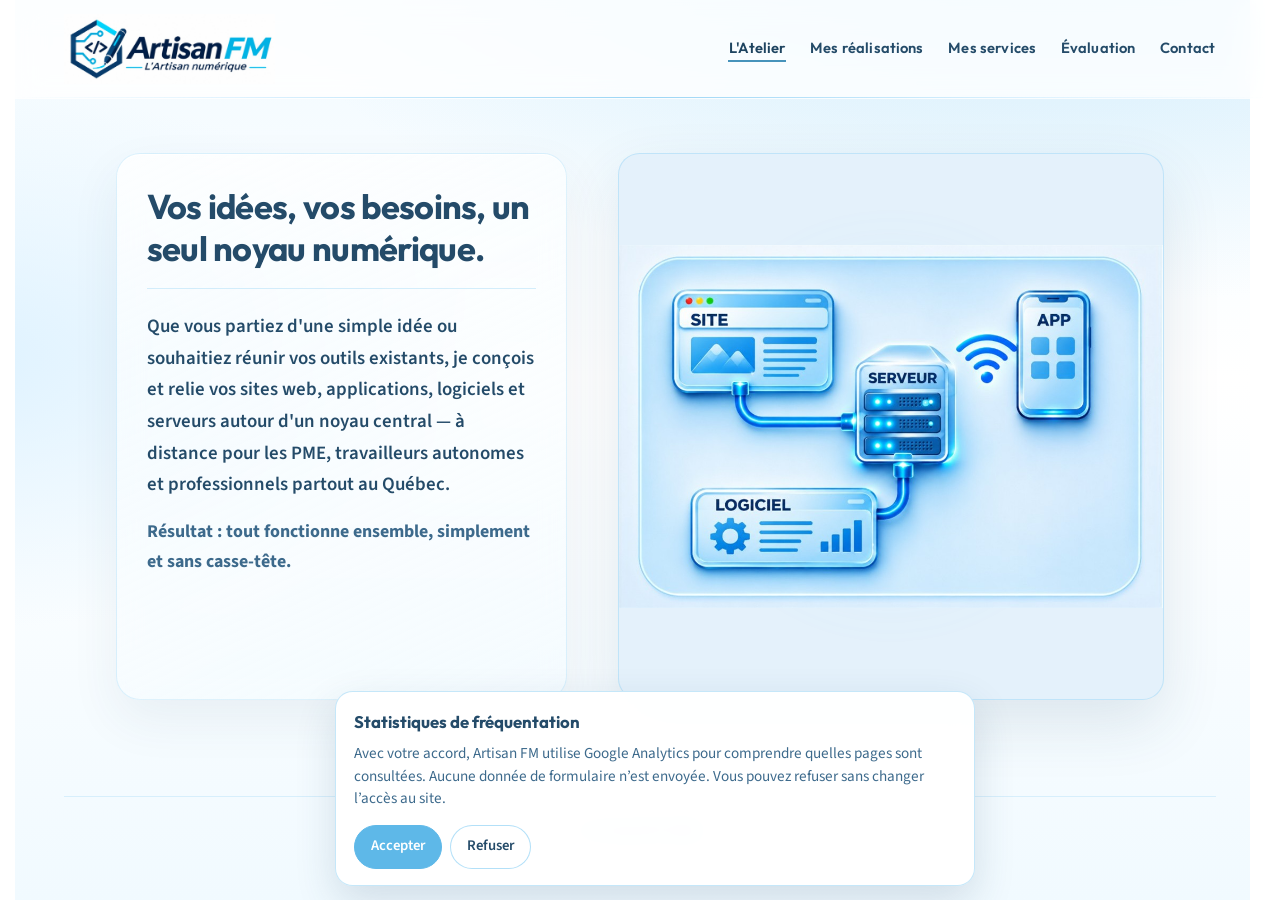
<file: index.html>
<!DOCTYPE html>
<html lang="fr-CA">
<head>
    <meta charset="UTF-8">
    <meta name="viewport" content="width=device-width, initial-scale=1">
    <meta name="robots" content="index, follow">
    <title>Artisan FM — Sites web, applications et logiciels sur mesure au Québec</title>
    <meta name="description" content="Création de sites web au Québec, développement d'applications et logiciels sur mesure, assemblage d'outils numériques, maintenance et soutien technique à distance pour PME.">
    <meta name="author" content="Francis Manseau">
    <link rel="canonical" href="https://artisanfm.ca/">
    <meta property="og:type" content="website">
    <meta property="og:locale" content="fr_CA">
    <meta property="og:site_name" content="Artisan FM">
    <meta property="og:url" content="https://artisanfm.ca/">
    <meta property="og:title" content="Artisan FM — Sites web, applications et logiciels sur mesure au Québec">
    <meta property="og:description" content="Solutions numériques pour PME, travailleurs autonomes et professionnels partout au Québec : sites web, applications, logiciels sur mesure, connexion d'outils et soutien à distance.">
    <meta property="og:image" content="https://artisanfm.ca/assets/brand/og-artisan-fm.png?v=og-frame-1">
    <meta property="og:image:width" content="1200">
    <meta property="og:image:height" content="630">
    <meta property="og:image:alt" content="Artisan FM — L'Artisan numérique">
    <meta name="twitter:card" content="summary_large_image">
    <meta name="twitter:title" content="Artisan FM — Sites web, applications et logiciels sur mesure au Québec">
    <meta name="twitter:description" content="Création de sites web au Québec, applications et logiciels sur mesure, maintenance et soutien technique à distance pour PME.">
    <meta name="twitter:image" content="https://artisanfm.ca/assets/brand/og-artisan-fm.png?v=og-frame-1">
    <link rel="icon" href="assets/brand/favicon.png?v=logo-hex-1" type="image/png">
    <link rel="apple-touch-icon" href="assets/brand/apple-touch-icon.png?v=logo-hex-1">
    <link rel="stylesheet" href="css/theme-lumineux.css?v=nav-mobile-1">
    <link rel="stylesheet" href="css/accueil.css?v=hero-tint-4">
    <script type="application/ld+json">
    {
      "@context": "https://schema.org",
      "@type": "ProfessionalService",
      "name": "Artisan FM",
      "alternateName": "L'Artisan numérique",
      "url": "https://artisanfm.ca/",
      "logo": "https://artisanfm.ca/assets/brand/logo-artisan-fm-complet.png?v=logo-hex-1",
      "image": "https://artisanfm.ca/assets/brand/logo-artisan-fm-complet.png?v=logo-hex-1",
      "description": "Artisan numérique indépendant au Québec. Création de sites web sur mesure, développement d'applications, logiciels personnalisés, assemblage, interconnexion, automatisation complémentaire et maintenance.",
      "email": "contact@artisanfm.ca",
      "founder": {
        "@type": "Person",
        "name": "Francis Manseau",
        "jobTitle": "Artisan numérique indépendant",
        "url": "https://artisanfm.ca/contact/"
      },
      "areaServed": [
        { "@type": "AdministrativeArea", "name": "Québec" },
        { "@type": "Country", "name": "Canada" }
      ],
      "availableLanguage": ["fr"],
      "priceRange": "75–100 $ CA/h",
      "serviceType": [
        "Création de sites web au Québec",
        "Développement d'applications sur mesure",
        "Création de logiciels sur mesure",
        "Assemblage et connexion d'outils numériques",
        "Maintenance de sites web",
        "Soutien technique à distance",
        "Solutions numériques pour PME au Québec"
      ],
      "hasOfferCatalog": {
        "@type": "OfferCatalog",
        "name": "Services Artisan FM",
        "itemListElement": [
          {
            "@type": "Offer",
            "priceSpecification": {
              "@type": "UnitPriceSpecification",
              "price": 100,
              "priceCurrency": "CAD",
              "unitCode": "HUR"
            },
            "itemOffered": {
              "@type": "Service",
              "name": "Création de sites web sur mesure",
              "description": "Sites vitrines, boutiques et plateformes web personnalisées pour PME et professionnels partout au Québec."
            }
          },
          {
            "@type": "Offer",
            "priceSpecification": {
              "@type": "UnitPriceSpecification",
              "price": 100,
              "priceCurrency": "CAD",
              "unitCode": "HUR"
            },
            "itemOffered": {
              "@type": "Service",
              "name": "Développement d'applications sur mesure",
              "description": "Applications adaptées aux besoins des utilisateurs, travailleurs autonomes et PME."
            }
          },
          {
            "@type": "Offer",
            "priceSpecification": {
              "@type": "UnitPriceSpecification",
              "price": 100,
              "priceCurrency": "CAD",
              "unitCode": "HUR"
            },
            "itemOffered": {
              "@type": "Service",
              "name": "Création de logiciels sur mesure",
              "description": "Outils de gestion, de calcul, d'organisation et de traitement d'informations."
            }
          },
          {
            "@type": "Offer",
            "priceSpecification": {
              "@type": "UnitPriceSpecification",
              "price": 100,
              "priceCurrency": "CAD",
              "unitCode": "HUR"
            },
            "itemOffered": {
              "@type": "Service",
              "name": "Assemblage et connexion d'outils numériques",
              "description": "Relier logiciels, applications et systèmes ; automatiser certaines tâches lorsque c'est pertinent."
            }
          },
          {
            "@type": "Offer",
            "priceSpecification": {
              "@type": "UnitPriceSpecification",
              "price": 75,
              "priceCurrency": "CAD",
              "unitCode": "HUR"
            },
            "itemOffered": {
              "@type": "Service",
              "name": "Maintenance de sites web et soutien technique à distance",
              "description": "Accompagnement après livraison, petites modifications, résolution de problèmes et ajustements évolutifs."
            }
          }
        ]
      }
    }
    </script>
</head>
<body class="page-atelier theme-lumineux">
    <a class="skip-link" href="#contenu">Aller au contenu</a>
    <header class="site-header">
        <a class="brand" href="index.html">
            <img class="brand-logo" src="assets/brand/logo-artisan-fm-complet.png?v=logo-hex-1" alt="Artisan FM — L'Artisan numérique" width="1024" height="341" decoding="async">
        </a>
        <button class="nav-toggle" type="button" aria-expanded="false" aria-controls="site-nav">Menu</button>
        <nav class="site-nav" id="site-nav" data-root="" data-active="atelier" aria-label="Navigation principale">
            <a href="index.html" aria-current="page">L'Atelier</a>
            <a href="realisations/index.html">Mes réalisations</a>
            <a href="services/index.html">Mes services</a>
            <a href="soumission/index.html">Évaluation</a>
            <a href="contact/index.html">Contact</a>
        </nav>
    </header>

    <main id="contenu">
        <section class="hero-assemble" aria-labelledby="hero-titre">
            <div class="hero-assemble__copy">
                <h1 id="hero-titre" class="hero-assemble__titre">Vos idées, vos besoins, un seul noyau numérique.</h1>

                <p class="hero-assemble__lead">Que vous partiez d'une simple idée ou souhaitiez réunir vos outils existants, je conçois et relie vos sites web, applications, logiciels et serveurs autour d'un noyau central — à distance pour les PME, travailleurs autonomes et professionnels partout au Québec.</p>

                <p class="hero-assemble__p"><strong>Résultat : tout fonctionne ensemble, simplement et sans casse-tête.</strong></p>
            </div>

            <div class="assemble-scene" id="assemble-scene" role="img" aria-label="Site et logiciel reliés au serveur par fibre optique ; application mobile communiquant sans fil.">
                <div class="assemble-scene__glow"></div>
                <div class="assemble-ref">
                    <img
                        class="assemble-ref__img"
                        src="assets/accueil/reseau-reference.jpg?v=neo2"
                        alt="Illustration : site web et logiciel reliés à un serveur par fibre optique, application mobile en communication sans fil."
                        width="1024"
                        height="682"
                        decoding="async"
                        fetchpriority="high">
                </div>

                <svg class="assemble-overlay" viewBox="0 0 1024 682" preserveAspectRatio="xMidYMid meet" role="presentation">
                    <defs>
                        <!--
                          Chemins maîtres alignés sur reseau-reference.jpg (1024×682, illustration Néo v2).
                          Un chemin par fibre — animations aller/retour partagent le même tracé.
                        -->
                        <path id="fiber-site" fill="none" d="M 252 220 C 248 232, 242 242, 228 256 C 220 268, 224 288, 227 306 C 229 318, 242 328, 268 333 L 420 333 C 432 333, 440 330, 445 324" />
                        <path id="fiber-soft" fill="none" d="M 475 501 L 485 501 L 497 501 L 504 499 L 511 497 L 513 492 L 520 489 L 529 490 L 533 485 L 535 479 L 530 470 L 532 464 L 538 456 L 532 448 L 536 440 L 534 432 L 533 424 L 530 419 L 526 410 L 530 400 L 536 395 L 536 388 L 536 382" />
                    </defs>

                    <g class="fiber-pulses">
                        <!-- Rouge : vers le serveur — 2 par fibre -->
                        <circle class="fiber-pulse fiber-pulse--in" r="6.6" cx="0" cy="0">
                            <animateMotion dur="3.5s" repeatCount="indefinite" calcMode="linear">
                                <mpath href="#fiber-site" />
                            </animateMotion>
                        </circle>
                        <circle class="fiber-pulse fiber-pulse--in" r="6.6" cx="0" cy="0">
                            <animateMotion dur="3.5s" repeatCount="indefinite" calcMode="linear" begin="1.75s">
                                <mpath href="#fiber-site" />
                            </animateMotion>
                        </circle>
                        <circle class="fiber-pulse fiber-pulse--in" r="6.3" cx="0" cy="0">
                            <animateMotion dur="3.2s" repeatCount="indefinite" calcMode="linear">
                                <mpath href="#fiber-soft" />
                            </animateMotion>
                        </circle>
                        <circle class="fiber-pulse fiber-pulse--in" r="6.3" cx="0" cy="0">
                            <animateMotion dur="3.2s" repeatCount="indefinite" calcMode="linear" begin="1.6s">
                                <mpath href="#fiber-soft" />
                            </animateMotion>
                        </circle>
                        <!-- Vert : en aval du serveur — 2 par fibre -->
                        <circle class="fiber-pulse fiber-pulse--out" r="6.6" cx="0" cy="0">
                            <animateMotion dur="3.5s" repeatCount="indefinite" calcMode="linear" keyPoints="1;0" keyTimes="0;1">
                                <mpath href="#fiber-site" />
                            </animateMotion>
                        </circle>
                        <circle class="fiber-pulse fiber-pulse--out" r="6.6" cx="0" cy="0">
                            <animateMotion dur="3.5s" repeatCount="indefinite" calcMode="linear" keyPoints="1;0" keyTimes="0;1" begin="1.75s">
                                <mpath href="#fiber-site" />
                            </animateMotion>
                        </circle>
                        <circle class="fiber-pulse fiber-pulse--out" r="6.3" cx="0" cy="0">
                            <animateMotion dur="3.2s" repeatCount="indefinite" calcMode="linear" keyPoints="1;0" keyTimes="0;1">
                                <mpath href="#fiber-soft" />
                            </animateMotion>
                        </circle>
                        <circle class="fiber-pulse fiber-pulse--out" r="6.3" cx="0" cy="0">
                            <animateMotion dur="3.2s" repeatCount="indefinite" calcMode="linear" keyPoints="1;0" keyTimes="0;1" begin="1.6s">
                                <mpath href="#fiber-soft" />
                            </animateMotion>
                        </circle>
                    </g>

                    <g class="wifi-boost">
                        <path class="wifi-ring" d="M 588 355 Q 616 300, 644 355" />
                        <path class="wifi-ring wifi-ring--b" d="M 576 368 Q 616 285, 656 368" />
                        <path class="wifi-ring" d="M 566 380 Q 616 272, 666 380" />
                    </g>
                </svg>
            </div>
        </section>
    </main>
    <footer class="site-footer">
        <p>&copy; ArtisanFM 2026</p>
    </footer>

    <script src="js/nav.js?v=evaluation-1"></script>
    <script src="js/assemble.js?v=hero-tint-4"></script>
    <script src="js/consent-analytics.js?v=1" defer></script>
</body>
</html>
</file>
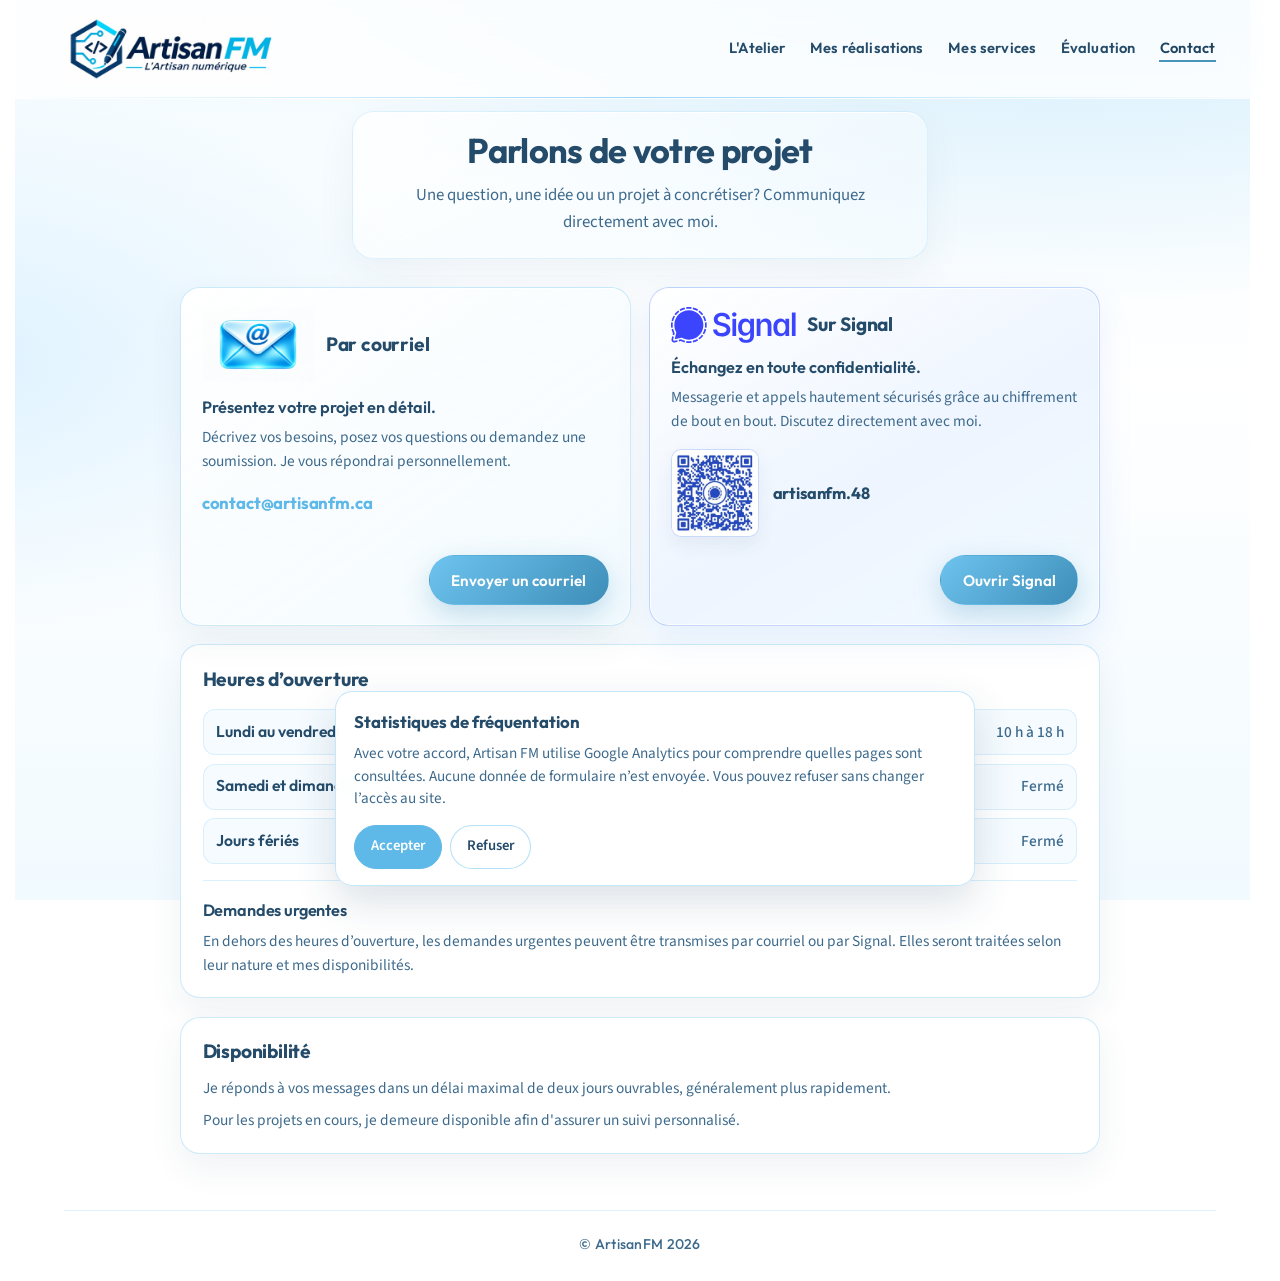
<file: contact/index.html>
<!DOCTYPE html>
<html lang="fr-CA">
<head>
    <meta charset="UTF-8">
    <meta name="viewport" content="width=device-width, initial-scale=1">
    <meta name="robots" content="index, follow">
    <title>Contact | Soutien technique à distance et projets au Québec — Artisan FM</title>
    <meta name="description" content="Contactez Francis Manseau (Artisan FM) pour vos solutions numériques pour PME, sites web, applications, maintenance ou soutien technique à distance partout au Québec.">
    <meta name="author" content="Francis Manseau">
    <link rel="canonical" href="https://artisanfm.ca/contact/">
    <meta property="og:type" content="website">
    <meta property="og:locale" content="fr_CA">
    <meta property="og:site_name" content="Artisan FM">
    <meta property="og:url" content="https://artisanfm.ca/contact/">
    <meta property="og:title" content="Contact | Artisan FM — Québec">
    <meta property="og:description" content="Services numériques à distance partout au Québec pour PME, travailleurs autonomes et professionnels. Courriel ou Signal.">
    <meta property="og:image" content="https://artisanfm.ca/assets/brand/og-artisan-fm.png?v=og-frame-1">
    <meta property="og:image:width" content="1200">
    <meta property="og:image:height" content="630">
    <meta property="og:image:alt" content="Artisan FM — L'Artisan numérique">
    <meta name="twitter:card" content="summary_large_image">
    <meta name="twitter:title" content="Contact | Artisan FM">
    <meta name="twitter:description" content="Solutions numériques et soutien technique à distance partout au Québec — contact@artisanfm.ca ou Signal.">
    <meta name="twitter:image" content="https://artisanfm.ca/assets/brand/og-artisan-fm.png?v=og-frame-1">
    <link rel="icon" href="../assets/brand/favicon.png?v=logo-hex-1" type="image/png">
    <link rel="apple-touch-icon" href="../assets/brand/apple-touch-icon.png?v=logo-hex-1">
    <link rel="stylesheet" href="../css/theme-lumineux.css?v=nav-mobile-1">
    <link rel="stylesheet" href="../css/contact.css?v=page-gutter-4">
    <script type="application/ld+json">
    {
      "@context": "https://schema.org",
      "@type": "ContactPage",
      "name": "Contact — Artisan FM",
      "url": "https://artisanfm.ca/contact/",
      "description": "Contacter Francis Manseau, artisan numérique indépendant au Québec, pour un projet ou un suivi.",
      "isPartOf": { "@type": "WebSite", "name": "Artisan FM", "url": "https://artisanfm.ca/" },
      "about": {
        "@type": "Person",
        "name": "Francis Manseau",
        "jobTitle": "Artisan numérique indépendant",
        "email": "contact@artisanfm.ca",
        "url": "https://artisanfm.ca/",
        "worksFor": { "@type": "ProfessionalService", "name": "Artisan FM", "url": "https://artisanfm.ca/" }
      }
    }
    </script>
</head>
<body class="page-contact theme-lumineux">
    <a class="skip-link" href="#contenu">Aller au contenu</a>
    <header class="site-header">
        <a class="brand" href="../index.html">
            <img class="brand-logo" src="../assets/brand/logo-artisan-fm-complet.png?v=logo-hex-1" alt="Artisan FM — L'Artisan numérique" width="1024" height="341" decoding="async">
        </a>
        <button class="nav-toggle" type="button" aria-expanded="false" aria-controls="site-nav">Menu</button>
        <nav class="site-nav" id="site-nav" data-root="../" data-active="contact" aria-label="Navigation principale">
            <a href="../index.html">L'Atelier</a>
            <a href="../realisations/index.html">Mes réalisations</a>
            <a href="../services/index.html">Mes services</a>
            <a href="../soumission/index.html">Évaluation</a>
            <a href="../contact/index.html" aria-current="page">Contact</a>
        </nav>
    </header>

    <main id="contenu">
        <header class="contact-intro">
            <h1>Parlons de votre projet</h1>
            <p>Une question, une idée ou un projet à concrétiser? Communiquez directement avec moi.</p>
        </header>

        <div class="contact-duo">
            <article class="contact-panel contact-panel--email">
                <div class="contact-panel__head">
                    <img
                        class="contact-panel__icon contact-panel__icon--email"
                        src="../assets/contact/icone-email.png?v=dispo-3"
                        alt=""
                        width="256"
                        height="256"
                        decoding="async">
                    <h2 class="contact-panel__title">Par courriel</h2>
                </div>
                <p class="contact-panel__lead">Présentez votre projet en détail.</p>
                <p class="contact-panel__text">Décrivez vos besoins, posez vos questions ou demandez une soumission. Je vous répondrai personnellement.</p>
                <p class="contact-panel__id">
                    <a href="mailto:contact@artisanfm.ca">contact@artisanfm.ca</a>
                </p>
                <div class="contact-panel__actions">
                    <a class="btn btn-primary" href="mailto:contact@artisanfm.ca">Envoyer un courriel</a>
                </div>
            </article>

            <article class="contact-panel contact-panel--signal">
                <div class="contact-panel__head">
                    <img
                        class="contact-panel__icon contact-panel__icon--signal"
                        src="../assets/contact/icone-signal.svg?v=dispo-2"
                        alt=""
                        width="560"
                        height="160"
                        decoding="async">
                    <h2 class="contact-panel__title">Sur Signal</h2>
                </div>
                <p class="contact-panel__lead">Échangez en toute confidentialité.</p>
                <p class="contact-panel__text">Messagerie et appels hautement sécurisés grâce au chiffrement de bout en bout. Discutez directement avec moi.</p>
                <div class="contact-panel__signal-row">
                    <a
                        class="contact-panel__qr"
                        href="https://signal.me/#eu/eMQDsLR4J5RsTX5u9DFFXiJTztq7CQgzHd_HFuCDbXTUvaRpvoZKaogABhO3iwLw"
                        target="_blank"
                        rel="noopener noreferrer">
                        <img src="../assets/contact/signal-qr.png" alt="Code QR Signal — artisanfm.48" width="512" height="512" decoding="async">
                    </a>
                    <p class="contact-panel__id contact-panel__id--signal">artisanfm.48</p>
                </div>
                <div class="contact-panel__actions">
                    <a
                        class="btn btn-primary contact-panel__btn-signal"
                        href="https://signal.me/#eu/eMQDsLR4J5RsTX5u9DFFXiJTztq7CQgzHd_HFuCDbXTUvaRpvoZKaogABhO3iwLw"
                        target="_blank"
                        rel="noopener noreferrer">Ouvrir Signal</a>
                </div>
            </article>
        </div>

        <article class="contact-panel contact-panel--heures">
            <h2 class="contact-panel__title">Heures d’ouverture</h2>
            <dl class="contact-heures">
                <div class="contact-heures__row">
                    <dt>Lundi au vendredi</dt>
                    <dd>10&nbsp;h à 18&nbsp;h</dd>
                </div>
                <div class="contact-heures__row">
                    <dt>Samedi et dimanche</dt>
                    <dd>Fermé</dd>
                </div>
                <div class="contact-heures__row">
                    <dt>Jours fériés</dt>
                    <dd>Fermé</dd>
                </div>
            </dl>
            <div class="contact-heures__urgent">
                <h3 class="contact-heures__urgent-title">Demandes urgentes</h3>
                <p class="contact-panel__text">En dehors des heures d’ouverture, les demandes urgentes peuvent être transmises par courriel ou par Signal. Elles seront traitées selon leur nature et mes disponibilités.</p>
            </div>
        </article>

        <article class="contact-panel contact-panel--dispo">
            <h2 class="contact-panel__title">Disponibilité</h2>
            <p class="contact-panel__text">Je réponds à vos messages dans un délai maximal de deux jours ouvrables, généralement plus rapidement.</p>
            <p class="contact-panel__text contact-panel__text--suite">Pour les projets en cours, je demeure disponible afin d'assurer un suivi personnalisé.</p>
        </article>
    </main>

    <footer class="site-footer">
        <p>&copy; ArtisanFM 2026</p>
    </footer>
    <script src="../js/nav.js?v=evaluation-1"></script>
    <script src="../js/consent-analytics.js?v=1" defer></script>
</body>
</html>
</file>
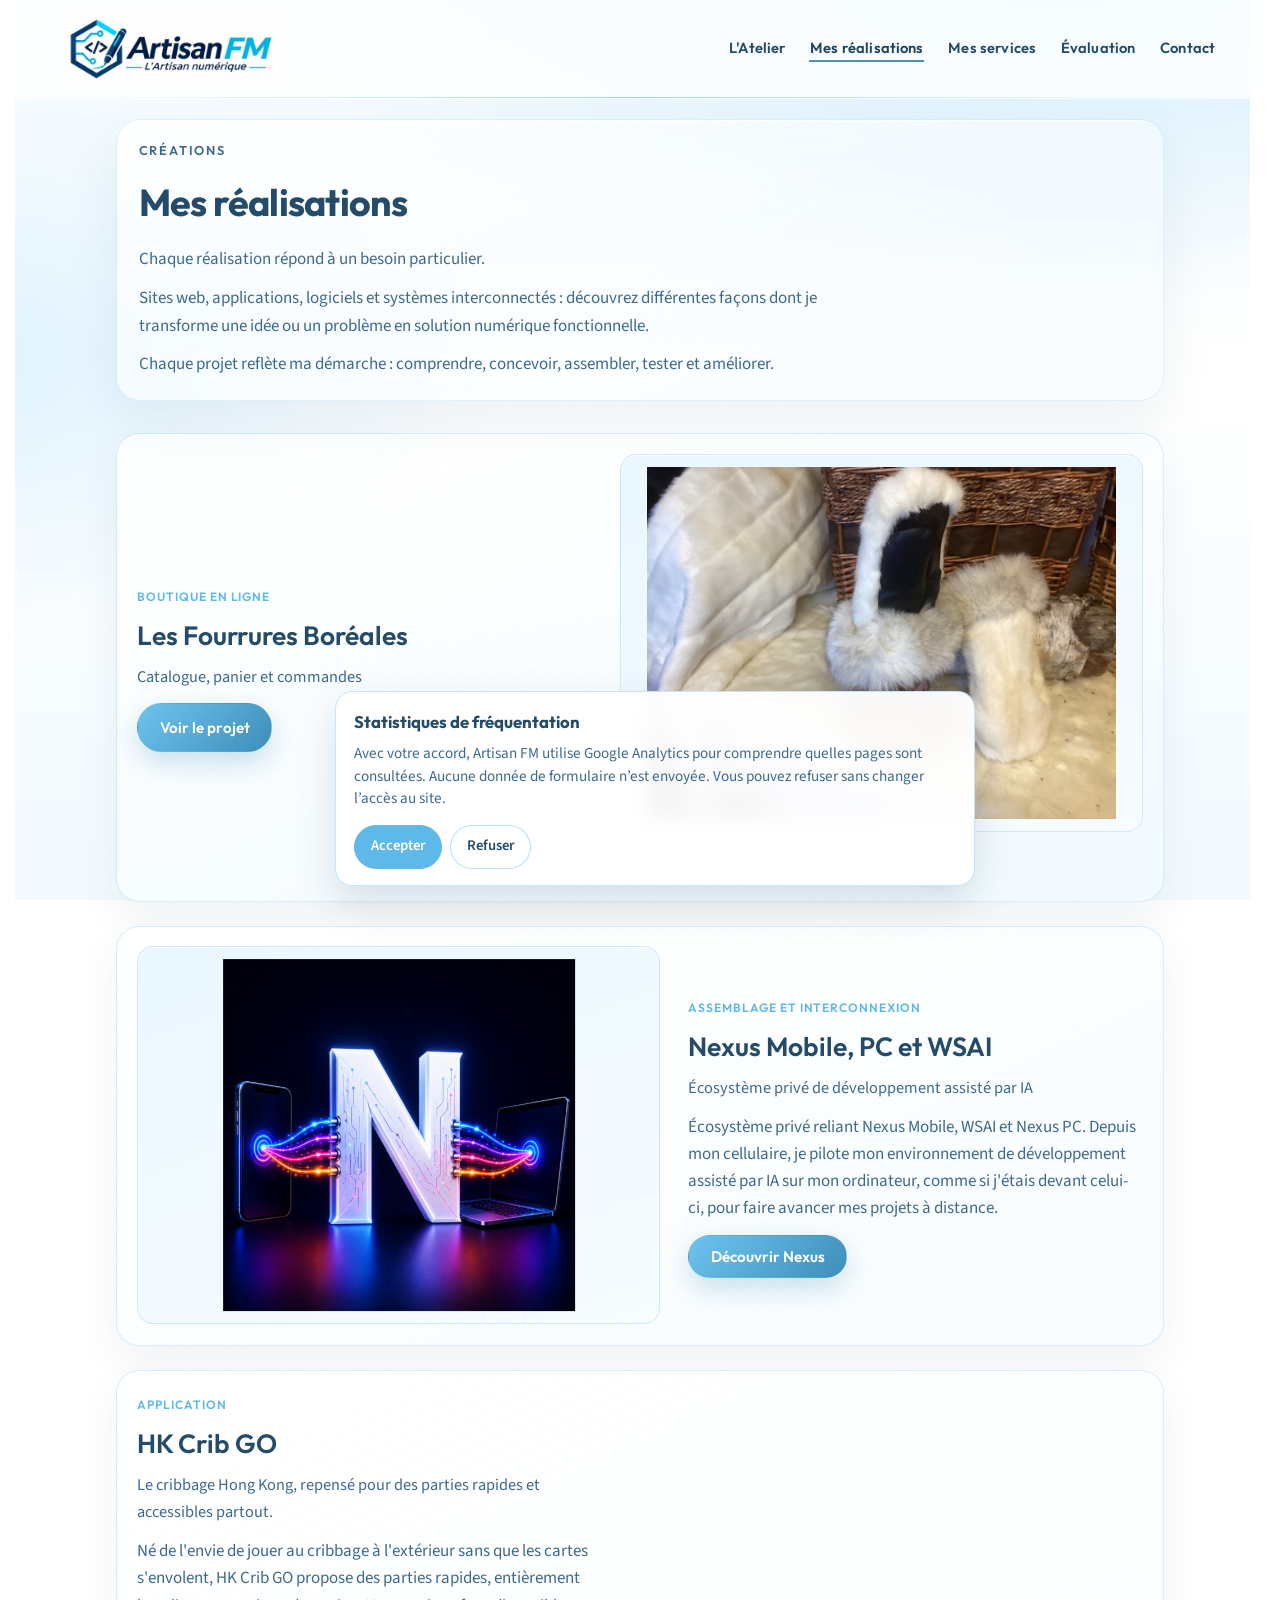
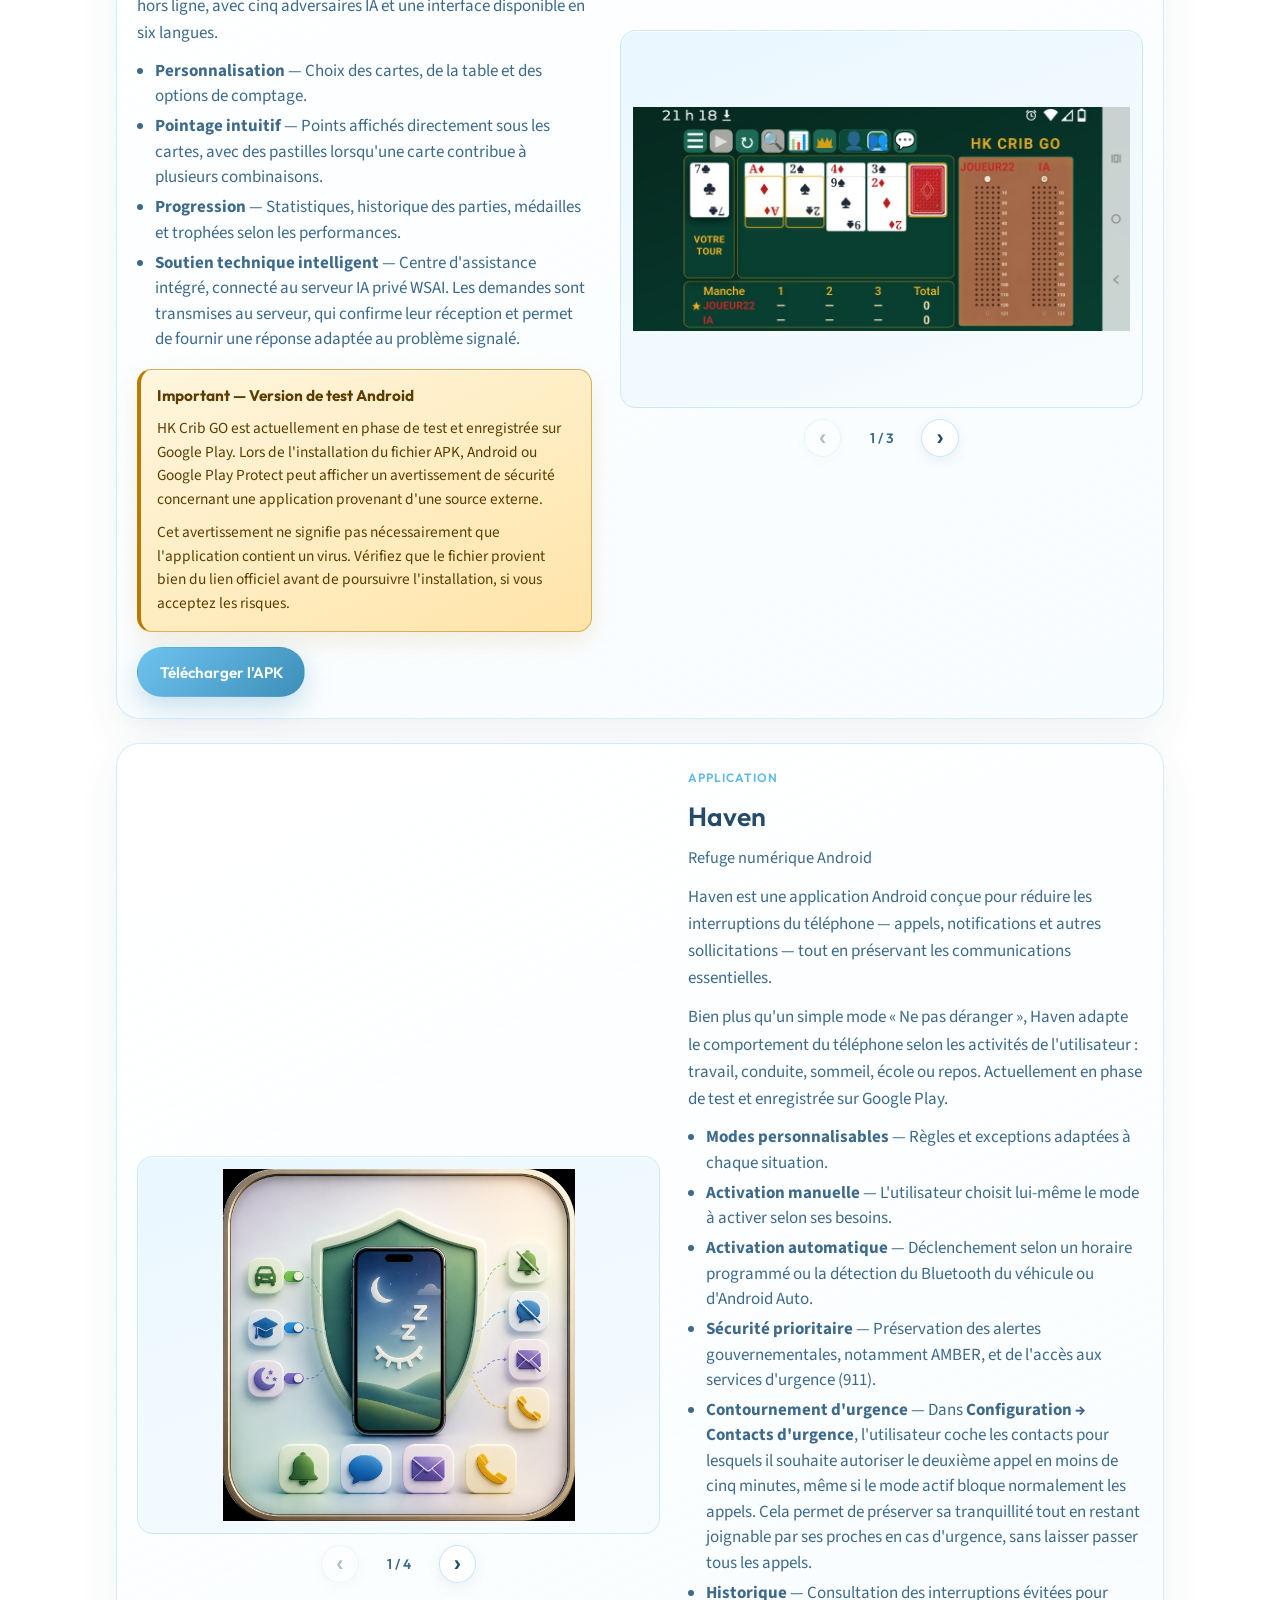
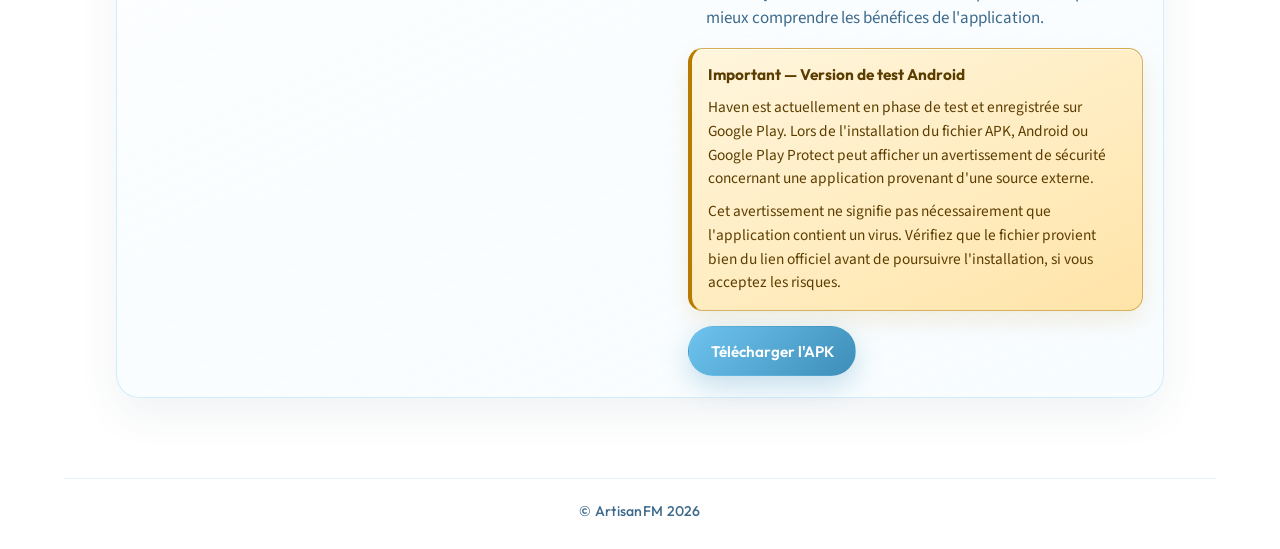
<file: realisations/index.html>
<!DOCTYPE html>
<html lang="fr-CA">
<head>
    <meta charset="UTF-8">
    <meta name="viewport" content="width=device-width, initial-scale=1">
    <meta name="robots" content="index, follow">
    <title>Réalisations | Sites web, applications et logiciels sur mesure au Québec — Artisan FM</title>
    <meta name="description" content="Réalisations Artisan FM au Québec : Fourrures Boréales, Nexus, HK Crib GO et Haven. Création de sites web, développement d'applications et connexion d'outils numériques sur mesure.">
    <meta name="author" content="Francis Manseau">
    <link rel="canonical" href="https://artisanfm.ca/realisations/">
    <meta property="og:type" content="website">
    <meta property="og:locale" content="fr_CA">
    <meta property="og:site_name" content="Artisan FM">
    <meta property="og:url" content="https://artisanfm.ca/realisations/">
    <meta property="og:title" content="Mes réalisations | Artisan FM — Québec">
    <meta property="og:description" content="Projets concrets au Québec : sites web, applications, logiciels sur mesure et outils numériques interconnectés.">
    <meta property="og:image" content="https://artisanfm.ca/assets/brand/og-artisan-fm.png?v=og-frame-1">
    <meta property="og:image:width" content="1200">
    <meta property="og:image:height" content="630">
    <meta property="og:image:alt" content="Artisan FM — L'Artisan numérique">
    <meta name="twitter:card" content="summary_large_image">
    <meta name="twitter:title" content="Mes réalisations | Artisan FM">
    <meta name="twitter:description" content="Sites web, applications et logiciels sur mesure réalisés au Québec — Artisan FM.">
    <meta name="twitter:image" content="https://artisanfm.ca/assets/brand/og-artisan-fm.png?v=og-frame-1">
    <link rel="icon" href="../assets/brand/favicon.png?v=logo-hex-1" type="image/png">
    <link rel="apple-touch-icon" href="../assets/brand/apple-touch-icon.png?v=logo-hex-1">
    <link rel="stylesheet" href="../css/theme-lumineux.css?v=nav-mobile-1">
    <link rel="stylesheet" href="../css/realisations.css?v=intro-full-1">
    <script type="application/ld+json">
    {
      "@context": "https://schema.org",
      "@type": "CollectionPage",
      "name": "Mes réalisations — Artisan FM",
      "url": "https://artisanfm.ca/realisations/",
      "description": "Galerie de projets : sites web, applications et systèmes interconnectés.",
      "isPartOf": { "@type": "WebSite", "name": "Artisan FM", "url": "https://artisanfm.ca/" },
      "mainEntity": {
        "@type": "ItemList",
        "itemListElement": [
          { "@type": "ListItem", "position": 1, "name": "Les Fourrures Boréales", "url": "https://artisanfm.ca/realisations/#apercu-fourrures" },
          { "@type": "ListItem", "position": 2, "name": "Nexus Mobile, PC et WSAI", "url": "https://artisanfm.ca/realisations/#apercu-nexus" },
          { "@type": "ListItem", "position": 3, "name": "HK Crib GO", "url": "https://artisanfm.ca/realisations/#apercu-hk" },
          { "@type": "ListItem", "position": 4, "name": "Haven", "url": "https://artisanfm.ca/realisations/#apercu-haven" }
        ]
      }
    }
    </script>
</head>
<body class="page-realisations theme-lumineux">
    <a class="skip-link" href="#contenu">Aller au contenu</a>
    <header class="site-header">
        <a class="brand" href="../index.html">
            <img class="brand-logo" src="../assets/brand/logo-artisan-fm-complet.png?v=logo-hex-1" alt="Artisan FM — L'Artisan numérique" width="1024" height="341" decoding="async">
        </a>
        <button class="nav-toggle" type="button" aria-expanded="false" aria-controls="site-nav">Menu</button>
        <nav class="site-nav" id="site-nav" data-root="../" data-active="realisations" aria-label="Navigation principale">
            <a href="../index.html">L'Atelier</a>
            <a href="../realisations/index.html" aria-current="page">Mes réalisations</a>
            <a href="../services/index.html">Mes services</a>
            <a href="../soumission/index.html">Évaluation</a>
            <a href="../contact/index.html">Contact</a>
        </nav>
    </header>

    <main id="contenu">
        <header class="real-intro">
            <p class="real-intro__eyebrow">Créations</p>
            <h1>Mes réalisations</h1>
            <p>Chaque réalisation répond à un besoin particulier.</p>
            <p>Sites web, applications, logiciels et systèmes interconnectés : découvrez différentes façons dont je transforme une idée ou un problème en solution numérique fonctionnelle.</p>
            <p>Chaque projet reflète ma démarche : comprendre, concevoir, assembler, tester et améliorer.</p>
        </header>

        <div class="real-liste" id="real-grille" data-static="true" aria-label="Liste des réalisations">

            <article class="real-bandeau real-bandeau--texte-gauche" id="apercu-fourrures">
                <div class="real-bandeau__haut">
                    <div class="real-bandeau__texte">
                        <span class="real-bandeau__cat">Boutique en ligne</span>
                        <h2 class="real-bandeau__titre" id="titre-fourrures">Les Fourrures Boréales</h2>
                        <p class="real-bandeau__sous">Catalogue, panier et commandes</p>
                        <div class="real-bandeau__actions">
                            <a class="btn btn-primary" href="https://lesfourruresboreales.ca" target="_blank" rel="noopener noreferrer">Voir le projet</a>
                        </div>
                    </div>
                    <div class="real-bandeau__media">
                        <div class="real-carrousel" data-carrousel="liste-fourrures" data-index="0" data-count="2">
                            <div class="real-carrousel__viewport">
                                <div class="real-carrousel__track">
                                    <figure class="real-carrousel__slide">
                                        <button type="button" class="real-carrousel__zoom" data-lightbox-src="../assets/realisations/fourrures-mitaines.png" data-lightbox-alt="Les Fourrures Boréales — mitaines" data-lightbox-gallery="fourrures" aria-label="Agrandir : Les Fourrures Boréales — mitaines">
                                            <img src="../assets/realisations/fourrures-mitaines.png" alt="Les Fourrures Boréales — mitaines" loading="eager" decoding="async">
                                        </button>
                                    </figure>
                                    <figure class="real-carrousel__slide">
                                        <button type="button" class="real-carrousel__zoom" data-lightbox-src="../assets/realisations/fourrures-ambiance.png" data-lightbox-alt="Les Fourrures Boréales — ambiance" data-lightbox-gallery="fourrures" aria-label="Agrandir : Les Fourrures Boréales — ambiance">
                                            <img src="../assets/realisations/fourrures-ambiance.png" alt="Les Fourrures Boréales — ambiance" loading="lazy" decoding="async">
                                        </button>
                                    </figure>
                                </div>
                            </div>
                            <div class="real-carrousel__nav">
                                <button type="button" class="real-carrousel__btn" data-carrousel-prev="liste-fourrures" aria-label="Photo précédente">‹</button>
                                <span class="real-carrousel__compteur" data-carrousel-count="liste-fourrures" aria-live="polite">1 / 2</span>
                                <button type="button" class="real-carrousel__btn" data-carrousel-next="liste-fourrures" aria-label="Photo suivante">›</button>
                            </div>
                        </div>
                    </div>
                </div>
            </article>

            <article class="real-bandeau real-bandeau--image-gauche real-bandeau--accordeon" id="apercu-nexus">
                <div class="real-bandeau__haut">
                    <div class="real-bandeau__texte">
                        <span class="real-bandeau__cat">Assemblage et interconnexion</span>
                        <h2 class="real-bandeau__titre" id="titre-nexus">Nexus Mobile, PC et WSAI</h2>
                        <p class="real-bandeau__sous">Écosystème privé de développement assisté par IA</p>
                        <p class="real-bandeau__desc">Écosystème privé reliant Nexus Mobile, WSAI et Nexus PC. Depuis mon cellulaire, je pilote mon environnement de développement assisté par IA sur mon ordinateur, comme si j'étais devant celui-ci, pour faire avancer mes projets à distance.</p>
                        <div class="real-bandeau__actions">
                            <button type="button" class="btn btn-primary" data-accordeon-toggle="nexus" aria-expanded="false" aria-controls="accordeon-nexus" id="btn-accordeon-nexus">Découvrir Nexus</button>
                        </div>
                    </div>
                    <div class="real-bandeau__media">
                        <div class="real-carrousel" data-carrousel="liste-nexus" data-index="0" data-count="1">
                            <div class="real-carrousel__viewport">
                                <div class="real-carrousel__track">
                                    <figure class="real-carrousel__slide">
                                        <button type="button" class="real-carrousel__zoom" data-lightbox-src="../assets/realisations/nexus/nexus-bridge.png" data-lightbox-alt="Nexus — vue d'ensemble Mobile, WSAI et PC" data-lightbox-gallery="nexus" aria-label="Agrandir : Nexus — vue d'ensemble Mobile, WSAI et PC">
                                            <img src="../assets/realisations/nexus/nexus-bridge.png" alt="Nexus — vue d'ensemble Mobile, WSAI et PC" loading="eager" decoding="async">
                                        </button>
                                    </figure>
                                </div>
                            </div>
                        </div>
                    </div>
                </div>
                <div class="real-accordeon" id="accordeon-nexus" role="region" aria-labelledby="titre-nexus" hidden>
                    <div class="real-accordeon__inner">
                        <figure class="real-accordeon__circuit">
                            <button type="button" class="real-accordeon__circuit-zoom" data-lightbox-src="../assets/realisations/nexus/ecosysteme-nexus-circuit-complet.jpg" data-lightbox-alt="Schéma de l'écosystème Nexus montrant les connexions entre Nexus Mobile, WSAI, Nexus PC, l'IA codeur locale, Git et le Web." data-lightbox-gallery="nexus" aria-label="Agrandir le schéma Nexus">
                                <img src="../assets/realisations/nexus/ecosysteme-nexus-circuit-complet.jpg" alt="Schéma de l'écosystème Nexus montrant les connexions entre Nexus Mobile, WSAI, Nexus PC, l'IA codeur locale, Git et le Web." loading="lazy" decoding="async">
                            </button>
                        </figure>
                        <section class="real-section real-section--texte-gauche">
                            <div class="real-section__texte">
                                <h3>Nexus Mobile</h3>
                                <p>Application Android conçue comme point d'entrée de l'écosystème : écrire les demandes, choisir l'agent et suivre le travail à distance, sans rester devant l'ordinateur.</p>
                                <ul>
                                    <li>Objectif — poursuivre un projet depuis le téléphone, là où je me trouve</li>
                                    <li>Fonctionnalités — chat mission, choix d'agent (dont le programmeur IA intégré sur le PC), options et préférences</li>
                                    <li>Fonctionnement — envoi des missions vers WSAI ; suivi du travail à distance</li>
                                    <li>Rôle dans Nexus — interface mobile de pilotage de l'écosystème</li>
                                    <li>Interactions vérifiées — dialogue avec WSAI ; réveil du PC via Wake-on-LAN</li>
                                    <li>Conception et assemblage — application Android intégrée au reste du circuit Nexus</li>
                                </ul>
                            </div>
                            <div class="real-section__media">
                                <div class="real-carrousel" data-carrousel="nexus-mobile" data-index="0" data-count="3">
                                    <div class="real-carrousel__viewport">
                                        <div class="real-carrousel__track">
                                            <figure class="real-carrousel__slide">
                                                <button type="button" class="real-carrousel__zoom" data-lightbox-src="../assets/realisations/nexus/04-chat-mission.png" data-lightbox-alt="Nexus Mobile — chat mission" data-lightbox-gallery="nexus-mobile" aria-label="Agrandir : Nexus Mobile — chat mission">
                                                    <img src="../assets/realisations/nexus/04-chat-mission.png" alt="Nexus Mobile — chat mission" loading="lazy" decoding="async" width="1220" height="2712">
                                                </button>
                                            </figure>
                                            <figure class="real-carrousel__slide">
                                                <button type="button" class="real-carrousel__zoom" data-lightbox-src="../assets/realisations/nexus/02-agents.jpg" data-lightbox-alt="Nexus Mobile — choix des agents" data-lightbox-gallery="nexus-mobile" aria-label="Agrandir : Nexus Mobile — agents">
                                                    <img src="../assets/realisations/nexus/02-agents.jpg" alt="Nexus Mobile — choix des agents" loading="lazy" decoding="async" width="1220" height="2712">
                                                </button>
                                            </figure>
                                            <figure class="real-carrousel__slide">
                                                <button type="button" class="real-carrousel__zoom" data-lightbox-src="../assets/realisations/nexus/01-options.png" data-lightbox-alt="Nexus Mobile — options" data-lightbox-gallery="nexus-mobile" aria-label="Agrandir : Nexus Mobile — options">
                                                    <img src="../assets/realisations/nexus/01-options.png" alt="Nexus Mobile — options" loading="lazy" decoding="async" width="1220" height="2712">
                                                </button>
                                            </figure>
                                        </div>
                                    </div>
                                    <div class="real-carrousel__nav">
                                        <button type="button" class="real-carrousel__btn" data-carrousel-prev="nexus-mobile" aria-label="Photo précédente">‹</button>
                                        <span class="real-carrousel__compteur" data-carrousel-count="nexus-mobile" aria-live="polite">1 / 3</span>
                                        <button type="button" class="real-carrousel__btn" data-carrousel-next="nexus-mobile" aria-label="Photo suivante">›</button>
                                    </div>
                                </div>
                            </div>
                        </section>
                        <section class="real-section real-section--image-gauche">
                            <div class="real-section__media">
                                <div class="real-carrousel" data-carrousel="nexus-pc" data-index="0" data-count="1">
                                    <div class="real-carrousel__viewport">
                                        <div class="real-carrousel__track">
                                            <figure class="real-carrousel__slide">
                                                <button type="button" class="real-carrousel__zoom" data-lightbox-src="../assets/realisations/nexus/nexus-bridge-control-center.png" data-lightbox-alt="Nexus PC — centre de contrôle" data-lightbox-gallery="nexus-pc" aria-label="Agrandir : Nexus PC — centre de contrôle">
                                                    <img src="../assets/realisations/nexus/nexus-bridge-control-center.png" alt="Nexus PC — centre de contrôle" loading="lazy" decoding="async" width="800" height="852">
                                                </button>
                                            </figure>
                                        </div>
                                    </div>
                                </div>
                            </div>
                            <div class="real-section__texte">
                                <h3>Nexus PC</h3>
                                <p>Logiciel Windows permettant de contrôler à distance un agent IA spécialisé en programmation, directement sur mon ordinateur, à partir de mon téléphone.</p>
                                <ul>
                                    <li>Objectif — Piloter et poursuivre des projets de développement à distance.</li>
                                    <li>Fonctionnalités — Centre de contrôle, communication avec l'IA codeur et maintien du contexte de travail.</li>
                                    <li>Fonctionnement — Les instructions envoyées depuis le mobile sont transmises à l'IA sur le PC, puis les résultats sont retournés au téléphone.</li>
                                    <li>Rôle dans Nexus — Centre d'exécution local de l'écosystème.</li>
                                    <li>Interactions vérifiées — Communication bidirectionnelle entre le mobile et le PC.</li>
                                    <li>Conception et assemblage — Intégration du poste Windows dans l'écosystème Mobile ↔ WSAI ↔ PC.</li>
                                </ul>
                            </div>
                        </section>
                        <section class="real-section real-section--texte-gauche">
                            <div class="real-section__texte">
                                <h3>WSAI</h3>
                                <p><strong>Serveur IA privé et noyau central de l'écosystème Nexus.</strong></p>
                                <p>WSAI est un serveur IA privé qui assure la communication entre Nexus Mobile, Nexus PC et les agents IA. Il reçoit et relaie les demandes, coordonne les échanges et permet de piloter l'ensemble depuis une console servant de tableau de bord.</p>
                                <ul>
                                    <li><strong>Objectif</strong> — Relayer les demandes et faire communiquer Nexus Mobile, Nexus PC et les agents IA.</li>
                                    <li><strong>Fonctionnalités</strong> — Transport des missions, communication avec les agents et console de supervision.</li>
                                    <li><strong>Fonctionnement</strong> — Serveur central assurant les échanges entre les différentes composantes.</li>
                                    <li><strong>Rôle dans Nexus</strong> — Noyau de communication et plaque tournante de l'écosystème.</li>
                                    <li><strong>Interactions vérifiées</strong> — Nexus Mobile ↔ WSAI ↔ Nexus PC.</li>
                                    <li><strong>Conception et assemblage</strong> — Serveur conçu pour interconnecter les composantes tout en préservant leur indépendance.</li>
                                </ul>
                            </div>
                            <div class="real-section__media">
                                <div class="real-carrousel" data-carrousel="nexus-wsai" data-index="0" data-count="1">
                                    <div class="real-carrousel__viewport">
                                        <div class="real-carrousel__track">
                                            <figure class="real-carrousel__slide">
                                                <button type="button" class="real-carrousel__zoom" data-lightbox-src="../assets/realisations/nexus/wsai-console-dashboard.png" data-lightbox-alt="WSAI — console tableau de bord" data-lightbox-gallery="nexus-wsai" aria-label="Agrandir : WSAI — console">
                                                    <img src="../assets/realisations/nexus/wsai-console-dashboard.png" alt="WSAI — console tableau de bord" loading="lazy" decoding="async" width="1013" height="468">
                                                </button>
                                            </figure>
                                        </div>
                                    </div>
                                </div>
                            </div>
                        </section>
                    </div>
                </div>
            </article>

            <article class="real-bandeau real-bandeau--texte-gauche" id="apercu-hk">
                <div class="real-bandeau__haut">
                    <div class="real-bandeau__texte">
                        <span class="real-bandeau__cat">Application</span>
                        <h2 class="real-bandeau__titre" id="titre-hk">HK Crib GO</h2>
                        <p class="real-bandeau__sous">Le cribbage Hong Kong, repensé pour des parties rapides et accessibles partout.</p>
                        <p class="real-bandeau__desc">Né de l'envie de jouer au cribbage à l'extérieur sans que les cartes s'envolent, HK Crib GO propose des parties rapides, entièrement hors ligne, avec cinq adversaires IA et une interface disponible en six langues.</p>
                        <ul class="real-bandeau__points">
                            <li><strong>Personnalisation</strong> — Choix des cartes, de la table et des options de comptage.</li>
                            <li><strong>Pointage intuitif</strong> — Points affichés directement sous les cartes, avec des pastilles lorsqu'une carte contribue à plusieurs combinaisons.</li>
                            <li><strong>Progression</strong> — Statistiques, historique des parties, médailles et trophées selon les performances.</li>
                            <li><strong>Soutien technique intelligent</strong> — Centre d'assistance intégré, connecté au serveur IA privé WSAI. Les demandes sont transmises au serveur, qui confirme leur réception et permet de fournir une réponse adaptée au problème signalé.</li>
                        </ul>
                        <aside class="real-apk-warn" role="note" aria-label="Avertissement installation APK HK Crib GO">
                            <p class="real-apk-warn__title">Important — Version de test Android</p>
                            <p>HK Crib GO est actuellement en phase de test et enregistrée sur Google Play. Lors de l'installation du fichier APK, Android ou Google Play Protect peut afficher un avertissement de sécurité concernant une application provenant d'une source externe.</p>
                            <p>Cet avertissement ne signifie pas nécessairement que l'application contient un virus. Vérifiez que le fichier provient bien du lien officiel avant de poursuivre l'installation, si vous acceptez les risques.</p>
                        </aside>
                        <div class="real-bandeau__actions">
                            <a class="btn btn-primary" href="https://github.com/francismanseau-oss/hk-crib-go-apk/releases/download/v2.0.11/HK-Crib-GO-2.0.11.apk" target="_blank" rel="noopener noreferrer">Télécharger l'APK</a>
                        </div>
                    </div>
                    <div class="real-bandeau__media">
                        <div class="real-carrousel" data-carrousel="liste-hk" data-index="0" data-count="3">
                            <div class="real-carrousel__viewport">
                                <div class="real-carrousel__track">
                                    <figure class="real-carrousel__slide">
                                        <button type="button" class="real-carrousel__zoom" data-lightbox-src="../assets/realisations/hk/partie-en-cours.png" data-lightbox-alt="HK Crib GO — Partie en cours contre l'IA" data-lightbox-gallery="hk" aria-label="Agrandir : HK Crib GO — Partie en cours contre l'IA">
                                            <img src="../assets/realisations/hk/partie-en-cours.png" alt="HK Crib GO — Partie en cours contre l'IA" loading="eager" decoding="async">
                                        </button>
                                    </figure>
                                    <figure class="real-carrousel__slide">
                                        <button type="button" class="real-carrousel__zoom" data-lightbox-src="../assets/realisations/hk/menu-parametres.png" data-lightbox-alt="HK Crib GO — Fin d'un round" data-lightbox-gallery="hk" aria-label="Agrandir : HK Crib GO — Fin d'un round">
                                            <img src="../assets/realisations/hk/menu-parametres.png" alt="HK Crib GO — Fin d'un round" loading="lazy" decoding="async">
                                        </button>
                                    </figure>
                                    <figure class="real-carrousel__slide">
                                        <button type="button" class="real-carrousel__zoom" data-lightbox-src="../assets/realisations/hk/support-centre.png" data-lightbox-alt="HK Crib GO — Centre de support technique" data-lightbox-gallery="hk" aria-label="Agrandir : HK Crib GO — Centre de support technique">
                                            <img src="../assets/realisations/hk/support-centre.png" alt="HK Crib GO — Centre de support technique" loading="lazy" decoding="async">
                                        </button>
                                    </figure>
                                </div>
                            </div>
                            <div class="real-carrousel__nav">
                                <button type="button" class="real-carrousel__btn" data-carrousel-prev="liste-hk" aria-label="Photo précédente">‹</button>
                                <span class="real-carrousel__compteur" data-carrousel-count="liste-hk" aria-live="polite">1 / 3</span>
                                <button type="button" class="real-carrousel__btn" data-carrousel-next="liste-hk" aria-label="Photo suivante">›</button>
                            </div>
                        </div>
                    </div>
                </div>
            </article>

            <article class="real-bandeau real-bandeau--image-gauche" id="apercu-haven">
                <div class="real-bandeau__haut">
                    <div class="real-bandeau__texte">
                        <span class="real-bandeau__cat">Application</span>
                        <h2 class="real-bandeau__titre" id="titre-haven">Haven</h2>
                        <p class="real-bandeau__sous">Refuge numérique Android</p>
                        <p class="real-bandeau__desc">Haven est une application Android conçue pour réduire les interruptions du téléphone — appels, notifications et autres sollicitations — tout en préservant les communications essentielles.</p>
                        <p class="real-bandeau__desc">Bien plus qu'un simple mode « Ne pas déranger », Haven adapte le comportement du téléphone selon les activités de l'utilisateur : travail, conduite, sommeil, école ou repos. Actuellement en phase de test et enregistrée sur Google Play.</p>
                        <ul class="real-bandeau__points">
                            <li><strong>Modes personnalisables</strong> — Règles et exceptions adaptées à chaque situation.</li>
                            <li><strong>Activation manuelle</strong> — L'utilisateur choisit lui-même le mode à activer selon ses besoins.</li>
                            <li><strong>Activation automatique</strong> — Déclenchement selon un horaire programmé ou la détection du Bluetooth du véhicule ou d'Android Auto.</li>
                            <li><strong>Sécurité prioritaire</strong> — Préservation des alertes gouvernementales, notamment AMBER, et de l'accès aux services d'urgence (911).</li>
                            <li><strong>Contournement d'urgence</strong> — Dans <strong>Configuration → Contacts d'urgence</strong>, l'utilisateur coche les contacts pour lesquels il souhaite autoriser le deuxième appel en moins de cinq minutes, même si le mode actif bloque normalement les appels. Cela permet de préserver sa tranquillité tout en restant joignable par ses proches en cas d'urgence, sans laisser passer tous les appels.</li>
                            <li><strong>Historique</strong> — Consultation des interruptions évitées pour mieux comprendre les bénéfices de l'application.</li>
                        </ul>
                        <aside class="real-apk-warn" role="note" aria-label="Avertissement installation APK Haven">
                            <p class="real-apk-warn__title">Important — Version de test Android</p>
                            <p>Haven est actuellement en phase de test et enregistrée sur Google Play. Lors de l'installation du fichier APK, Android ou Google Play Protect peut afficher un avertissement de sécurité concernant une application provenant d'une source externe.</p>
                            <p>Cet avertissement ne signifie pas nécessairement que l'application contient un virus. Vérifiez que le fichier provient bien du lien officiel avant de poursuivre l'installation, si vous acceptez les risques.</p>
                        </aside>
                        <div class="real-bandeau__actions">
                            <a class="btn btn-primary" href="https://github.com/francismanseau-oss/haven-apk/releases/latest/download/haven.apk" target="_blank" rel="noopener noreferrer">Télécharger l'APK</a>
                        </div>
                    </div>
                    <div class="real-bandeau__media">
                        <div class="real-carrousel" data-carrousel="liste-haven" data-index="0" data-count="4">
                            <div class="real-carrousel__viewport">
                                <div class="real-carrousel__track">
                                    <figure class="real-carrousel__slide">
                                        <button type="button" class="real-carrousel__zoom" data-lightbox-src="../assets/realisations/haven/haven.png" data-lightbox-alt="Haven — refuge numérique Android" data-lightbox-gallery="haven" aria-label="Agrandir : Haven — refuge numérique Android">
                                            <img src="../assets/realisations/haven/haven.png" alt="Haven — refuge numérique Android" loading="eager" decoding="async">
                                        </button>
                                    </figure>
                                    <figure class="real-carrousel__slide">
                                        <button type="button" class="real-carrousel__zoom" data-lightbox-src="../assets/realisations/haven/01-accueil.png" data-lightbox-alt="Haven — Accueil : modes Jour, Conduite, Sommeil, Travail" data-lightbox-gallery="haven" aria-label="Agrandir : Haven — Accueil">
                                            <img src="../assets/realisations/haven/01-accueil.png" alt="Haven — Accueil : modes Jour, Conduite, Sommeil, Travail" loading="lazy" decoding="async">
                                        </button>
                                    </figure>
                                    <figure class="real-carrousel__slide">
                                        <button type="button" class="real-carrousel__zoom" data-lightbox-src="../assets/realisations/haven/02-historique.png" data-lightbox-alt="Haven — Historique : interruptions évitées" data-lightbox-gallery="haven" aria-label="Agrandir : Haven — Historique">
                                            <img src="../assets/realisations/haven/02-historique.png" alt="Haven — Historique : interruptions évitées" loading="lazy" decoding="async">
                                        </button>
                                    </figure>
                                    <figure class="real-carrousel__slide">
                                        <button type="button" class="real-carrousel__zoom" data-lightbox-src="../assets/realisations/haven/03-horaire.png" data-lightbox-alt="Haven — Horaire automatique hebdomadaire" data-lightbox-gallery="haven" aria-label="Agrandir : Haven — Horaire">
                                            <img src="../assets/realisations/haven/03-horaire.png" alt="Haven — Horaire automatique hebdomadaire" loading="lazy" decoding="async">
                                        </button>
                                    </figure>
                                </div>
                            </div>
                            <div class="real-carrousel__nav">
                                <button type="button" class="real-carrousel__btn" data-carrousel-prev="liste-haven" aria-label="Photo précédente">‹</button>
                                <span class="real-carrousel__compteur" data-carrousel-count="liste-haven" aria-live="polite">1 / 4</span>
                                <button type="button" class="real-carrousel__btn" data-carrousel-next="liste-haven" aria-label="Photo suivante">›</button>
                            </div>
                        </div>
                    </div>
                </div>
            </article>
        </div>

        <section
            class="real-detail"
            id="real-detail"
            aria-hidden="true"
            aria-labelledby="real-detail-titre">
            <div id="real-detail-inner"></div>
        </section>
    </main>
    <footer class="site-footer">
        <p>&copy; ArtisanFM 2026</p>
    </footer>

    <script src="../js/nav.js?v=evaluation-1"></script>
    <script src="../js/consent-analytics.js?v=1" defer></script>
    <script src="../js/realisations-data.js"></script>
    <script src="../js/realisations.js?v=seo-content-1"></script>
</body>
</html>
</file>
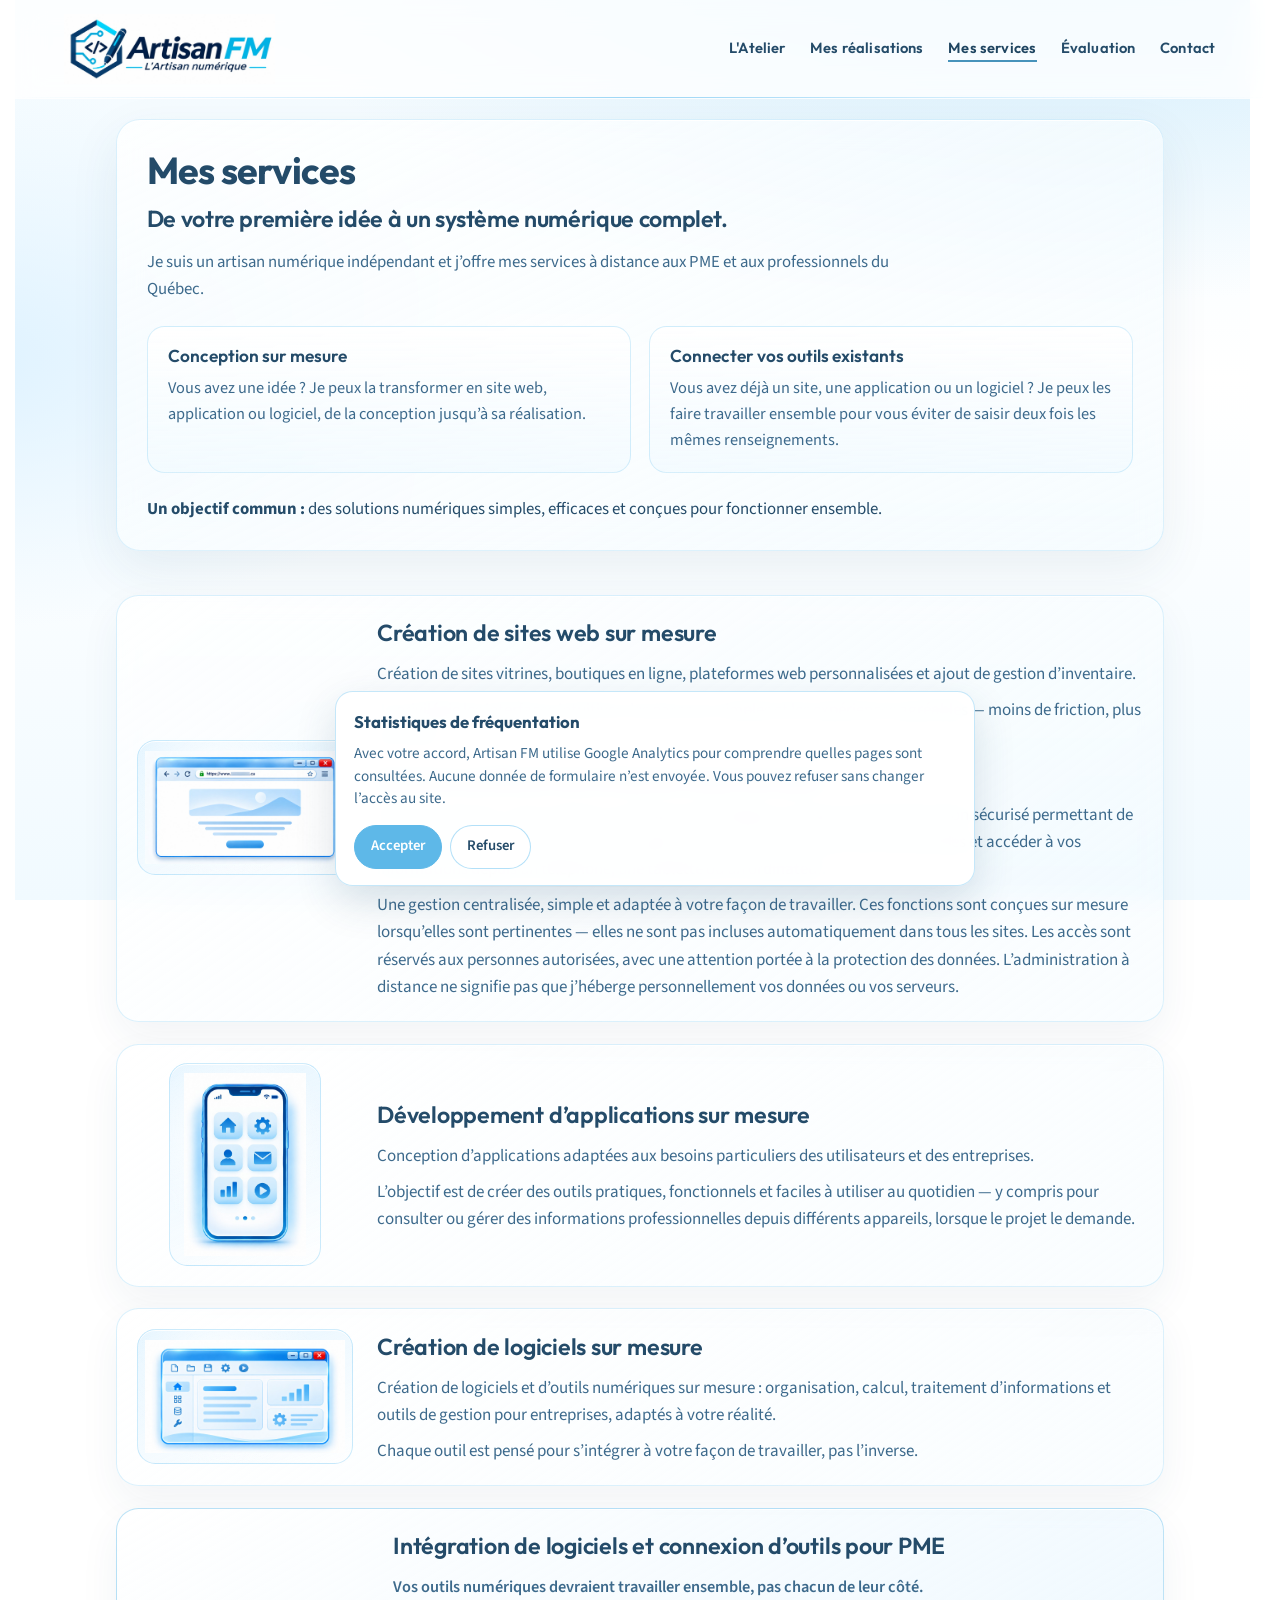
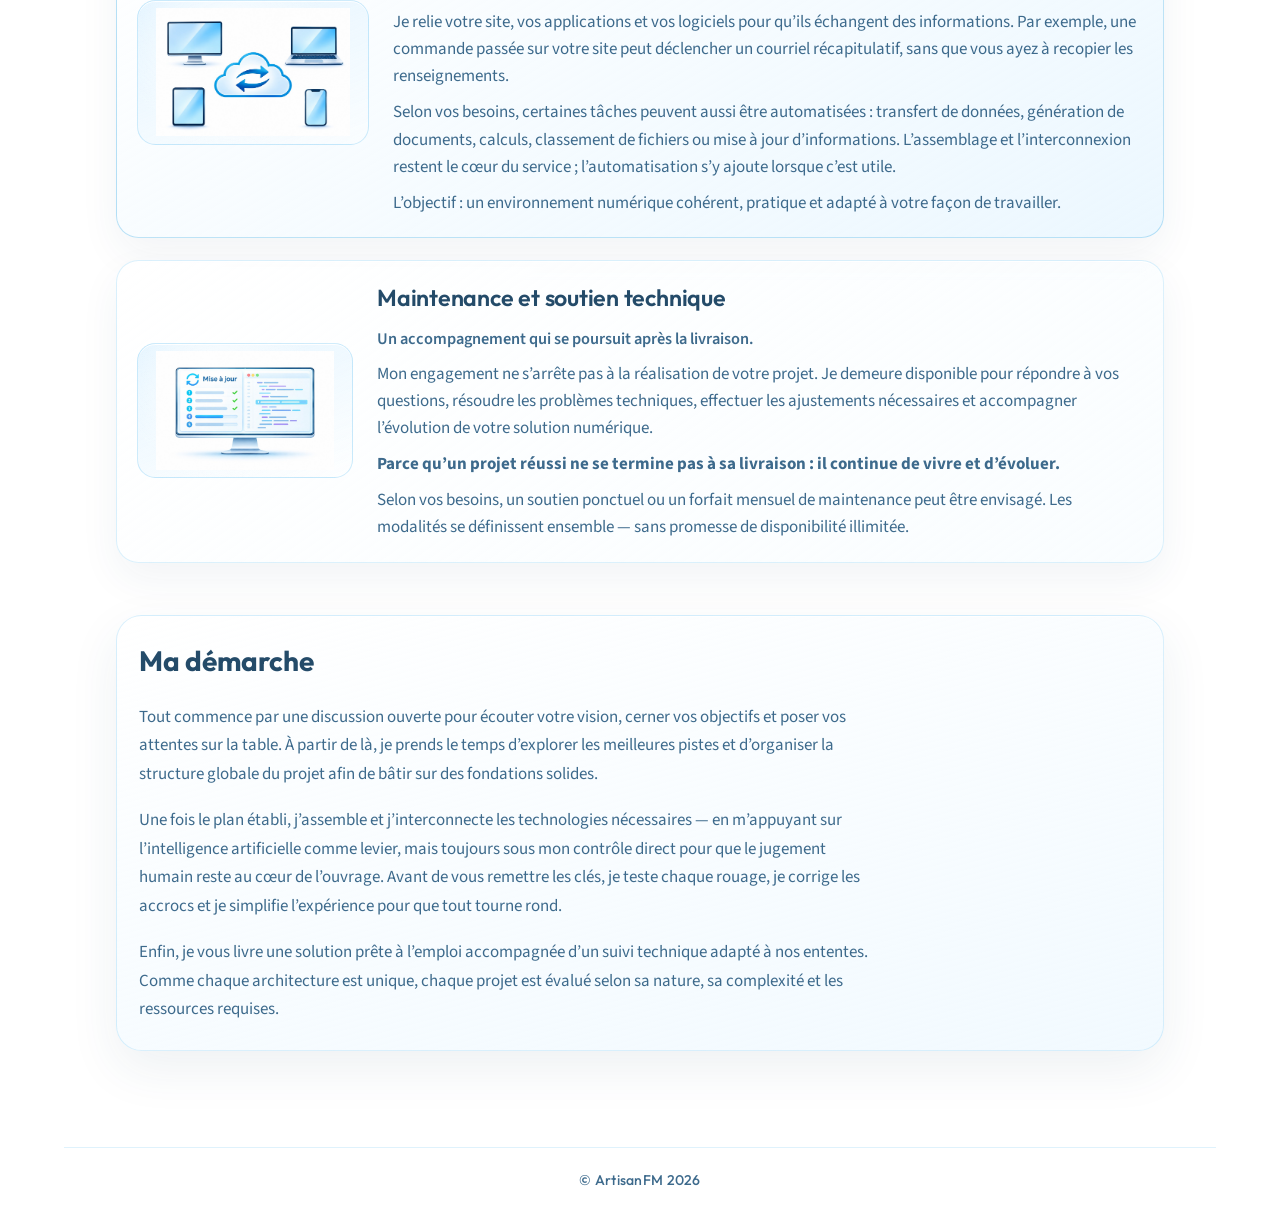
<file: services/index.html>
<!DOCTYPE html>
<html lang="fr-CA">
<head>
    <meta charset="UTF-8">
    <meta name="viewport" content="width=device-width, initial-scale=1">
    <meta name="robots" content="index, follow">
    <title>Mes services | Sites web, logiciels sur mesure et soutien au Québec — Artisan FM</title>
    <meta name="description" content="Solutions numériques pour PME au Québec : création de sites web au Québec, développement d'applications et logiciels sur mesure, assemblage et connexion d'outils, maintenance de sites web et soutien technique à distance.">
    <meta name="author" content="Francis Manseau">
    <link rel="canonical" href="https://artisanfm.ca/services/">
    <meta property="og:type" content="website">
    <meta property="og:locale" content="fr_CA">
    <meta property="og:site_name" content="Artisan FM">
    <meta property="og:url" content="https://artisanfm.ca/services/">
    <meta property="og:title" content="Mes services | Solutions numériques pour PME au Québec — Artisan FM">
    <meta property="og:description" content="Création de sites web au Québec, applications et logiciels sur mesure, connexion d'outils numériques, maintenance de sites web et soutien technique à distance.">
    <meta property="og:image" content="https://artisanfm.ca/assets/brand/og-artisan-fm.png?v=og-frame-1">
    <meta property="og:image:width" content="1200">
    <meta property="og:image:height" content="630">
    <meta property="og:image:alt" content="Artisan FM — L'Artisan numérique">
    <meta name="twitter:card" content="summary_large_image">
    <meta name="twitter:title" content="Mes services | Artisan FM — Québec">
    <meta name="twitter:description" content="Création de sites web, applications et logiciels sur mesure, assemblage d'outils, maintenance et soutien technique à distance partout au Québec.">
    <meta name="twitter:image" content="https://artisanfm.ca/assets/brand/og-artisan-fm.png?v=og-frame-1">
    <link rel="icon" href="../assets/brand/favicon.png?v=logo-hex-1" type="image/png">
    <link rel="apple-touch-icon" href="../assets/brand/apple-touch-icon.png?v=logo-hex-1">
    <link rel="stylesheet" href="../css/theme-lumineux.css?v=nav-mobile-1">
    <link rel="stylesheet" href="../css/services.css?v=services-pme-1">
    <script type="application/ld+json">
    {
      "@context": "https://schema.org",
      "@type": "CollectionPage",
      "name": "Mes services — Artisan FM",
      "url": "https://artisanfm.ca/services/",
      "description": "Services d’un artisan numérique indépendant au Québec : sites web, applications et logiciels sur mesure, intégration d’outils pour PME, maintenance — en français et à distance.",
      "isPartOf": { "@type": "WebSite", "name": "Artisan FM", "url": "https://artisanfm.ca/" },
      "about": {
        "@type": "ProfessionalService",
        "name": "Artisan FM",
        "founder": { "@type": "Person", "name": "Francis Manseau" },
        "areaServed": "Québec",
        "availableLanguage": "fr"
      },
      "mainEntity": {
        "@type": "ItemList",
        "itemListElement": [
          { "@type": "ListItem", "position": 1, "name": "Création de sites web sur mesure", "url": "https://artisanfm.ca/services/#sites-web" },
          { "@type": "ListItem", "position": 2, "name": "Développement d’applications sur mesure", "url": "https://artisanfm.ca/services/#applications" },
          { "@type": "ListItem", "position": 3, "name": "Création de logiciels sur mesure", "url": "https://artisanfm.ca/services/#logiciels" },
          { "@type": "ListItem", "position": 4, "name": "Intégration de logiciels et connexion d’outils pour PME", "url": "https://artisanfm.ca/services/#assemblage" },
          { "@type": "ListItem", "position": 5, "name": "Maintenance et soutien technique", "url": "https://artisanfm.ca/services/#maintenance" }
        ]
      }
    }
    </script>
</head>
<body class="page-services theme-lumineux">
    <a class="skip-link" href="#contenu">Aller au contenu</a>
    <header class="site-header">
        <a class="brand" href="../index.html">
            <img class="brand-logo" src="../assets/brand/logo-artisan-fm-complet.png?v=logo-hex-1" alt="Artisan FM — L'Artisan numérique" width="1024" height="341" decoding="async">
        </a>
        <button class="nav-toggle" type="button" aria-expanded="false" aria-controls="site-nav">Menu</button>
        <nav class="site-nav" id="site-nav" data-root="../" data-active="services" aria-label="Navigation principale">
            <a href="../index.html">L'Atelier</a>
            <a href="../realisations/index.html">Mes réalisations</a>
            <a href="../services/index.html" aria-current="page">Mes services</a>
            <a href="../soumission/index.html">Évaluation</a>
            <a href="../contact/index.html">Contact</a>
        </nav>
    </header>

    <main id="contenu">
        <header class="services-intro">
            <h1>Mes services</h1>
            <h2 class="services-intro__subtitle">De votre première idée à un système numérique complet.</h2>
            <p class="services-intro__lead">Je suis un artisan numérique indépendant et j’offre mes services à distance aux PME et aux professionnels du Québec.</p>

            <div class="services-axes" role="list">
                <article class="services-axe" role="listitem">
                    <h3 class="services-axe__title">Conception sur mesure</h3>
                    <p>Vous avez une idée&nbsp;? Je peux la transformer en site web, application ou logiciel, de la conception jusqu’à sa réalisation.</p>
                </article>
                <article class="services-axe" role="listitem">
                    <h3 class="services-axe__title">Connecter vos outils existants</h3>
                    <p>Vous avez déjà un site, une application ou un logiciel&nbsp;? Je peux les faire travailler ensemble pour vous éviter de saisir deux fois les mêmes renseignements.</p>
                </article>
            </div>

            <p class="services-intro__goal"><strong>Un objectif commun&nbsp;:</strong> des solutions numériques simples, efficaces et conçues pour fonctionner ensemble.</p>
        </header>

        <div class="service-list">
            <article class="service-block" id="sites-web">
                <div class="service-block__visual">
                    <img
                        class="service-block__img"
                        src="../assets/services/01-sites-web.jpg?v=1"
                        alt="Illustration d’une fenêtre de navigateur — création de sites web sur mesure."
                        width="1024"
                        height="576"
                        loading="lazy"
                        decoding="async">
                </div>
                <div class="service-block__body">
                    <h2>Création de sites web sur mesure</h2>
                    <p>Création de sites vitrines, boutiques en ligne, plateformes web personnalisées et ajout de gestion d’inventaire.</p>
                    <p>Je privilégie les interfaces intuitives, les parcours simples et les expériences agréables — moins de friction, plus de clarté.</p>
                    <h3>Gardez le contrôle de votre entreprise, où que vous soyez.</h3>
                    <p>Selon vos besoins, votre solution numérique peut intégrer un espace d’administration sécurisé permettant de consulter et modifier votre inventaire, gérer vos fiches clients, suivre vos commandes et accéder à vos informations depuis un téléphone, une tablette ou un ordinateur.</p>
                    <p>Une gestion centralisée, simple et adaptée à votre façon de travailler. Ces fonctions sont conçues sur mesure lorsqu’elles sont pertinentes — elles ne sont pas incluses automatiquement dans tous les sites. Les accès sont réservés aux personnes autorisées, avec une attention portée à la protection des données. L’administration à distance ne signifie pas que j’héberge personnellement vos données ou vos serveurs.</p>
                </div>
            </article>

            <article class="service-block" id="applications">
                <div class="service-block__visual service-block__visual--portrait">
                    <img
                        class="service-block__img"
                        src="../assets/services/02-applications.jpg?v=1"
                        alt="Illustration d’un téléphone — développement d’applications sur mesure."
                        width="682"
                        height="1024"
                        loading="lazy"
                        decoding="async">
                </div>
                <div class="service-block__body">
                    <h2>Développement d’applications sur mesure</h2>
                    <p>Conception d’applications adaptées aux besoins particuliers des utilisateurs et des entreprises.</p>
                    <p>L’objectif est de créer des outils pratiques, fonctionnels et faciles à utiliser au quotidien — y compris pour consulter ou gérer des informations professionnelles depuis différents appareils, lorsque le projet le demande.</p>
                </div>
            </article>

            <article class="service-block" id="logiciels">
                <div class="service-block__visual">
                    <img
                        class="service-block__img"
                        src="../assets/services/03-logiciels.jpg?v=1"
                        alt="Illustration d’une interface logicielle — création de logiciels sur mesure."
                        width="1024"
                        height="576"
                        loading="lazy"
                        decoding="async">
                </div>
                <div class="service-block__body">
                    <h2>Création de logiciels sur mesure</h2>
                    <p>Création de logiciels et d’outils numériques sur mesure&nbsp;: organisation, calcul, traitement d’informations et outils de gestion pour entreprises, adaptés à votre réalité.</p>
                    <p>Chaque outil est pensé pour s’intégrer à votre façon de travailler, pas l’inverse.</p>
                </div>
            </article>

            <article class="service-block service-block--feature" id="assemblage">
                <div class="service-block__visual">
                    <img
                        class="service-block__img"
                        src="../assets/services/04-interconnexion.jpg?v=1"
                        alt="Illustration d’appareils reliés — intégration de logiciels et connexion d’outils pour PME."
                        width="1024"
                        height="682"
                        loading="lazy"
                        decoding="async">
                </div>
                <div class="service-block__body">
                    <h2>Intégration de logiciels et connexion d’outils pour PME</h2>
                    <p class="service-block__lead">Vos outils numériques devraient travailler ensemble, pas chacun de leur côté.</p>
                    <p>Je relie votre site, vos applications et vos logiciels pour qu’ils échangent des informations. Par exemple, une commande passée sur votre site peut déclencher un courriel récapitulatif, sans que vous ayez à recopier les renseignements.</p>
                    <p>Selon vos besoins, certaines tâches peuvent aussi être automatisées&nbsp;: transfert de données, génération de documents, calculs, classement de fichiers ou mise à jour d’informations. L’assemblage et l’interconnexion restent le cœur du service&nbsp;; l’automatisation s’y ajoute lorsque c’est utile.</p>
                    <p>L’objectif&nbsp;: un environnement numérique cohérent, pratique et adapté à votre façon de travailler.</p>
                </div>
            </article>

            <article class="service-block" id="maintenance">
                <div class="service-block__visual">
                    <img
                        class="service-block__img"
                        src="../assets/services/05-maintenance.jpg?v=1"
                        alt="Illustration d’un écran de mise à jour — maintenance et soutien technique."
                        width="1024"
                        height="682"
                        loading="lazy"
                        decoding="async">
                </div>
                <div class="service-block__body">
                    <h2>Maintenance et soutien technique</h2>
                    <p class="service-block__lead">Un accompagnement qui se poursuit après la livraison.</p>
                    <p>Mon engagement ne s’arrête pas à la réalisation de votre projet. Je demeure disponible pour répondre à vos questions, résoudre les problèmes techniques, effectuer les ajustements nécessaires et accompagner l’évolution de votre solution numérique.</p>
                    <p><strong>Parce qu’un projet réussi ne se termine pas à sa livraison&nbsp;: il continue de vivre et d’évoluer.</strong></p>
                    <p>Selon vos besoins, un soutien ponctuel ou un forfait mensuel de maintenance peut être envisagé. Les modalités se définissent ensemble — sans promesse de disponibilité illimitée.</p>
                </div>
            </article>
        </div>

        <section class="methode" id="methode" aria-labelledby="methode-titre">
            <header class="methode__header">
                <h2 id="methode-titre">Ma démarche</h2>
            </header>
            <div class="methode__prose">
                <p>Tout commence par une discussion ouverte pour écouter votre vision, cerner vos objectifs et poser vos attentes sur la table. À partir de là, je prends le temps d’explorer les meilleures pistes et d’organiser la structure globale du projet afin de bâtir sur des fondations solides.</p>
                <p>Une fois le plan établi, j’assemble et j’interconnecte les technologies nécessaires — en m’appuyant sur l’intelligence artificielle comme levier, mais toujours sous mon contrôle direct pour que le jugement humain reste au cœur de l’ouvrage. Avant de vous remettre les clés, je teste chaque rouage, je corrige les accrocs et je simplifie l’expérience pour que tout tourne rond.</p>
                <p>Enfin, je vous livre une solution prête à l’emploi accompagnée d’un suivi technique adapté à nos ententes. Comme chaque architecture est unique, chaque projet est évalué selon sa nature, sa complexité et les ressources requises.</p>
            </div>
        </section>

    </main>
    <footer class="site-footer">
        <p>&copy; ArtisanFM 2026</p>
    </footer>

    <script src="../js/nav.js?v=evaluation-1"></script>
    <script src="../js/consent-analytics.js?v=1" defer></script>
</body>
</html>
</file>
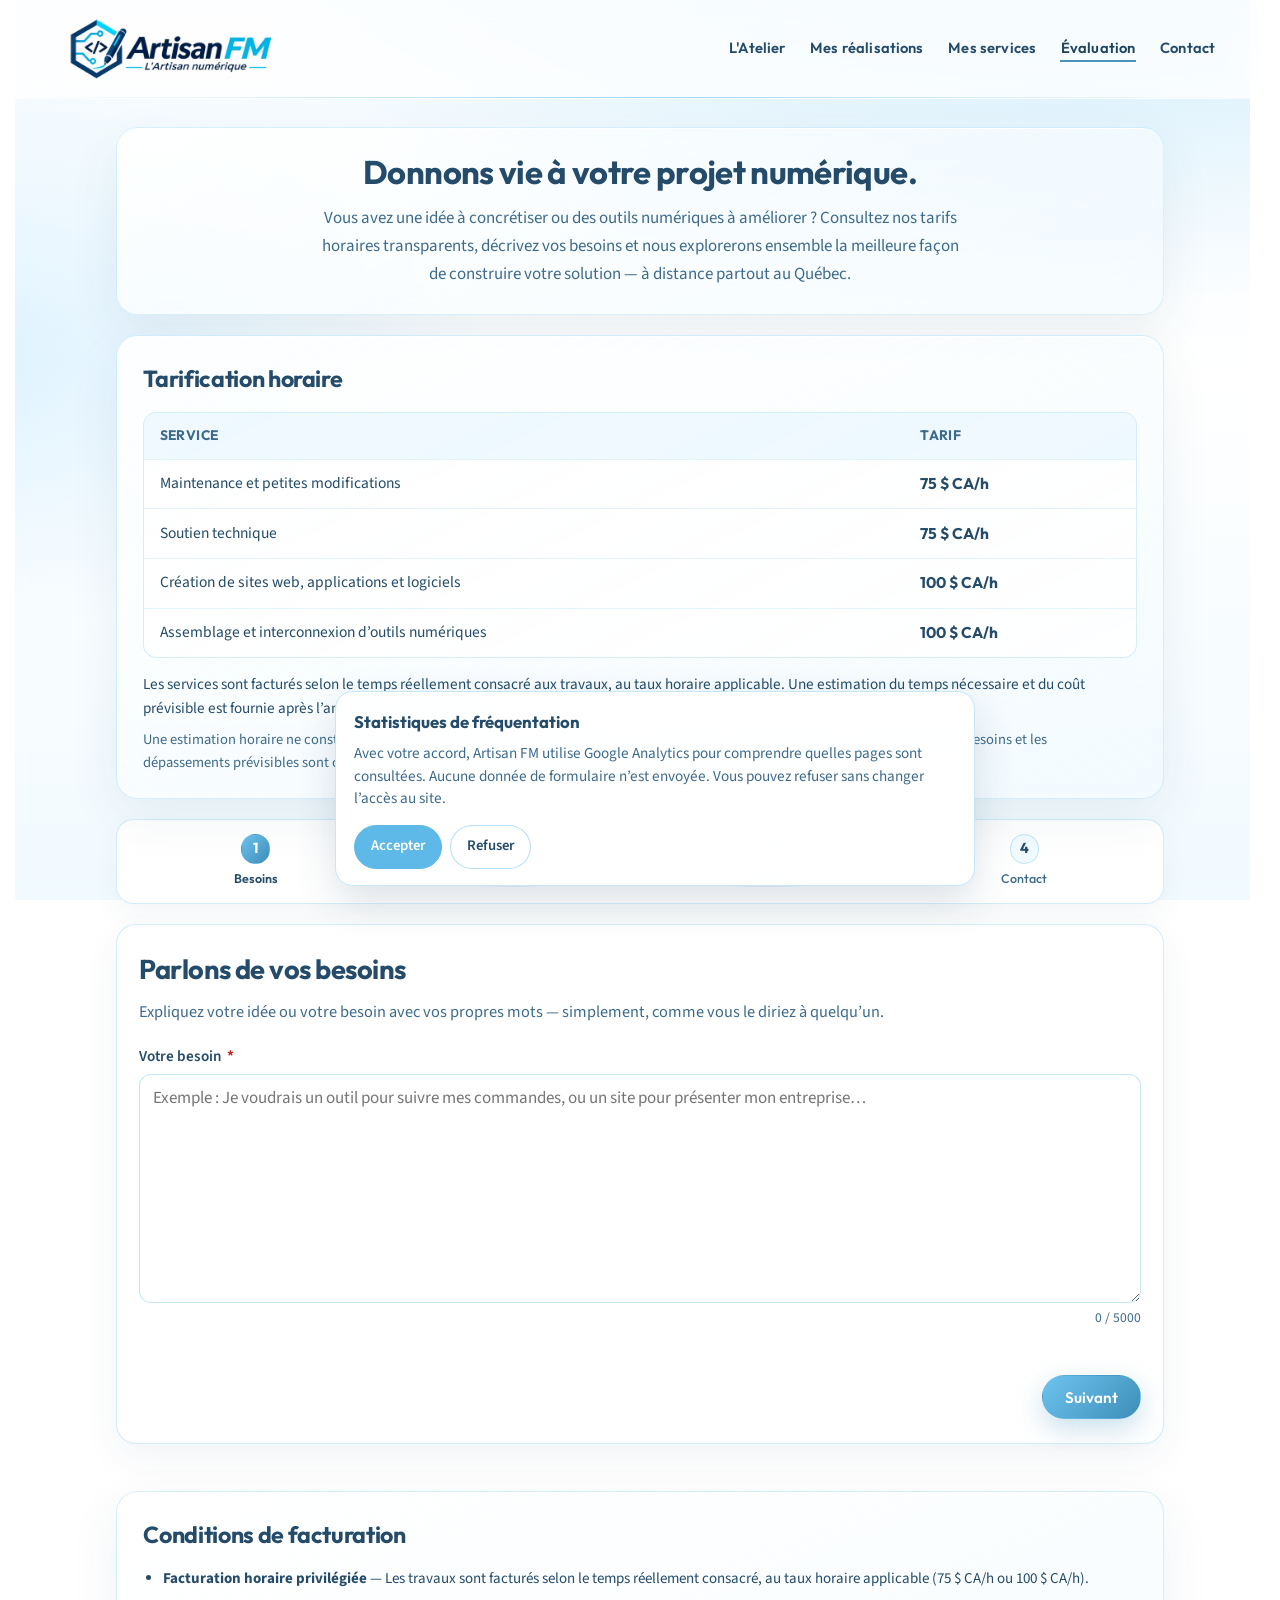
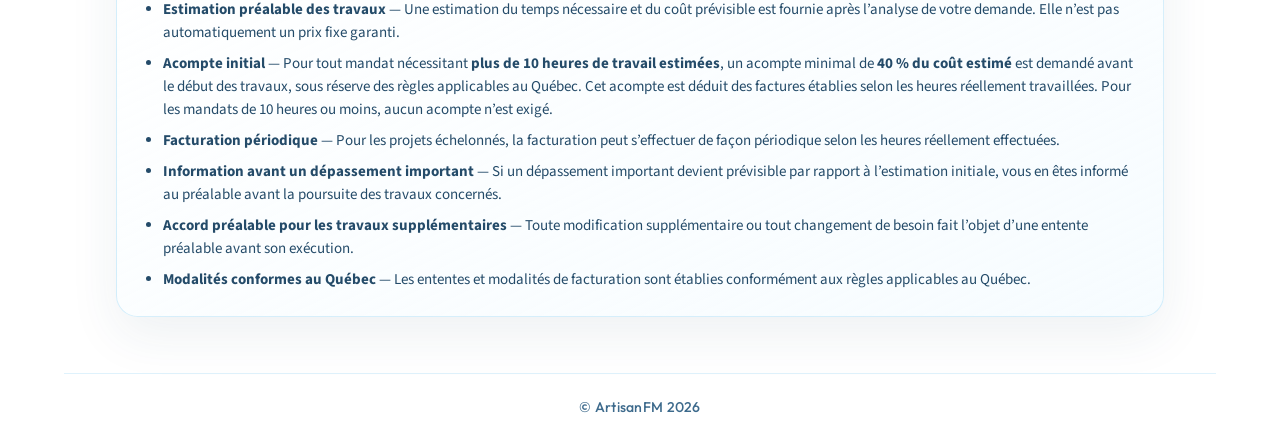
<file: soumission/index.html>
<!DOCTYPE html>
<html lang="fr-CA">
<head>
    <meta charset="UTF-8">
    <meta name="viewport" content="width=device-width, initial-scale=1">
    <meta name="robots" content="index, follow">
    <title>Évaluation et tarification horaire | Artisan FM — Québec</title>
    <meta name="description" content="Tarifs horaires transparents (75 $ CA/h et 100 $ CA/h), conditions de facturation et formulaire d'évaluation pour site web, application, logiciel ou connexion d'outils au Québec.">
    <meta name="author" content="Francis Manseau">
    <link rel="canonical" href="https://artisanfm.ca/soumission/">
    <meta property="og:type" content="website">
    <meta property="og:locale" content="fr_CA">
    <meta property="og:site_name" content="Artisan FM">
    <meta property="og:url" content="https://artisanfm.ca/soumission/">
    <meta property="og:title" content="Évaluation et tarification horaire | Artisan FM">
    <meta property="og:description" content="Consultez les tarifs horaires (75 $ et 100 $ CA/h), les conditions de facturation et décrivez votre projet numérique au Québec.">
    <meta property="og:image" content="https://artisanfm.ca/assets/brand/og-artisan-fm.png?v=og-frame-1">
    <meta property="og:image:width" content="1200">
    <meta property="og:image:height" content="630">
    <meta property="og:image:alt" content="Artisan FM — L'Artisan numérique">
    <meta name="twitter:card" content="summary_large_image">
    <meta name="twitter:title" content="Évaluation et tarification horaire | Artisan FM">
    <meta name="twitter:description" content="Tarifs horaires transparents et formulaire d'évaluation — solutions numériques pour PME partout au Québec.">
    <meta name="twitter:image" content="https://artisanfm.ca/assets/brand/og-artisan-fm.png?v=og-frame-1">
    <link rel="icon" href="../assets/brand/favicon.png?v=logo-hex-1" type="image/png">
    <link rel="apple-touch-icon" href="../assets/brand/apple-touch-icon.png?v=logo-hex-1">
    <link rel="stylesheet" href="../css/theme-lumineux.css?v=nav-mobile-1">
    <link rel="stylesheet" href="../css/soumission.css?v=tarif-2026-1">
    <script type="application/ld+json">
    {
      "@context": "https://schema.org",
      "@type": "WebPage",
      "name": "Évaluation et tarification — Artisan FM",
      "url": "https://artisanfm.ca/soumission/",
      "description": "Tarification horaire (75 $ CA/h maintenance et soutien technique, 100 $ CA/h création et interconnexion), conditions de facturation et formulaire d'évaluation au Québec.",
      "isPartOf": { "@type": "WebSite", "name": "Artisan FM", "url": "https://artisanfm.ca/" }
    }
    </script>
</head>
<body class="page-soumission theme-lumineux">
    <a class="skip-link" href="#contenu">Aller au contenu</a>
    <header class="site-header">
        <a class="brand" href="../index.html">
            <img class="brand-logo" src="../assets/brand/logo-artisan-fm-complet.png?v=logo-hex-1" alt="Artisan FM — L'Artisan numérique" width="1024" height="341" decoding="async">
        </a>
        <button class="nav-toggle" type="button" aria-expanded="false" aria-controls="site-nav">Menu</button>
        <nav class="site-nav" id="site-nav" data-root="../" data-active="projet" aria-label="Navigation principale">
            <a href="../index.html">L'Atelier</a>
            <a href="../realisations/index.html">Mes réalisations</a>
            <a href="../services/index.html">Mes services</a>
            <a href="../soumission/index.html" aria-current="page">Évaluation</a>
            <a href="../contact/index.html">Contact</a>
        </nav>
    </header>

    <main id="contenu" class="soumission">
        <!-- Futur : après envoi confirmé — papier → avion → décollage → disparition. Non programmé. Échec : conserver les données. -->

        <header class="soumission-head">
            <h1 class="soumission-page-title">Donnons vie à votre projet numérique.</h1>
            <p class="soumission-page-lead">Vous avez une idée à concrétiser ou des outils numériques à améliorer&nbsp;? Consultez nos tarifs horaires transparents, décrivez vos besoins et nous explorerons ensemble la meilleure façon de construire votre solution — à distance partout au Québec.</p>
        </header>

        <section class="tarif-card" id="tarification" aria-labelledby="tarifTitle">
            <h2 id="tarifTitle" class="tarif-card__title">Tarification horaire</h2>
            <div class="tarif-table-wrap">
                <table class="tarif-table">
                    <thead>
                        <tr>
                            <th scope="col">Service</th>
                            <th scope="col" class="tarif-table__rate-col">Tarif</th>
                        </tr>
                    </thead>
                    <tbody>
                        <tr>
                            <td>Maintenance et petites modifications</td>
                            <td class="tarif-table__rate">75&nbsp;$&nbsp;CA/h</td>
                        </tr>
                        <tr>
                            <td>Soutien technique</td>
                            <td class="tarif-table__rate">75&nbsp;$&nbsp;CA/h</td>
                        </tr>
                        <tr>
                            <td>Création de sites web, applications et logiciels</td>
                            <td class="tarif-table__rate">100&nbsp;$&nbsp;CA/h</td>
                        </tr>
                        <tr>
                            <td>Assemblage et interconnexion d’outils numériques</td>
                            <td class="tarif-table__rate">100&nbsp;$&nbsp;CA/h</td>
                        </tr>
                    </tbody>
                </table>
            </div>
            <p class="tarif-card__text">Les services sont facturés selon le temps réellement consacré aux travaux, au taux horaire applicable. Une estimation du temps nécessaire et du coût prévisible est fournie après l’analyse de votre demande.</p>
            <p class="tarif-card__note">Une estimation horaire ne constitue pas automatiquement un prix fixe garanti. Les modifications supplémentaires, les changements de besoins et les dépassements prévisibles sont communiqués au client et réalisés selon les conditions acceptées avant les travaux.</p>
        </section>

        <ol class="soumission-progress" aria-label="Progression du formulaire">
            <li class="soumission-progress__item is-current" data-step="1"><span class="soumission-progress__num">1</span><span class="soumission-progress__label">Besoins</span></li>
            <li class="soumission-progress__item" data-step="2"><span class="soumission-progress__num">2</span><span class="soumission-progress__label">Projet</span></li>
            <li class="soumission-progress__item" data-step="3"><span class="soumission-progress__num">3</span><span class="soumission-progress__label">Attentes</span></li>
            <li class="soumission-progress__item" data-step="4"><span class="soumission-progress__num">4</span><span class="soumission-progress__label">Contact</span></li>
        </ol>

        <form id="soumissionForm" class="soumission-form" novalidate>
            <!-- Étape 1 — Vos besoins -->
            <section class="form-panel" id="stepNeeds" aria-labelledby="needsTitle">
                <h2 id="needsTitle" class="soumission-title">Parlons de vos besoins</h2>
                <p class="soumission-lead">Expliquez votre idée ou votre besoin avec vos propres mots — simplement, comme vous le diriez à quelqu’un.</p>

                <div class="field">
                    <label for="needDescription">Votre besoin <span class="req" aria-hidden="true">*</span></label>
                    <textarea id="needDescription" name="needDescription" maxlength="5000" rows="8" placeholder="Exemple : Je voudrais un outil pour suivre mes commandes, ou un site pour présenter mon entreprise…" required></textarea>
                    <p class="counter" id="needDescriptionCounter">0 / 5000</p>
                    <p class="field-error" id="needDescriptionError" role="alert"></p>
                </div>

                <div class="form-actions">
                    <span class="form-actions__spacer"></span>
                    <button class="btn btn-primary" type="button" id="toStep2">Suivant</button>
                </div>
            </section>

            <!-- Étape 2 — Votre projet -->
            <section class="form-panel" id="stepProject" hidden aria-labelledby="projectTitle">
                <h2 id="projectTitle" class="soumission-title">Votre projet</h2>
                <p class="soumission-lead">Choisissez ce qui correspond le mieux à votre projet. Plusieurs choix sont possibles ; recliquez pour retirer une sélection.</p>

                <fieldset class="choice-fieldset">
                    <legend class="visually-hidden">Types de projet</legend>
                    <div class="category-list" id="categoryList">

                        <div class="category-block" data-category="ordinateur">
                            <label class="choice-card choice-card--category">
                                <input type="checkbox" name="categories" value="ordinateur" data-label="Ordinateur" data-has-subs="true">
                                <span class="choice-card__icon" aria-hidden="true">
                                    <svg viewBox="0 0 48 48" focusable="false"><rect x="7" y="10" width="34" height="22" rx="3" fill="none" stroke="currentColor" stroke-width="2"/><path d="M16 38h16M24 32v6" stroke="currentColor" stroke-width="2" stroke-linecap="round"/></svg>
                                </span>
                                <span class="choice-card__body">
                                    <span class="choice-card__title">Ordinateur</span>
                                    <span class="choice-card__desc">Logiciel ou application pour PC ou Mac.</span>
                                </span>
                                <span class="choice-card__check" aria-hidden="true"></span>
                            </label>
                            <div class="sub-options" id="subs-ordinateur" hidden>
                                <p class="sub-options__label">Plateformes</p>
                                <div class="sub-options__grid">
                                    <label class="choice-card choice-card--sub">
                                        <input type="checkbox" name="sub-ordinateur" value="windows" data-label="Windows (PC)">
                                        <span class="choice-card__title">Windows (PC)</span>
                                        <span class="choice-card__check" aria-hidden="true"></span>
                                    </label>
                                    <label class="choice-card choice-card--sub">
                                        <input type="checkbox" name="sub-ordinateur" value="macos" data-label="macOS (Mac)">
                                        <span class="choice-card__title">macOS (Mac)</span>
                                        <span class="choice-card__check" aria-hidden="true"></span>
                                    </label>
                                </div>
                            </div>
                        </div>

                        <div class="category-block" data-category="cellulaire">
                            <label class="choice-card choice-card--category">
                                <input type="checkbox" name="categories" value="cellulaire" data-label="Cellulaire" data-has-subs="true">
                                <span class="choice-card__icon" aria-hidden="true">
                                    <svg viewBox="0 0 48 48" focusable="false"><rect x="15" y="6" width="18" height="36" rx="4" fill="none" stroke="currentColor" stroke-width="2"/><path d="M21 10h6" stroke="currentColor" stroke-width="2" stroke-linecap="round"/><circle cx="24" cy="36" r="1.8" fill="currentColor"/></svg>
                                </span>
                                <span class="choice-card__body">
                                    <span class="choice-card__title">Cellulaire</span>
                                    <span class="choice-card__desc">Application pour téléphone.</span>
                                </span>
                                <span class="choice-card__check" aria-hidden="true"></span>
                            </label>
                            <div class="sub-options" id="subs-cellulaire" hidden>
                                <p class="sub-options__label">Plateformes</p>
                                <div class="sub-options__grid">
                                    <label class="choice-card choice-card--sub">
                                        <input type="checkbox" name="sub-cellulaire" value="android" data-label="Android">
                                        <span class="choice-card__title">Android</span>
                                        <span class="choice-card__check" aria-hidden="true"></span>
                                    </label>
                                    <label class="choice-card choice-card--sub">
                                        <input type="checkbox" name="sub-cellulaire" value="ios" data-label="iOS (iPhone)">
                                        <span class="choice-card__title">iOS (iPhone)</span>
                                        <span class="choice-card__check" aria-hidden="true"></span>
                                    </label>
                                </div>
                            </div>
                        </div>

                        <div class="category-block" data-category="tablette">
                            <label class="choice-card choice-card--category">
                                <input type="checkbox" name="categories" value="tablette" data-label="Tablette" data-has-subs="true">
                                <span class="choice-card__icon" aria-hidden="true">
                                    <svg viewBox="0 0 48 48" focusable="false"><rect x="10" y="8" width="28" height="32" rx="3" fill="none" stroke="currentColor" stroke-width="2"/><circle cx="24" cy="34" r="1.6" fill="currentColor"/></svg>
                                </span>
                                <span class="choice-card__body">
                                    <span class="choice-card__title">Tablette</span>
                                    <span class="choice-card__desc">Application pour tablette.</span>
                                </span>
                                <span class="choice-card__check" aria-hidden="true"></span>
                            </label>
                            <div class="sub-options" id="subs-tablette" hidden>
                                <p class="sub-options__label">Plateformes</p>
                                <div class="sub-options__grid">
                                    <label class="choice-card choice-card--sub">
                                        <input type="checkbox" name="sub-tablette" value="android-tablet" data-label="Android">
                                        <span class="choice-card__title">Android</span>
                                        <span class="choice-card__check" aria-hidden="true"></span>
                                    </label>
                                    <label class="choice-card choice-card--sub">
                                        <input type="checkbox" name="sub-tablette" value="ipados" data-label="iPadOS (iPad)">
                                        <span class="choice-card__title">iPadOS (iPad)</span>
                                        <span class="choice-card__check" aria-hidden="true"></span>
                                    </label>
                                </div>
                            </div>
                        </div>

                        <div class="category-block" data-category="web">
                            <label class="choice-card choice-card--category">
                                <input type="checkbox" name="categories" value="web" data-label="Web" data-has-subs="false">
                                <span class="choice-card__icon" aria-hidden="true">
                                    <svg viewBox="0 0 48 48" focusable="false"><circle cx="24" cy="24" r="14" fill="none" stroke="currentColor" stroke-width="2"/><path d="M10 24h28M24 10c4 5 4 19 0 28M24 10c-4 5-4 19 0 28" fill="none" stroke="currentColor" stroke-width="2"/></svg>
                                </span>
                                <span class="choice-card__body">
                                    <span class="choice-card__title">Web</span>
                                    <span class="choice-card__desc">Site web ou application web.</span>
                                </span>
                                <span class="choice-card__check" aria-hidden="true"></span>
                            </label>
                        </div>

                        <div class="category-block" data-category="serveur">
                            <label class="choice-card choice-card--category">
                                <input type="checkbox" name="categories" value="serveur" data-label="Serveur et infrastructure" data-has-subs="false">
                                <span class="choice-card__icon" aria-hidden="true">
                                    <svg viewBox="0 0 48 48" focusable="false"><rect x="10" y="10" width="28" height="10" rx="2" fill="none" stroke="currentColor" stroke-width="2"/><rect x="10" y="24" width="28" height="10" rx="2" fill="none" stroke="currentColor" stroke-width="2"/><path d="M15 15h2M15 29h2M24 38v-4M18 38h12" stroke="currentColor" stroke-width="2" stroke-linecap="round"/></svg>
                                </span>
                                <span class="choice-card__body">
                                    <span class="choice-card__title">Serveur et infrastructure</span>
                                    <span class="choice-card__desc">Installation, configuration et interconnexion de serveurs et de services numériques, privés ou hébergés.</span>
                                </span>
                                <span class="choice-card__check" aria-hidden="true"></span>
                            </label>
                        </div>

                        <div class="category-block" data-category="automatisation">
                            <label class="choice-card choice-card--category">
                                <input type="checkbox" name="categories" value="automatisation" data-label="Automatisation" data-has-subs="false">
                                <span class="choice-card__icon" aria-hidden="true">
                                    <svg viewBox="0 0 48 48" focusable="false"><path d="M14 30a10 10 0 1 1 8.5-15" fill="none" stroke="currentColor" stroke-width="2" stroke-linecap="round"/><path d="M22 10h8v8" fill="none" stroke="currentColor" stroke-width="2" stroke-linecap="round" stroke-linejoin="round"/><path d="M34 18a10 10 0 1 1-8.5 15" fill="none" stroke="currentColor" stroke-width="2" stroke-linecap="round"/><path d="M26 38h-8v-8" fill="none" stroke="currentColor" stroke-width="2" stroke-linecap="round" stroke-linejoin="round"/></svg>
                                </span>
                                <span class="choice-card__body">
                                    <span class="choice-card__title">Automatisation</span>
                                    <span class="choice-card__desc">Automatisation de tâches et de processus.</span>
                                </span>
                                <span class="choice-card__check" aria-hidden="true"></span>
                            </label>
                        </div>

                        <div class="category-block" data-category="connexion">
                            <label class="choice-card choice-card--category">
                                <input type="checkbox" name="categories" value="connexion" data-label="Connexion entre systèmes" data-has-subs="false">
                                <span class="choice-card__icon" aria-hidden="true">
                                    <svg viewBox="0 0 48 48" focusable="false"><circle cx="14" cy="24" r="6" fill="none" stroke="currentColor" stroke-width="2"/><circle cx="34" cy="24" r="6" fill="none" stroke="currentColor" stroke-width="2"/><path d="M20 24h8" stroke="currentColor" stroke-width="2" stroke-linecap="round"/><path d="M12 18v-4M16 14h-4M36 30v4M32 34h4" stroke="currentColor" stroke-width="2" stroke-linecap="round"/></svg>
                                </span>
                                <span class="choice-card__body">
                                    <span class="choice-card__title">Connexion entre systèmes</span>
                                    <span class="choice-card__desc">Communication et échange de données entre logiciels, applications ou services.</span>
                                </span>
                                <span class="choice-card__check" aria-hidden="true"></span>
                            </label>
                        </div>

                        <div class="category-block" data-category="maintenance">
                            <label class="choice-card choice-card--category">
                                <input type="checkbox" name="categories" value="maintenance" data-label="Maintenance et soutien technique" data-has-subs="true">
                                <span class="choice-card__icon" aria-hidden="true">
                                    <svg viewBox="0 0 48 48" focusable="false"><path d="M30.5 12.5l5 5-3.2 3.2-5-5z" fill="none" stroke="currentColor" stroke-width="2" stroke-linejoin="round"/><path d="M27.5 15.5L14 29v5h5l13.5-13.5" fill="none" stroke="currentColor" stroke-width="2" stroke-linejoin="round"/><path d="M18 18a7 7 0 0 0-7 7c0 1.2.3 2.3.8 3.3L8 35l3.7-1.2c1 .5 2.1.8 3.3.8a7 7 0 0 0 7-7" fill="none" stroke="currentColor" stroke-width="2" stroke-linecap="round" stroke-linejoin="round"/></svg>
                                </span>
                                <span class="choice-card__body">
                                    <span class="choice-card__title">Maintenance et soutien technique</span>
                                    <span class="choice-card__desc">Suivi, corrections et soutien technique.</span>
                                </span>
                                <span class="choice-card__check" aria-hidden="true"></span>
                            </label>
                            <div class="sub-options" id="subs-maintenance" hidden>
                                <p class="sub-options__label">Type de maintenance</p>
                                <div class="sub-options__grid sub-options__grid--stack">
                                    <label class="choice-card choice-card--sub">
                                        <input type="checkbox" name="sub-maintenance" value="artisan-fm" data-label="Maintenance d’un projet réalisé par Artisan FM">
                                        <span class="choice-card__title">Maintenance d’un projet réalisé par Artisan FM</span>
                                        <span class="choice-card__check" aria-hidden="true"></span>
                                    </label>
                                    <label class="choice-card choice-card--sub">
                                        <input type="checkbox" name="sub-maintenance" value="externe" data-label="Maintenance d’un système existant (externe à Artisan FM)" data-note-target="maintenance-externe-note">
                                        <span class="choice-card__title">Maintenance d’un système existant (externe à Artisan FM)</span>
                                        <span class="choice-card__check" aria-hidden="true"></span>
                                    </label>
                                </div>
                                <p class="category-note__text" id="maintenance-externe-note" hidden>
                                    Pour les systèmes externes, chaque demande sera évaluée avant toute acceptation.
                                </p>
                            </div>
                        </div>

                        <div class="category-block" data-category="autre">
                            <label class="choice-card choice-card--category">
                                <input type="checkbox" name="categories" value="autre" data-label="Autre / Je ne sais pas encore" data-has-subs="false">
                                <span class="choice-card__icon" aria-hidden="true">
                                    <svg viewBox="0 0 48 48" focusable="false"><circle cx="24" cy="24" r="14" fill="none" stroke="currentColor" stroke-width="2"/><path d="M18 20c1.2-3 8-4 8 1s-4 3.5-4 6" fill="none" stroke="currentColor" stroke-width="2" stroke-linecap="round"/><circle cx="24" cy="33" r="1.6" fill="currentColor"/></svg>
                                </span>
                                <span class="choice-card__body">
                                    <span class="choice-card__title">Autre / Je ne sais pas encore</span>
                                    <span class="choice-card__desc">Pour être guidé dans le choix.</span>
                                </span>
                                <span class="choice-card__check" aria-hidden="true"></span>
                            </label>
                        </div>
                    </div>
                    <p class="field-error" id="categoriesError" role="alert"></p>
                </fieldset>

                <div class="selection-summary" id="selectionSummary" hidden aria-live="polite"></div>

                <div class="form-actions">
                    <button class="btn btn-ghost" type="button" id="backToStep1">Précédent</button>
                    <button class="btn btn-primary" type="button" id="toStep3">Suivant</button>
                </div>
            </section>

            <!-- Étape 3 — Vos attentes -->
            <section class="form-panel" id="stepExpectations" hidden aria-labelledby="expectationsTitle">
                <h2 id="expectationsTitle" class="soumission-title">Vos attentes</h2>
                <p class="soumission-lead">Précisez ce que vous souhaitez obtenir, le délai et le budget envisagé. Tout reste indicatif pour démarrer la discussion.</p>

                <div class="form-group">
                    <div class="field">
                        <label for="featuresDescription">Fonctionnalités souhaitées <span class="req" aria-hidden="true">*</span></label>
                        <textarea id="featuresDescription" name="featuresDescription" maxlength="5000" rows="6" placeholder="Qu’aimeriez-vous que la solution fasse ? Quels résultats ou problèmes souhaitez-vous résoudre ?" required></textarea>
                        <p class="counter" id="featuresDescriptionCounter">0 / 5000</p>
                        <p class="field-error" id="featuresDescriptionError" role="alert"></p>
                    </div>
                </div>

                <div class="form-group form-group--attentes">
                    <div class="field">
                        <label for="timelineType">Délai souhaité</label>
                        <select id="timelineType" name="timelineType">
                            <option value="">— Sélectionnez une option —</option>
                            <option value="1-2-semaines">1 à 2 semaines</option>
                            <option value="2-4-semaines">2 à 4 semaines</option>
                            <option value="1-2-mois">1 à 2 mois</option>
                            <option value="2-3-mois">2 à 3 mois</option>
                            <option value="plus-3-mois">Plus de 3 mois</option>
                            <option value="aucune-echeance">Aucune échéance précise</option>
                        </select>
                        <p class="field-hint">Les délais sont évalués selon la nature et la complexité du projet.</p>
                    </div>

                    <div class="field" id="field-budgetType">
                        <p class="field-label" id="budgetTypeLabel">Budget envisagé <span class="required">*</span> <span class="optional">($ CA, indicatif)</span></p>
                        <p class="budget-intro">Ce montant représente votre budget approximatif, et non un prix garanti. Le coût réel dépendra du nombre d’heures nécessaires et du taux horaire applicable.</p>
                        <div class="budget-options" role="radiogroup" aria-labelledby="budgetTypeLabel" id="budgetType">
                            <label class="budget-option">
                                <input type="radio" name="budgetType" value="moins-500">
                                <span class="budget-option__body">
                                    <span class="budget-option__amount">Moins de 500 $</span>
                                </span>
                            </label>
                            <label class="budget-option">
                                <input type="radio" name="budgetType" value="500-1499">
                                <span class="budget-option__body">
                                    <span class="budget-option__amount">500 $ à 1 499 $</span>
                                </span>
                            </label>
                            <label class="budget-option">
                                <input type="radio" name="budgetType" value="1500-2999">
                                <span class="budget-option__body">
                                    <span class="budget-option__amount">1 500 $ à 2 999 $</span>
                                </span>
                            </label>
                            <label class="budget-option">
                                <input type="radio" name="budgetType" value="3000-4999">
                                <span class="budget-option__body">
                                    <span class="budget-option__amount">3 000 $ à 4 999 $</span>
                                </span>
                            </label>
                            <label class="budget-option">
                                <input type="radio" name="budgetType" value="5000-9999">
                                <span class="budget-option__body">
                                    <span class="budget-option__amount">5 000 $ à 9 999 $</span>
                                </span>
                            </label>
                            <label class="budget-option">
                                <input type="radio" name="budgetType" value="10000-plus">
                                <span class="budget-option__body">
                                    <span class="budget-option__amount">10 000 $ et plus</span>
                                </span>
                            </label>
                            <label class="budget-option">
                                <input type="radio" name="budgetType" value="inconnu">
                                <span class="budget-option__body">
                                    <span class="budget-option__amount">Je ne sais pas encore</span>
                                </span>
                            </label>
                        </div>
                        <p class="field-hint">À titre purement illustratif&nbsp;: à 100&nbsp;$&nbsp;CA/h, un projet de création de 5&nbsp;heures représente 500&nbsp;$ et un projet de 10&nbsp;heures représente 1&nbsp;000&nbsp;$. Ces exemples servent uniquement à illustrer le calcul horaire et ne représentent ni une durée garantie ni un prix fixe.</p>
                        <p class="field-error" id="budgetTypeError" role="alert"></p>
                    </div>
                </div>

                <!-- Emplacement réservé : futurs prix de départ indicatifs. Aucun tarif officiel publié pour le moment. -->
                <div class="price-slot" aria-hidden="true" data-slot="prix-depart-indicatifs" hidden></div>

                <aside class="support-note">
                    <p>Après la livraison, je peux aussi vous accompagner pour la maintenance, le soutien technique ou de petits ajustements — selon vos besoins.</p>
                </aside>

                <div class="form-actions">
                    <button class="btn btn-ghost" type="button" id="backToStep2">Précédent</button>
                    <button class="btn btn-primary" type="button" id="toStep4">Suivant</button>
                </div>
            </section>

            <!-- Étape 4 — Faisons connaissance -->
            <section class="form-panel" id="stepContact" hidden aria-labelledby="contactTitle">
                <h2 id="contactTitle" class="soumission-title">Faisons connaissance</h2>
                <p class="soumission-lead">Laissez vos coordonnées, vérifiez le récapitulatif, puis envoyez votre demande.</p>

                <div class="form-group">
                    <div class="field-row">
                        <div class="field" id="field-clientName">
                            <label for="clientName">Nom complet <span class="req" aria-hidden="true">*</span></label>
                            <input type="text" id="clientName" name="clientName" autocomplete="name" required aria-required="true">
                            <p class="field-error" id="clientNameError" role="alert"></p>
                        </div>
                        <div class="field" id="field-clientEmail">
                            <label for="clientEmail">Courriel <span class="req" aria-hidden="true">*</span></label>
                            <input type="email" id="clientEmail" name="clientEmail" autocomplete="email" required aria-required="true">
                            <p class="field-error" id="clientEmailError" role="alert"></p>
                        </div>
                    </div>
                    <div class="field-row field-row--phone">
                        <div class="field field--phone" id="field-clientPhone">
                            <label for="clientPhone">Téléphone <span class="req req--soft" aria-hidden="true">*</span></label>
                            <input type="tel" id="clientPhone" name="clientPhone" autocomplete="tel" inputmode="tel" placeholder="514 555-1234">
                            <p class="field-error" id="clientPhoneError" role="alert"></p>
                        </div>
                        <div class="field field--poste" id="field-clientPoste">
                            <label for="clientPoste">Poste <span class="req req--soft" aria-hidden="true">*</span></label>
                            <input type="text" id="clientPoste" name="clientPoste" inputmode="numeric" maxlength="8" autocomplete="tel-extension" placeholder="12345678" aria-describedby="clientPosteHint">
                            <p class="field-hint" id="clientPosteHint">Jusqu’à 8 chiffres</p>
                            <p class="field-error" id="clientPosteError" role="alert"></p>
                        </div>
                    </div>
                    <div class="field" id="field-clientSignal">
                        <label for="clientSignal" class="field-label-with-icon">
                            <img
                                class="field-signal-icon"
                                src="../assets/contact/icone-signal.svg?v=dispo-2"
                                alt=""
                                width="160"
                                height="160"
                                decoding="async"
                                aria-hidden="true">
                            Identifiant Signal <span class="optional">(facultatif)</span>
                        </label>
                        <input type="text" id="clientSignal" name="clientSignal" autocomplete="off" placeholder="ex. artisanfm.48">
                    </div>
                    <div class="field">
                        <label for="clientCompany">Entreprise <span class="optional">(facultatif)</span></label>
                        <input type="text" id="clientCompany" name="clientCompany" autocomplete="organization">
                    </div>
                </div>

                <div class="review-stack" id="reviewStack" aria-live="polite"></div>

                <!-- Honeypot anti-bot (caché) -->
                <div class="hp-field" aria-hidden="true">
                    <label for="website">Site web</label>
                    <input type="text" id="website" name="website" tabindex="-1" autocomplete="off">
                </div>

                <div class="turnstile-wrap" id="turnstileWrap">
                    <div class="cf-turnstile" id="turnstileWidget" data-theme="light" data-size="normal"></div>
                    <p class="field-hint" id="turnstileHint" hidden>La vérification anti-robot sera activée après configuration.</p>
                </div>

                <p class="field-error" id="submitError" role="alert"></p>
                <p class="submit-success" id="submitSuccess" hidden role="status">
                    <span class="submit-success__icon" aria-hidden="true">✓</span>
                    <span class="submit-success__text" id="submitSuccessText"></span>
                </p>

                <div class="form-actions">
                    <button class="btn btn-ghost" type="button" id="backToStep3">Précédent</button>
                    <button class="btn btn-primary" type="button" id="submitBtn">Envoyer ma demande</button>
                </div>
            </section>
        </form>

        <p class="field-error" id="formError" role="alert"></p>

        <section class="billing-card" id="conditions-facturation" aria-labelledby="billingTitle">
            <h2 id="billingTitle" class="billing-card__title">Conditions de facturation</h2>
            <ul class="billing-list">
                <li><strong>Facturation horaire privilégiée</strong> — Les travaux sont facturés selon le temps réellement consacré, au taux horaire applicable (75&nbsp;$&nbsp;CA/h ou 100&nbsp;$&nbsp;CA/h).</li>
                <li><strong>Estimation préalable des travaux</strong> — Une estimation du temps nécessaire et du coût prévisible est fournie après l’analyse de votre demande. Elle n’est pas automatiquement un prix fixe garanti.</li>
                <li><strong>Acompte initial</strong> — Pour tout mandat nécessitant <strong>plus de 10&nbsp;heures de travail estimées</strong>, un acompte minimal de <strong>40&nbsp;% du coût estimé</strong> est demandé avant le début des travaux, sous réserve des règles applicables au Québec. Cet acompte est déduit des factures établies selon les heures réellement travaillées. Pour les mandats de 10&nbsp;heures ou moins, aucun acompte n’est exigé.</li>
                <li><strong>Facturation périodique</strong> — Pour les projets échelonnés, la facturation peut s’effectuer de façon périodique selon les heures réellement effectuées.</li>
                <li><strong>Information avant un dépassement important</strong> — Si un dépassement important devient prévisible par rapport à l’estimation initiale, vous en êtes informé au préalable avant la poursuite des travaux concernés.</li>
                <li><strong>Accord préalable pour les travaux supplémentaires</strong> — Toute modification supplémentaire ou tout changement de besoin fait l’objet d’une entente préalable avant son exécution.</li>
                <li><strong>Modalités conformes au Québec</strong> — Les ententes et modalités de facturation sont établies conformément aux règles applicables au Québec.</li>
            </ul>
        </section>
    </main>

    <footer class="site-footer">
        <p>&copy; ArtisanFM 2026</p>
    </footer>
    <script src="../js/soumission-config.js?v=worker-1"></script>
    <script src="../js/soumission-mail-html.js?v=budget-delai-1"></script>
    <script src="../js/nav.js?v=evaluation-1"></script>
    <script src="../js/soumission.js?v=success-msg-1"></script>
    <script src="../js/consent-analytics.js?v=1" defer></script>
</body>
</html>
</file>
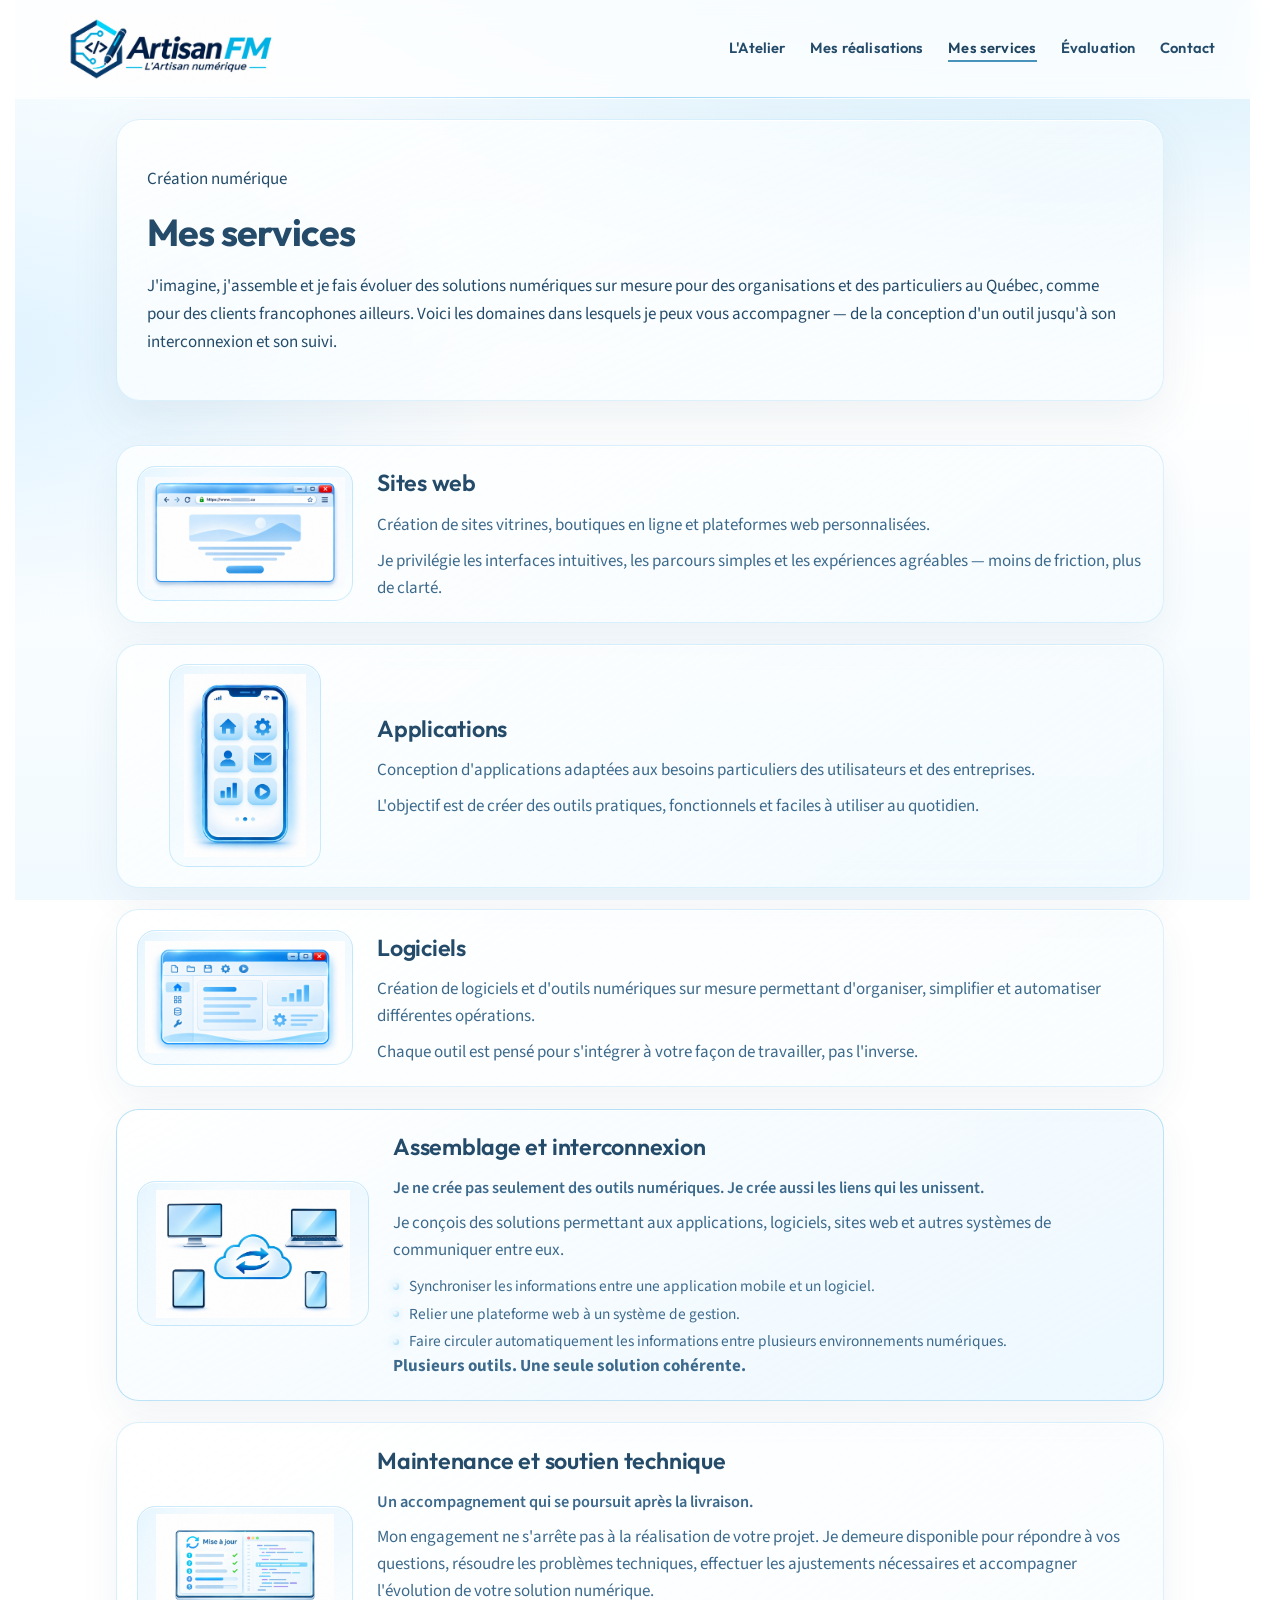
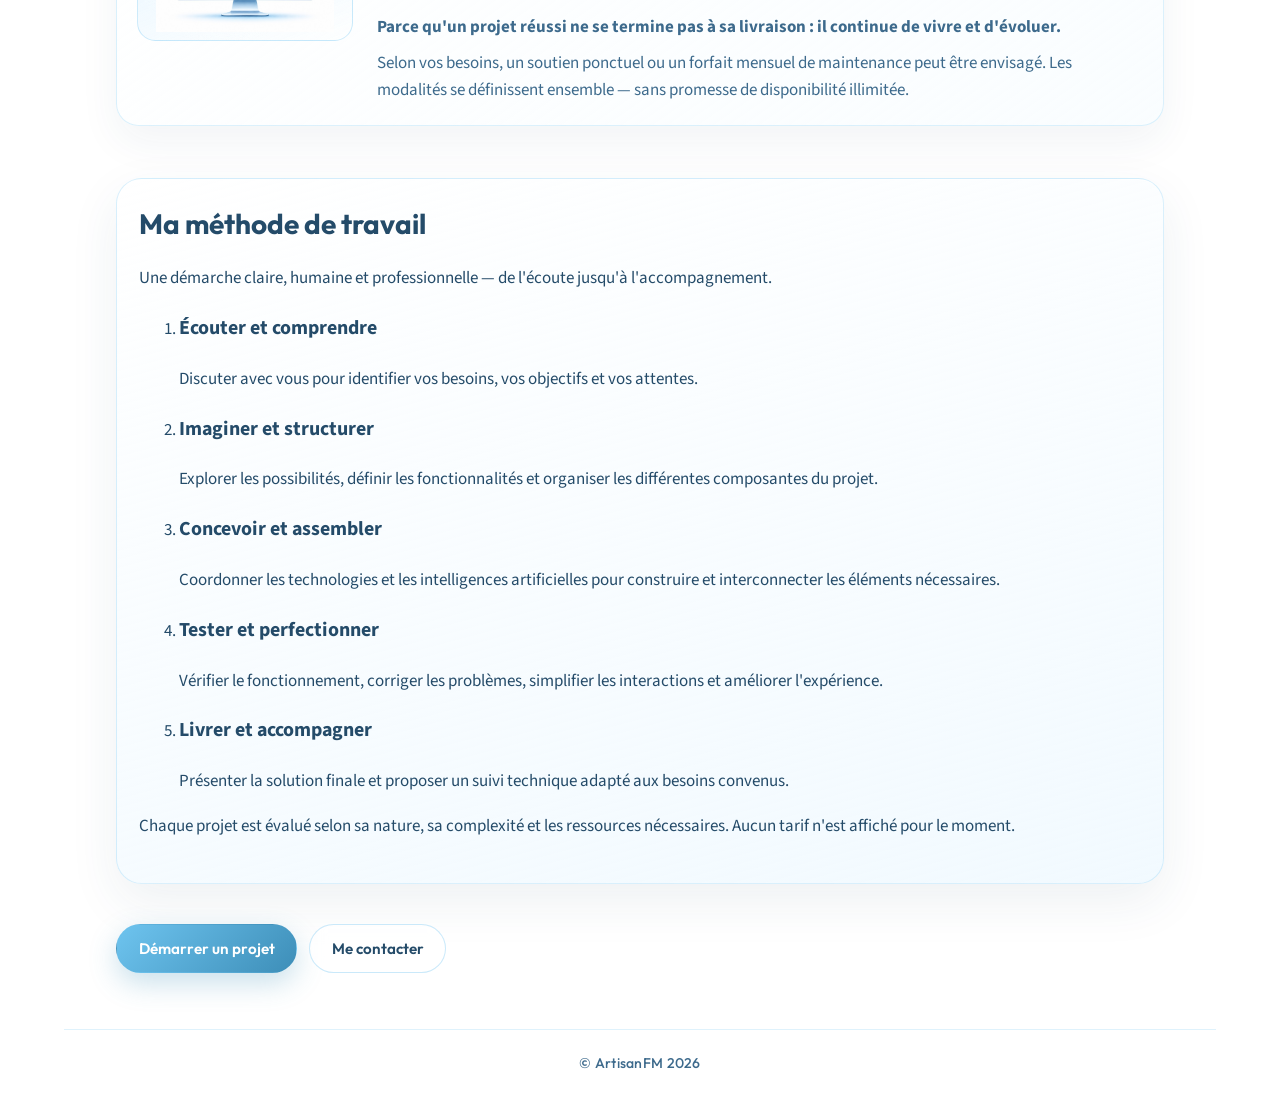
<file: univers/index.html>
<!DOCTYPE html>
<html lang="fr-CA">
<head>
    <meta charset="UTF-8">
    <meta name="viewport" content="width=device-width, initial-scale=1">
    <meta name="robots" content="index, follow">
    <title>Services | Sites web, applications et logiciels sur mesure — Artisan FM</title>
    <meta name="description" content="Services Artisan FM : sites web, applications, logiciels, assemblage d'outils et soutien technique. Création numérique sur mesure pour le Québec et la francophonie.">
    <meta name="author" content="Francis Manseau">
    <link rel="canonical" href="https://artisanfm.ca/univers/">
    <meta property="og:type" content="website">
    <meta property="og:locale" content="fr_CA">
    <meta property="og:site_name" content="Artisan FM">
    <meta property="og:url" content="https://artisanfm.ca/univers/">
    <meta property="og:title" content="Mes services | Artisan FM">
    <meta property="og:description" content="Sites web, applications, logiciels et interconnexion — conception sur mesure par un artisan numérique indépendant.">
    <meta property="og:image" content="https://artisanfm.ca/assets/brand/logo-artisan-fm-complet.png">
    <meta name="twitter:card" content="summary_large_image">
    <meta name="twitter:title" content="Mes services | Artisan FM">
    <meta name="twitter:description" content="Sites, apps, logiciels et soutien technique sur mesure.">
    <meta name="twitter:image" content="https://artisanfm.ca/assets/brand/logo-artisan-fm-complet.png">
    <link rel="stylesheet" href="../css/theme-lumineux.css?v=nav-text-1">
    <link rel="stylesheet" href="../css/services.css?v=svc-img-1">
    <script type="application/ld+json">
    {
      "@context": "https://schema.org",
      "@type": "CollectionPage",
      "name": "Mes services — Artisan FM",
      "url": "https://artisanfm.ca/univers/",
      "description": "Sites web, applications, logiciels, assemblage et soutien technique sur mesure.",
      "isPartOf": { "@type": "WebSite", "name": "Artisan FM", "url": "https://artisanfm.ca/" }
    }
    </script>
</head>
<body class="page-services theme-lumineux">
    <a class="skip-link" href="#contenu">Aller au contenu</a>
    <header class="site-header">
        <a class="brand" href="../index.html">
            <!-- Logo actuel conservé provisoirement. Une version futuriste / lumineuse sera étudiée plus tard. -->
            <img class="brand-logo" src="../assets/brand/logo-artisan-fm-complet.png" alt="Artisan FM — L'Artisan du numérique" width="1024" height="341" decoding="async">
        </a>
        <button class="nav-toggle" type="button" aria-expanded="false" aria-controls="site-nav">Menu</button>
        <nav class="site-nav" id="site-nav" data-root="../" data-active="services" aria-label="Navigation principale"></nav>
    </header>

    <main id="contenu">
        <header class="services-intro">
            <p class="services-intro__eyebrow">Création numérique</p>
            <h1>Mes services</h1>
            <p>J'imagine, j'assemble et je fais évoluer des solutions numériques sur mesure pour des organisations et des particuliers au Québec, comme pour des clients francophones ailleurs. Voici les domaines dans lesquels je peux vous accompagner — de la conception d'un outil jusqu'à son interconnexion et son suivi.</p>
        </header>

        <div class="service-list">
            <article class="service-block" id="sites-web">
                <div class="service-block__visual">
                    <img
                        class="service-block__img"
                        src="../assets/services/01-sites-web.jpg?v=1"
                        alt="Illustration d’une fenêtre de navigateur — création de sites web."
                        width="1024"
                        height="576"
                        loading="lazy"
                        decoding="async">
                </div>
                <div class="service-block__body">
                    <h2>Sites web</h2>
                    <p>Création de sites vitrines, boutiques en ligne et plateformes web personnalisées.</p>
                    <p>Je privilégie les interfaces intuitives, les parcours simples et les expériences agréables — moins de friction, plus de clarté.</p>
                </div>
            </article>

            <article class="service-block" id="applications">
                <div class="service-block__visual service-block__visual--portrait">
                    <img
                        class="service-block__img"
                        src="../assets/services/02-applications.jpg?v=1"
                        alt="Illustration d’un téléphone — conception d’applications mobiles."
                        width="682"
                        height="1024"
                        loading="lazy"
                        decoding="async">
                </div>
                <div class="service-block__body">
                    <h2>Applications</h2>
                    <p>Conception d'applications adaptées aux besoins particuliers des utilisateurs et des entreprises.</p>
                    <p>L'objectif est de créer des outils pratiques, fonctionnels et faciles à utiliser au quotidien.</p>
                </div>
            </article>

            <article class="service-block" id="logiciels">
                <div class="service-block__visual">
                    <img
                        class="service-block__img"
                        src="../assets/services/03-logiciels.jpg?v=1"
                        alt="Illustration d’une interface logicielle — logiciels sur mesure."
                        width="1024"
                        height="576"
                        loading="lazy"
                        decoding="async">
                </div>
                <div class="service-block__body">
                    <h2>Logiciels</h2>
                    <p>Création de logiciels et d'outils numériques sur mesure permettant d'organiser, simplifier et automatiser différentes opérations.</p>
                    <p>Chaque outil est pensé pour s'intégrer à votre façon de travailler, pas l'inverse.</p>
                </div>
            </article>

            <article class="service-block service-block--feature" id="assemblage">
                <div class="service-block__visual">
                    <img
                        class="service-block__img"
                        src="../assets/services/04-interconnexion.jpg?v=1"
                        alt="Illustration d’appareils reliés par le nuage — assemblage et interconnexion."
                        width="1024"
                        height="682"
                        loading="lazy"
                        decoding="async">
                </div>
                <div class="service-block__body">
                    <h2>Assemblage et interconnexion</h2>
                    <p class="service-block__lead">Je ne crée pas seulement des outils numériques. Je crée aussi les liens qui les unissent.</p>
                    <p>Je conçois des solutions permettant aux applications, logiciels, sites web et autres systèmes de communiquer entre eux.</p>
                    <ul class="service-block__points">
                        <li>Synchroniser les informations entre une application mobile et un logiciel.</li>
                        <li>Relier une plateforme web à un système de gestion.</li>
                        <li>Faire circuler automatiquement les informations entre plusieurs environnements numériques.</li>
                    </ul>
                    <p><strong>Plusieurs outils. Une seule solution cohérente.</strong></p>
                </div>
            </article>

            <article class="service-block" id="maintenance">
                <div class="service-block__visual">
                    <img
                        class="service-block__img"
                        src="../assets/services/05-maintenance.jpg?v=1"
                        alt="Illustration d’un écran de mise à jour — maintenance et soutien technique."
                        width="1024"
                        height="682"
                        loading="lazy"
                        decoding="async">
                </div>
                <div class="service-block__body">
                    <h2>Maintenance et soutien technique</h2>
                    <p class="service-block__lead">Un accompagnement qui se poursuit après la livraison.</p>
                    <p>Mon engagement ne s'arrête pas à la réalisation de votre projet. Je demeure disponible pour répondre à vos questions, résoudre les problèmes techniques, effectuer les ajustements nécessaires et accompagner l'évolution de votre solution numérique.</p>
                    <p><strong>Parce qu'un projet réussi ne se termine pas à sa livraison : il continue de vivre et d'évoluer.</strong></p>
                    <p>Selon vos besoins, un soutien ponctuel ou un forfait mensuel de maintenance peut être envisagé. Les modalités se définissent ensemble — sans promesse de disponibilité illimitée.</p>
                </div>
            </article>
        </div>

        <section class="methode" id="methode" aria-labelledby="methode-titre">
            <header class="methode__header">
                <h2 id="methode-titre">Ma méthode de travail</h2>
                <p>Une démarche claire, humaine et professionnelle — de l'écoute jusqu'à l'accompagnement.</p>
            </header>
            <ol class="methode-steps">
                <li>
                    <span class="methode-steps__num" aria-hidden="true"></span>
                    <div>
                        <h3>Écouter et comprendre</h3>
                        <p>Discuter avec vous pour identifier vos besoins, vos objectifs et vos attentes.</p>
                    </div>
                </li>
                <li>
                    <span class="methode-steps__num" aria-hidden="true"></span>
                    <div>
                        <h3>Imaginer et structurer</h3>
                        <p>Explorer les possibilités, définir les fonctionnalités et organiser les différentes composantes du projet.</p>
                    </div>
                </li>
                <li>
                    <span class="methode-steps__num" aria-hidden="true"></span>
                    <div>
                        <h3>Concevoir et assembler</h3>
                        <p>Coordonner les technologies et les intelligences artificielles pour construire et interconnecter les éléments nécessaires.</p>
                    </div>
                </li>
                <li>
                    <span class="methode-steps__num" aria-hidden="true"></span>
                    <div>
                        <h3>Tester et perfectionner</h3>
                        <p>Vérifier le fonctionnement, corriger les problèmes, simplifier les interactions et améliorer l'expérience.</p>
                    </div>
                </li>
                <li>
                    <span class="methode-steps__num" aria-hidden="true"></span>
                    <div>
                        <h3>Livrer et accompagner</h3>
                        <p>Présenter la solution finale et proposer un suivi technique adapté aux besoins convenus.</p>
                    </div>
                </li>
            </ol>
            <p class="methode__note">Chaque projet est évalué selon sa nature, sa complexité et les ressources nécessaires. Aucun tarif n'est affiché pour le moment.</p>
        </section>

        <div class="services-cta">
            <a class="btn btn-primary" href="../soumission/index.html">Démarrer un projet</a>
            <a class="btn btn-ghost" href="../contact/index.html">Me contacter</a>
        </div>
    </main>
    <footer class="site-footer">
        <p>&copy; ArtisanFM 2026</p>
    </footer>

    <script src="../js/nav.js"></script>
</body>
</html>
</file>
<file: css/theme-lumineux.css>
/* Artisan FM — socle identité lumineuse (phase 1)
   Chargé sur les pages migrées. Les pages non migrées gardent site.css. */

@import url("https://fonts.googleapis.com/css2?family=Outfit:wght@400;500;600;700&family=Source+Sans+3:ital,wght@0,400;0,500;0,600;1,400&display=swap");

:root {
    --blanc: #ffffff;
    --glacier: #f1faff;
    --pale: #d9f0ff;
    --azur: #8bcff4;
    --azur-vif: #5eb8e8;
    --profond: #244b69;
    --profond-soft: #3d6a8c;
    --brume: rgba(139, 207, 244, 0.28);
    --verre: rgba(255, 255, 255, 0.55);
    --verre-bord: rgba(139, 207, 244, 0.45);
    --ombre-douce: 0 18px 50px rgba(36, 75, 105, 0.08);
    --focus: #3d8eb8;
    --mesure: 38rem;
    --page: 72rem;
    /* Gouttières latérales : laissent la place aux flèches de page fixes */
    --page-inline: clamp(2.4rem, 6vw, 3.25rem);
    --font: "Source Sans 3", "Segoe UI", sans-serif;
    --display: "Outfit", "Segoe UI", sans-serif;
    --rayon: 1.25rem;
    --header-h: 5.5rem;
}

*,
*::before,
*::after {
    box-sizing: border-box;
}

html {
    scroll-behavior: smooth;
    /* both-edges : évite le décalage à gauche quand la barre de scroll est à droite */
    scrollbar-gutter: stable both-edges;
}

@media (prefers-reduced-motion: reduce) {
    html {
        scroll-behavior: auto;
    }
}

body.theme-lumineux {
    margin: 0;
    min-height: 100vh;
    color: var(--profond);
    font-family: var(--font);
    font-size: 1.0625rem;
    line-height: 1.65;
    background:
        radial-gradient(120% 80% at 85% -10%, rgba(139, 207, 244, 0.35) 0%, transparent 55%),
        radial-gradient(90% 60% at -5% 40%, rgba(217, 240, 255, 0.9) 0%, transparent 50%),
        linear-gradient(180deg, var(--glacier) 0%, var(--blanc) 42%, var(--glacier) 100%);
    background-attachment: fixed;
}

body.theme-lumineux a {
    color: var(--azur-vif);
}

body.theme-lumineux a:hover {
    color: var(--profond);
}

body.theme-lumineux .site-nav a,
body.theme-lumineux .site-nav a:hover {
    color: var(--profond);
}

body.theme-lumineux .site-nav a[aria-current="page"],
body.theme-lumineux .site-nav a[aria-current="page"]:hover {
    color: #1e4460;
}

body.theme-lumineux :focus-visible {
    outline: 3px solid var(--focus);
    outline-offset: 3px;
}

.skip-link {
    position: absolute;
    left: 1rem;
    top: -4rem;
    z-index: 100;
    padding: 0.5rem 0.85rem;
    border-radius: 0.5rem;
    background: var(--profond);
    color: var(--blanc);
    text-decoration: none;
}

.skip-link:focus {
    top: 1rem;
}

/* ——— Header / nav ——— */

body.theme-lumineux .site-header {
    position: sticky;
    top: 0;
    z-index: 40;
    display: flex;
    flex-wrap: wrap;
    align-items: center;
    justify-content: space-between;
    gap: 0.75rem 1.5rem;
    width: 100%;
    margin: 0;
    padding: 0.85rem max(1rem, calc((100% - var(--page)) / 2));
    background: rgba(255, 255, 255, 0.78);
    backdrop-filter: blur(14px);
    -webkit-backdrop-filter: blur(14px);
    border-bottom: 1px solid transparent;
}

body.theme-lumineux .site-header::after {
    content: "";
    position: absolute;
    left: 0;
    right: 0;
    bottom: 0;
    height: 1px;
    pointer-events: none;
    background: linear-gradient(
        90deg,
        transparent 0%,
        var(--pale) 18%,
        var(--azur) 50%,
        var(--pale) 82%,
        transparent 100%
    );
    opacity: 0.85;
    box-shadow: none;
}

body.theme-lumineux .brand {
    display: flex;
    align-items: center;
    text-decoration: none;
    color: inherit;
    line-height: 0;
    min-width: 0;
}

body.theme-lumineux .brand-logo {
    display: block;
    width: clamp(12rem, 36vw, 19rem);
    height: auto;
    max-width: min(340px, 68vw);
    max-height: clamp(3rem, 9vw, 4.4rem);
    object-fit: contain;
    object-position: left center;
}

body.theme-lumineux .nav-toggle {
    display: none;
    background: var(--verre);
    border: 1px solid var(--verre-bord);
    border-radius: 999px;
    padding: 0.45rem 1rem;
    font: inherit;
    color: var(--profond);
    cursor: pointer;
    backdrop-filter: blur(8px);
}

body.theme-lumineux .site-nav {
    position: relative;
    display: flex;
    flex-wrap: wrap;
    align-items: center;
    justify-content: flex-end;
    gap: 1.15rem 1.45rem;
    padding: 0.25rem 0;
    isolation: auto;
    overflow: visible;
    flex: 1 1 12rem;
    min-width: min(100%, 18rem);
    max-width: 100%;
}

body.theme-lumineux .site-nav::before {
    display: none;
}

/* Navigation texte — épurée, sans pastilles */
body.theme-lumineux .site-nav a {
    position: relative;
    z-index: 1;
    display: inline-flex;
    align-items: center;
    color: var(--profond);
    text-decoration: none;
    font-family: var(--display);
    font-size: 0.92rem;
    font-weight: 600;
    letter-spacing: 0.01em;
    line-height: 1.25;
    white-space: nowrap;
    padding: 0.2rem 0.05rem;
    border: none;
    border-radius: 0;
    border-bottom: 2px solid transparent;
    background: none;
    box-shadow: none;
    transition: color 0.2s ease, border-color 0.2s ease;
}

body.theme-lumineux .site-nav a:hover {
    color: var(--azur-vif);
    border-bottom-color: rgba(139, 207, 244, 0.55);
    background: none;
    box-shadow: none;
    transform: none;
}

body.theme-lumineux .site-nav a[aria-current="page"] {
    color: #1e4460;
    border-bottom-color: rgba(62, 142, 184, 0.95);
    background: none;
    box-shadow: none;
}

body.theme-lumineux .site-nav a[aria-current="page"]::after {
    content: none;
}

body.theme-lumineux .site-footer {
    width: min(var(--page), 100%);
    margin: 0 auto;
    padding: 1.35rem var(--page-inline) 1.6rem;
    box-sizing: border-box;
    border-top: 1px solid rgba(139, 207, 244, 0.28);
    color: var(--profond-soft);
    font-family: var(--display);
    font-size: 0.88rem;
    font-weight: 500;
    letter-spacing: 0.02em;
    text-align: center;
}

body.theme-lumineux .site-footer p {
    margin: 0;
    text-align: center;
}

body.theme-lumineux main#contenu.measure,
body.theme-lumineux .measure {
    width: min(40rem, 100%);
    margin-left: auto;
    margin-right: auto;
    padding-left: var(--page-inline);
    padding-right: var(--page-inline);
    box-sizing: border-box;
}

body.theme-lumineux main#contenu {
    width: min(var(--page), 100%);
    margin: 0 auto;
    padding: 1.75rem var(--page-inline) 3.5rem;
    box-sizing: border-box;
}

body.theme-lumineux .temp {
    color: var(--profond-soft);
    font-style: italic;
}

body.theme-lumineux .slot-missing {
    margin: 0;
    padding: 1.1rem 1.15rem;
    border: 1px dashed rgba(139, 207, 244, 0.55);
    border-radius: var(--rayon);
    background: rgba(241, 250, 255, 0.75);
    color: var(--profond-soft);
}

body.theme-lumineux .btn {
    display: inline-flex;
    align-items: center;
    justify-content: center;
    gap: 0.4rem;
    padding: 0.7rem 1.35rem;
    border-radius: 999px;
    font-family: var(--display);
    font-weight: 600;
    font-size: 0.95rem;
    text-decoration: none;
    border: 1px solid transparent;
    transition: transform 0.2s ease, box-shadow 0.2s ease, background 0.2s ease;
}

body.theme-lumineux .btn-primary {
    background: linear-gradient(135deg, #6ec4ef 0%, #3d8eb8 100%);
    color: var(--blanc);
    box-shadow: 0 10px 28px rgba(62, 142, 184, 0.28);
}

body.theme-lumineux .btn-primary:hover {
    color: var(--blanc);
    transform: translateY(-1px);
    box-shadow: 0 14px 32px rgba(62, 142, 184, 0.36);
}

body.theme-lumineux .btn-ghost {
    background: var(--verre);
    border-color: var(--verre-bord);
    color: var(--profond);
    backdrop-filter: blur(8px);
}

body.theme-lumineux .btn-ghost:hover {
    background: rgba(255, 255, 255, 0.88);
    color: var(--profond);
}

/* Ordinateur étroit / tablette : menu sous le logo si besoin */
@media (max-width: 1200px) {
    body.theme-lumineux .site-nav {
        flex: 1 1 100%;
        justify-content: center;
        gap: 0.95rem 1.25rem;
        padding-top: 0.15rem;
    }

    body.theme-lumineux .site-nav a {
        font-size: 0.88rem;
    }

    body.theme-lumineux .brand-logo {
        width: clamp(10.5rem, 32vw, 16rem);
        max-height: clamp(2.75rem, 8vw, 3.8rem);
    }
}

/* Cellulaire : hamburger + menu texte déroulant */
@media (max-width: 820px) {
    body.theme-lumineux .nav-toggle {
        display: inline-flex;
    }

    body.theme-lumineux .site-nav {
        display: none;
        width: 100%;
        flex-direction: column;
        align-items: stretch;
        justify-content: flex-start;
        gap: 0.35rem;
        padding: 0.85rem 1rem 1rem;
        margin-top: 0.35rem;
        border-radius: var(--rayon);
        background: rgba(255, 255, 255, 0.92);
        border: 1px solid var(--verre-bord);
        box-shadow: var(--ombre-douce);
    }

    body.theme-lumineux .site-nav.is-open {
        display: flex;
    }

    body.theme-lumineux .site-nav a {
        width: 100%;
        justify-content: center;
        white-space: normal;
        text-align: center;
        padding: 0.55rem 0.35rem;
        transform: none;
    }

    body.theme-lumineux .site-nav a:hover {
        transform: none;
    }
}

@media (prefers-reduced-motion: reduce) {
    body.theme-lumineux .site-nav a {
        transition: none;
    }

    body.theme-lumineux .site-nav a:hover {
        transform: none;
    }
}

/* Flèches pages libres (fixes) + bouton remonter */
.site-page-arrow {
    position: fixed;
    top: 50%;
    z-index: 60;
    display: inline-flex;
    align-items: center;
    justify-content: center;
    width: auto;
    height: auto;
    margin: 0;
    padding: 0.35rem;
    border: 0;
    border-radius: 0;
    background: transparent;
    box-shadow: none;
    color: var(--azur-vif);
    text-decoration: none;
    transform: translateY(-50%);
    transition: color 0.15s ease, opacity 0.15s ease, transform 0.15s ease;
    opacity: 0.85;
}

.site-page-arrow__svg {
    display: block;
    width: 1.15rem;
    height: 1.85rem;
}

.site-page-arrow--prev {
    left: max(0.35rem, env(safe-area-inset-left, 0px));
}

.site-page-arrow--next {
    right: max(0.35rem, env(safe-area-inset-right, 0px));
}

a.site-page-arrow:hover {
    color: var(--profond);
    opacity: 1;
    transform: translateY(-50%) scale(1.06);
}

@media (hover: hover) and (pointer: fine) and (min-width: 1025px) {
    .site-page-arrow {
        display: none;
    }
}

.site-back-top {
    position: fixed;
    right: max(0.85rem, env(safe-area-inset-right, 0px));
    bottom: max(1rem, env(safe-area-inset-bottom, 0px));
    z-index: 60;
    display: grid;
    place-items: center;
    width: 2.55rem;
    height: 2.55rem;
    margin: 0;
    padding: 0;
    border-radius: 999px;
    border: 1px solid rgba(139, 207, 244, 0.55);
    background: rgba(94, 184, 232, 0.92);
    color: #ffffff;
    font-size: 1.15rem;
    font-weight: 700;
    line-height: 1;
    cursor: pointer;
    box-shadow: 0 12px 28px rgba(36, 75, 105, 0.18);
    transition: opacity 0.2s ease, transform 0.2s ease;
}

.site-back-top:hover {
    background: var(--azur-vif);
}

.site-back-top[hidden] {
    display: none !important;
}

@media (max-width: 720px) {
    .site-page-arrow__svg {
        width: 1rem;
        height: 1.65rem;
    }

    .site-back-top {
        width: 2.35rem;
        height: 2.35rem;
    }
}

@media (prefers-reduced-motion: reduce) {
    .site-page-arrow,
    .site-back-top {
        transition: none;
    }

    a.site-page-arrow:hover {
        transform: translateY(-50%);
    }
}

/* —— Consentement statistiques / GA4 —— */
.afm-consent {
    position: fixed;
    left: 0;
    right: 0;
    bottom: 0;
    z-index: 1200;
    padding: 0.85rem var(--page-inline) calc(0.85rem + env(safe-area-inset-bottom));
    pointer-events: none;
}

.afm-consent[hidden] {
    display: none !important;
}

.afm-consent__panel {
    pointer-events: auto;
    width: min(40rem, 100%);
    margin: 0 auto;
    padding: 1rem 1.1rem 1.05rem;
    border-radius: 1.1rem;
    background: rgba(255, 255, 255, 0.96);
    border: 1px solid rgba(139, 207, 244, 0.5);
    box-shadow: 0 16px 40px rgba(36, 75, 105, 0.16);
    backdrop-filter: blur(10px);
    -webkit-backdrop-filter: blur(10px);
}

.afm-consent__title {
    margin: 0 0 0.4rem;
    font-family: var(--display);
    font-size: 1.05rem;
    font-weight: 700;
    color: var(--profond);
}

.afm-consent__text {
    margin: 0 0 0.9rem;
    font-size: 0.95rem;
    line-height: 1.5;
    color: var(--profond-soft);
}

.afm-consent__actions {
    display: flex;
    flex-wrap: wrap;
    gap: 0.55rem;
}

.afm-consent__btn {
    appearance: none;
    min-height: 44px;
    padding: 0.55rem 1rem;
    border-radius: 999px;
    font: inherit;
    font-size: 0.92rem;
    font-weight: 600;
    cursor: pointer;
    border: 1px solid transparent;
}

.afm-consent__btn--accept {
    background: var(--azur-vif);
    color: #fff;
    border-color: var(--azur-vif);
}

.afm-consent__btn--accept:hover {
    background: #4aa9d9;
}

.afm-consent__btn--refuse {
    background: #fff;
    color: var(--profond);
    border-color: rgba(139, 207, 244, 0.65);
}

.afm-consent__btn--refuse:hover {
    background: var(--glacier);
}

@media (max-width: 720px) {
    .afm-consent {
        padding-inline: 0.75rem;
    }

    .afm-consent__actions {
        flex-direction: column;
    }

    .afm-consent__btn {
        width: 100%;
    }
}
</file>
<file: css/accueil.css>
/* Accueil — présentation courte + illustration réseau */

body.page-atelier.theme-lumineux main#contenu {
    width: min(var(--page), 100%);
    margin: 0 auto;
    padding: 1rem var(--page-inline) 3rem;
    box-sizing: border-box;
}

.hero-assemble {
    position: relative;
    display: grid;
    grid-template-columns: minmax(0, 0.95fr) minmax(0, 1.15fr);
    gap: clamp(1.75rem, 4vw, 3.5rem);
    align-items: stretch;
    min-height: min(68vh, 36rem);
    padding: clamp(1.25rem, 3vw, 2.5rem) 0 clamp(2rem, 4vw, 3rem);
}

.hero-assemble__copy {
    position: relative;
    z-index: 2;
    max-width: 34rem;
    padding: clamp(1.35rem, 2.8vw, 2rem) clamp(1.25rem, 2.5vw, 1.85rem);
    border-radius: 1.5rem;
    background:
        linear-gradient(155deg, rgba(255, 255, 255, 0.78), rgba(241, 250, 255, 0.48));
    border: 1px solid rgba(139, 207, 244, 0.28);
    box-shadow:
        0 20px 50px rgba(36, 75, 105, 0.07),
        inset 0 1px 0 rgba(255, 255, 255, 0.9);
    backdrop-filter: blur(12px);
    -webkit-backdrop-filter: blur(12px);
}

.hero-assemble__titre {
    margin: 0 0 1.35rem;
    padding-bottom: 1.15rem;
    font-family: var(--display);
    font-weight: 700;
    font-size: clamp(1.55rem, 3.2vw, 2.15rem);
    line-height: 1.22;
    letter-spacing: -0.02em;
    color: var(--profond);
    border-bottom: 1px solid rgba(139, 207, 244, 0.35);
}

.hero-assemble__titre-suite {
    display: inline;
    font-weight: 600;
    color: var(--profond-soft);
}

.hero-assemble__lead,
.hero-assemble__p {
    margin: 0 0 1rem;
    color: var(--profond-soft);
    font-size: clamp(1.02rem, 1.45vw, 1.12rem);
    line-height: 1.68;
}

.hero-assemble__lead {
    color: var(--profond);
    font-weight: 600;
    font-size: clamp(1.06rem, 1.55vw, 1.18rem);
}

.hero-assemble__p--invite {
    margin: 1.15rem 0 0;
    padding: 0.95rem 1.05rem;
    border-radius: 0.95rem;
    background: rgba(217, 240, 255, 0.42);
    border: 1px solid rgba(139, 207, 244, 0.28);
    color: var(--profond);
    font-size: clamp(1rem, 1.4vw, 1.08rem);
}

.hero-assemble__p--invite a {
    color: var(--azur-vif);
    font-weight: 600;
    text-decoration: underline;
    text-underline-offset: 0.15em;
}

.hero-assemble__p--invite a:hover {
    color: var(--profond);
}

/* ——— Illustration (référence + surcouches animées) ——— */

.assemble-scene {
    position: relative;
    z-index: 1;
    aspect-ratio: 1024 / 682;
    width: min(100%, 36rem);
    max-width: 100%;
    margin-inline: auto;
    border-radius: 1.35rem;
    overflow: hidden;
    isolation: isolate;
    /* Teinte proche des bords de l’image (anti-frange coins arrondis) */
    background-color: rgb(228, 241, 251);
    border: 1px solid rgba(139, 207, 244, 0.4);
    box-shadow: 0 24px 60px rgba(36, 75, 105, 0.12);
}

/* Ordinateur : taille finale réglée en JS (même hauteur que .hero-assemble__copy) */
@media (min-width: 981px) {
    .assemble-scene {
        width: auto;
        max-width: 100%;
        margin-inline: 0;
        justify-self: end;
        align-self: stretch;
        /* Hauteur pilotée par JS ; aspect-ratio ne doit pas rétrécir la boîte */
        aspect-ratio: auto;
    }
}

.assemble-scene__glow {
    position: absolute;
    inset: 10% 14%;
    border-radius: 50%;
    background: radial-gradient(circle, rgba(125, 205, 245, 0.28), transparent 70%);
    filter: blur(24px);
    opacity: 0;
    pointer-events: none;
    z-index: 0;
}

.assemble-ref {
    position: absolute;
    inset: 0;
    z-index: 1;
    display: flex;
    align-items: center;
    justify-content: center;
    opacity: 0;
    transform: scale(0.985);
}

.assemble-ref__img {
    display: block;
    width: 100%;
    height: 100%;
    object-fit: contain;
    object-position: center center;
}

.assemble-overlay {
    position: absolute;
    inset: 0;
    width: 100%;
    height: 100%;
    z-index: 2;
    pointer-events: none;
}

.fiber-pulses {
    opacity: 0;
}

.fiber-pulse {
    stroke-width: 1.1;
}

.fiber-pulse--in {
    fill: #e53935;
    stroke: rgba(255, 200, 190, 0.95);
}

.fiber-pulse--out {
    fill: #2ecc71;
    stroke: rgba(200, 255, 220, 0.95);
}

.wifi-boost {
    opacity: 0;
}

.wifi-ring {
    fill: none;
    stroke: rgba(77, 180, 232, 0.55);
    stroke-width: 1.6;
    stroke-linecap: round;
}

.wifi-ring--b {
    stroke: rgba(180, 230, 250, 0.4);
}

/* États */

.assemble-scene.is-ready .assemble-scene__glow {
    animation: glow-in 1s ease forwards;
}

.assemble-scene.is-ready .assemble-ref {
    animation: ref-appear 1.15s cubic-bezier(0.22, 0.8, 0.28, 1) forwards;
}

.assemble-scene.is-assembled .assemble-ref {
    opacity: 1;
    transform: scale(1);
    animation: none;
}

.assemble-scene.is-assembled .assemble-scene__glow {
    opacity: 0.7;
    animation: none;
}

.assemble-scene.is-linked .fiber-pulses {
    animation: pulses-fade-in 0.55s ease 0.35s forwards;
}

.assemble-scene.is-alive .fiber-pulses {
    opacity: 1;
    animation: none;
}

.assemble-scene.is-wireless .wifi-boost {
    animation: wifi-boost-in 0.7s ease forwards;
}

.assemble-scene.is-alive .wifi-boost {
    opacity: 1;
    animation: none;
}

.assemble-scene.is-alive .wifi-ring {
    animation: wifi-ring-pulse 2.6s ease-in-out infinite;
}

.assemble-scene.is-alive .wifi-ring--b {
    animation-delay: -1.3s;
}

.assemble-scene.is-alive .wifi-ring:nth-child(3) {
    animation-delay: -0.65s;
}

@keyframes glow-in {
    from { opacity: 0; }
    to { opacity: 0.75; }
}

@keyframes ref-appear {
    from {
        opacity: 0;
        transform: scale(0.96);
    }
    to {
        opacity: 1;
        transform: scale(1);
    }
}

@keyframes pulses-fade-in {
    from { opacity: 0; }
    to { opacity: 1; }
}

@keyframes wifi-boost-in {
    from { opacity: 0; }
    to { opacity: 1; }
}

@keyframes wifi-ring-pulse {
    0%, 100% { opacity: 0.2; }
    50% { opacity: 0.85; }
}

@media (max-width: 980px) {
    .hero-assemble {
        grid-template-columns: 1fr;
        gap: 1.5rem;
        min-height: 0;
        align-items: start;
    }

    .assemble-scene {
        position: relative;
        top: auto;
        order: 0;
        width: min(100%, 100%);
        max-width: 32rem;
        margin-top: 0.25rem;
        margin-inline: auto;
    }

    .hero-assemble__copy {
        order: -1;
        max-width: none;
    }

    .hero-assemble__titre {
        font-size: clamp(1.4rem, 5.5vw, 1.85rem);
    }
}

@media (max-width: 520px) {
    .hero-assemble__copy {
        padding: 1.15rem 1rem 1.25rem;
    }

    .hero-assemble__p--invite {
        padding: 0.85rem 0.9rem;
    }
}

@media (prefers-reduced-motion: reduce) {
    .assemble-scene.is-ready .assemble-scene__glow,
    .assemble-scene.is-ready .assemble-ref,
    .assemble-scene.is-linked .fiber-pulses,
    .assemble-scene.is-wireless .wifi-boost,
    .assemble-scene.is-alive .wifi-boost,
    .assemble-scene.is-alive .wifi-ring {
        animation: none !important;
        transition: none !important;
    }

    .assemble-ref {
        opacity: 1 !important;
        transform: none !important;
    }

    .assemble-scene__glow {
        opacity: 0.6 !important;
    }

    .fiber-pulses {
        display: none !important;
    }

    .wifi-boost {
        opacity: 0.45 !important;
    }
}
</file>
<file: css/contact.css>
/* Page Contact — intro centrée + duo Courriel / Signal + disponibilité */

body.page-contact.theme-lumineux main#contenu {
    width: min(64rem, 100%);
    margin: 0 auto;
    padding: 0.75rem var(--page-inline) 3.5rem;
    box-sizing: border-box;
}

.contact-intro {
    max-width: 36rem;
    margin: 0 auto 1.75rem;
    padding: 1.15rem 1.35rem 1.3rem;
    text-align: center;
    border-radius: 1.35rem;
    background: linear-gradient(155deg, rgba(255, 255, 255, 0.78), rgba(241, 250, 255, 0.48));
    border: 1px solid rgba(139, 207, 244, 0.28);
    box-shadow: 0 16px 40px rgba(36, 75, 105, 0.06), inset 0 1px 0 rgba(255, 255, 255, 0.9);
}

.contact-intro h1 {
    margin: 0 0 0.65rem;
    font-family: var(--display);
    font-weight: 700;
    font-size: clamp(1.65rem, 3.2vw, 2.15rem);
    line-height: 1.2;
    letter-spacing: -0.02em;
    color: var(--profond);
}

.contact-intro p {
    margin: 0;
    color: var(--profond-soft);
    font-size: 1.05rem;
    line-height: 1.65;
}

.contact-duo {
    display: grid;
    grid-template-columns: 1fr 1fr;
    gap: 1.15rem;
    margin: 0 0 1.15rem;
    align-items: stretch;
}

.contact-panel {
    margin: 0;
    display: flex;
    flex-direction: column;
    min-height: 0;
    padding: 1.2rem 1.3rem 1.25rem;
    border-radius: 1.25rem;
    background: #ffffff;
    border: 1px solid rgba(139, 207, 244, 0.42);
    box-shadow:
        0 14px 34px rgba(36, 75, 105, 0.07),
        0 0 0 1px rgba(255, 255, 255, 0.8) inset;
    box-sizing: border-box;
}

.contact-panel--email,
.contact-panel--signal {
    background: linear-gradient(145deg, rgba(255, 255, 255, 0.98), rgba(241, 250, 255, 0.88));
}

/* Légère mise en valeur Signal — identité visuelle bleue officielle */
.contact-panel--signal {
    border-color: rgba(58, 118, 240, 0.28);
    background:
        linear-gradient(150deg, rgba(255, 255, 255, 0.98) 0%, rgba(236, 244, 255, 0.92) 55%, rgba(241, 250, 255, 0.9) 100%);
    box-shadow:
        0 14px 34px rgba(58, 118, 240, 0.1),
        0 0 0 1px rgba(255, 255, 255, 0.85) inset;
}

.contact-panel--heures,
.contact-panel--dispo {
    width: 100%;
    padding: 1.15rem 1.35rem 1.25rem;
}

.contact-panel--heures {
    margin-bottom: 1.15rem;
}

.contact-panel--heures .contact-panel__title {
    margin-bottom: 0.85rem;
}

.contact-heures {
    margin: 0;
    display: grid;
    gap: 0.55rem;
}

.contact-heures__row {
    display: grid;
    grid-template-columns: minmax(0, 1fr) auto;
    gap: 0.75rem 1.25rem;
    align-items: baseline;
    padding: 0.55rem 0.75rem;
    border-radius: 0.75rem;
    background: rgba(241, 250, 255, 0.72);
    border: 1px solid rgba(139, 207, 244, 0.28);
}

.contact-heures__row dt {
    margin: 0;
    font-family: var(--display);
    font-size: 0.98rem;
    font-weight: 600;
    color: var(--profond);
}

.contact-heures__row dd {
    margin: 0;
    font-size: 0.96rem;
    font-weight: 500;
    color: var(--profond-soft);
    text-align: right;
    white-space: nowrap;
}

.contact-heures__urgent {
    margin-top: 1rem;
    padding-top: 0.95rem;
    border-top: 1px solid rgba(139, 207, 244, 0.32);
}

.contact-heures__urgent-title {
    margin: 0 0 0.4rem;
    font-family: var(--display);
    font-size: 1.02rem;
    font-weight: 600;
    color: var(--profond);
    letter-spacing: -0.01em;
}

.contact-panel__head {
    display: flex;
    align-items: center;
    gap: 0.7rem;
    margin: 0 0 0.85rem;
}

.contact-panel__icon {
    display: block;
    flex-shrink: 0;
    object-fit: contain;
}

.contact-panel__icon--email {
    width: 7.05rem;
    height: auto;
    mix-blend-mode: multiply;
}

.contact-panel__icon--signal {
    width: 7.8rem;
    height: auto;
}

.contact-panel__title {
    margin: 0;
    font-family: var(--display);
    font-size: 1.2rem;
    font-weight: 700;
    color: var(--profond);
    letter-spacing: -0.01em;
}

.contact-panel__lead {
    margin: 0 0 0.45rem;
    font-family: var(--display);
    font-size: 1.02rem;
    font-weight: 600;
    color: var(--profond);
    line-height: 1.4;
}

.contact-panel__text {
    margin: 0;
    color: var(--profond-soft);
    font-size: 0.96rem;
    line-height: 1.55;
}

.contact-panel__text--suite {
    margin-top: 0.55rem;
}

.contact-panel__id {
    margin: 0.95rem 0 0;
    font-family: var(--display);
    font-size: 1.05rem;
    font-weight: 700;
    color: var(--profond);
    letter-spacing: -0.01em;
}

.contact-panel__id a {
    color: var(--profond);
    text-decoration: none;
}

.contact-panel__id a:hover {
    color: var(--azur-vif);
}

.contact-panel__id--signal {
    margin: 0;
    font-size: 1.02rem;
}

.contact-panel__signal-row {
    display: flex;
    align-items: center;
    gap: 0.85rem;
    margin: 0.95rem 0 0;
}

.contact-panel__qr {
    display: block;
    width: 5.5rem;
    flex-shrink: 0;
    border-radius: 0.65rem;
    overflow: hidden;
    border: 1px solid rgba(58, 118, 240, 0.28);
    background: #ffffff;
    box-shadow: 0 8px 18px rgba(36, 75, 105, 0.07);
    transition: transform 0.18s ease, box-shadow 0.18s ease;
}

.contact-panel__qr:hover {
    transform: translateY(-1px);
    box-shadow: 0 10px 22px rgba(58, 118, 240, 0.14);
}

.contact-panel__qr img {
    display: block;
    width: 100%;
    height: auto;
    aspect-ratio: 1 / 1;
}

.contact-panel__actions {
    margin-top: auto;
    padding-top: 1.15rem;
    display: flex;
    justify-content: flex-end;
}

.contact-panel__btn-signal {
    background: linear-gradient(135deg, #5b8ff5 0%, #3a76f0 100%);
    box-shadow: 0 10px 28px rgba(58, 118, 240, 0.28);
}

.contact-panel__btn-signal:hover {
    box-shadow: 0 14px 32px rgba(58, 118, 240, 0.36);
}

.contact-panel--dispo .contact-panel__title {
    margin-bottom: 0.55rem;
}

@media (max-width: 820px) {
    .contact-duo {
        grid-template-columns: 1fr;
    }

    .contact-panel--email,
    .contact-panel--signal {
        min-height: 0;
    }

    .contact-panel__qr {
        width: 5.25rem;
    }
}

@media (max-width: 420px) {
    .contact-intro {
        padding: 1rem 1.1rem 1.15rem;
    }

    .contact-panel {
        padding: 1.05rem 1.1rem 1.15rem;
    }

    .contact-heures__row {
        grid-template-columns: 1fr;
        gap: 0.2rem;
    }

    .contact-heures__row dd {
        text-align: left;
    }

    .contact-panel__signal-row {
        flex-wrap: wrap;
    }

    .contact-panel__actions {
        justify-content: stretch;
    }

    .contact-panel__actions .btn {
        width: 100%;
    }
}
</file>
<file: css/realisations.css>
/* Mes réalisations — alternance texte / image (thème lumineux) */

body.page-realisations.theme-lumineux main#contenu {
    width: min(var(--page), 100%);
    margin: 0 auto;
    padding: 1.25rem var(--page-inline) 3.5rem;
    box-sizing: border-box;
}

.real-intro {
    width: 100%;
    max-width: none;
    margin: 0 0 2rem;
    padding: 1.25rem 1.35rem 1.4rem;
    border-radius: 1.5rem;
    background: linear-gradient(155deg, rgba(255, 255, 255, 0.78), rgba(241, 250, 255, 0.45));
    border: 1px solid rgba(139, 207, 244, 0.28);
    box-shadow: var(--ombre-douce), inset 0 1px 0 rgba(255, 255, 255, 0.9);
    backdrop-filter: blur(12px);
    -webkit-backdrop-filter: blur(12px);
    box-sizing: border-box;
}

.real-intro h1,
.real-intro p {
    max-width: 46rem;
}

.real-intro__eyebrow {
    margin: 0 0 0.5rem;
    font-family: var(--display);
    font-size: 0.8rem;
    font-weight: 600;
    letter-spacing: 0.14em;
    text-transform: uppercase;
    color: var(--azur-vif);
}

.real-intro h1 {
    margin: 0 0 0.75rem;
    font-family: var(--display);
    font-size: clamp(1.75rem, 3.5vw, 2.35rem);
    color: var(--profond);
    letter-spacing: -0.02em;
}

.real-intro p {
    margin: 0 0 0.65rem;
    color: var(--profond-soft);
    line-height: 1.65;
}

.real-intro p:last-child {
    margin-bottom: 0;
}

/* ——— Liste : bandes alternées ——— */

.real-liste {
    display: grid;
    gap: 1.5rem;
    margin: 0 0 1.5rem;
}

.real-bandeau {
    display: block;
    padding: 1.2rem 1.25rem 1.3rem;
    border-radius: 1.45rem;
    background: linear-gradient(155deg, rgba(255, 255, 255, 0.88), rgba(241, 250, 255, 0.5));
    border: 1px solid rgba(139, 207, 244, 0.35);
    box-shadow: 0 16px 40px rgba(36, 75, 105, 0.07), inset 0 1px 0 rgba(255, 255, 255, 0.95);
    transition: box-shadow 0.22s ease, border-color 0.22s ease;
}

.real-bandeau:hover {
    border-color: rgba(94, 184, 232, 0.55);
    box-shadow: 0 20px 46px rgba(36, 75, 105, 0.1), inset 0 1px 0 rgba(255, 255, 255, 0.95);
}

.real-bandeau__haut {
    display: grid;
    gap: 1.35rem 1.75rem;
    align-items: center;
}

/* Projet impair (0, 2…) : texte gauche — image droite */
.real-bandeau--texte-gauche .real-bandeau__haut {
    grid-template-columns: minmax(0, 1fr) minmax(0, 1.15fr);
}
.real-bandeau--texte-gauche .real-bandeau__texte { order: 1; }
.real-bandeau--texte-gauche .real-bandeau__media { order: 2; }

/* Projet pair (1, 3…) : image gauche — texte droite */
.real-bandeau--image-gauche .real-bandeau__haut {
    grid-template-columns: minmax(0, 1.15fr) minmax(0, 1fr);
}
.real-bandeau--image-gauche .real-bandeau__media { order: 1; }
.real-bandeau--image-gauche .real-bandeau__texte { order: 2; }

/* ——— Accordéon Nexus (in-page) ——— */

.real-accordeon {
    margin-top: 1.25rem;
    padding-top: 1.15rem;
    border-top: 1px solid rgba(139, 207, 244, 0.35);
    overflow: hidden;
}

.real-accordeon[hidden] {
    display: none !important;
}

.real-accordeon__inner {
    display: grid;
    gap: 1.15rem;
    animation: real-accordeon-in 0.38s ease;
}

.real-accordeon__circuit {
    margin: 0.35rem 0 0;
    padding: 0.55rem;
    border-radius: 1.1rem;
    border: 1px solid rgba(139, 207, 244, 0.35);
    background: linear-gradient(160deg, rgba(255, 255, 255, 0.92), rgba(234, 247, 255, 0.75));
}

.real-accordeon__circuit img {
    display: block;
    width: 100%;
    height: auto;
    max-height: none;
    object-fit: contain;
    object-position: center;
    margin: 0 auto;
}

.real-accordeon__circuit figcaption {
    margin: 0.55rem 0.15rem 0.1rem;
    color: var(--profond-soft);
    font-size: 0.92rem;
    line-height: 1.5;
}

@keyframes real-accordeon-in {
    from {
        opacity: 0;
        transform: translateY(-0.5rem);
    }
    to {
        opacity: 1;
        transform: translateY(0);
    }
}

.real-bandeau--accordeon.is-accordeon-ouvert {
    border-color: rgba(94, 184, 232, 0.55);
}

.real-bandeau__texte {
    min-width: 0;
    max-width: 36rem;
}

.real-bandeau__cat {
    display: inline-block;
    margin: 0 0 0.45rem;
    font-family: var(--display);
    font-size: 0.75rem;
    font-weight: 600;
    letter-spacing: 0.08em;
    text-transform: uppercase;
    color: var(--azur-vif);
}

.real-bandeau__titre {
    margin: 0 0 0.4rem;
    font-family: var(--display);
    font-size: clamp(1.25rem, 2.4vw, 1.65rem);
    font-weight: 600;
    color: var(--profond);
}

.real-bandeau__sous {
    margin: 0 0 0.75rem;
    color: var(--profond-soft);
    font-size: 1.02rem;
}

.real-bandeau__desc {
    margin: 0 0 0.75rem;
    color: var(--profond-soft);
    line-height: 1.6;
}

.real-bandeau__points {
    margin: 0 0 1rem;
    padding-left: 1.1rem;
    color: var(--profond-soft);
}

.real-bandeau__points li {
    margin: 0.28rem 0;
    line-height: 1.5;
}

.real-apk-warn {
    margin: 0.85rem 0 0.95rem;
    padding: 0.9rem 1rem 0.95rem;
    border-radius: 0.9rem;
    border: 1px solid rgba(183, 123, 0, 0.55);
    border-left: 4px solid #b77b00;
    background: linear-gradient(155deg, #fff6de 0%, #ffe4a8 100%);
    box-shadow: inset 0 1px 0 rgba(255, 255, 255, 0.65), 0 10px 24px rgba(183, 123, 0, 0.12);
    color: #5c3d00;
}

.real-apk-warn__title {
    margin: 0 0 0.5rem;
    font-family: var(--display);
    font-size: 0.98rem;
    font-weight: 700;
    line-height: 1.35;
    color: #8a5a00;
}

.real-apk-warn p {
    margin: 0 0 0.55rem;
    font-size: 0.96rem;
    line-height: 1.55;
    color: #5c3d00;
}

.real-apk-warn p:last-child {
    margin-bottom: 0;
}

.real-bandeau__actions {
    display: flex;
    flex-wrap: wrap;
    gap: 0.65rem;
}

.real-bandeau__media {
    min-width: 0;
}

/* ——— Carrousel de photos (projets empilés séparément) ——— */

.real-carrousel {
    position: relative;
    min-width: 0;
}

.real-carrousel__viewport {
    overflow: hidden;
    border-radius: 1rem;
    border: 1px solid rgba(139, 207, 244, 0.35);
    background: linear-gradient(160deg, #eaf7ff, #f7fcff);
    box-shadow: inset 0 1px 0 rgba(255, 255, 255, 0.9);
}

.real-carrousel__track {
    display: flex;
    transition: transform 0.4s ease;
    will-change: transform;
}

.real-carrousel__slide {
    min-width: 100%;
    margin: 0;
    display: flex;
    align-items: center;
    justify-content: center;
    padding: 0.75rem;
}

.real-carrousel__zoom {
    appearance: none;
    border: 0;
    background: transparent;
    padding: 0;
    margin: 0;
    cursor: zoom-in;
    width: 100%;
    display: flex;
    align-items: center;
    justify-content: center;
}

.real-carrousel__zoom img {
    display: block;
    max-width: 100%;
    width: auto;
    height: auto;
    max-height: 22rem;
    object-fit: contain;
    object-position: center;
}

.real-carrousel__nav {
    display: flex;
    align-items: center;
    justify-content: center;
    gap: 0.75rem;
    margin-top: 0.7rem;
}

.real-carrousel__btn {
    appearance: none;
    width: 2.35rem;
    height: 2.35rem;
    border-radius: 999px;
    border: 1px solid rgba(139, 207, 244, 0.5);
    background: rgba(255, 255, 255, 0.9);
    color: var(--profond);
    font-size: 1.35rem;
    line-height: 1;
    font-weight: 600;
    cursor: pointer;
    box-shadow: 0 4px 14px rgba(36, 75, 105, 0.08);
    transition: border-color 0.2s ease, box-shadow 0.2s ease, opacity 0.2s ease;
}

.real-carrousel__btn:hover:not(:disabled) {
    border-color: var(--azur);
    box-shadow: 0 6px 18px rgba(36, 75, 105, 0.12);
}

.real-carrousel__btn:disabled {
    opacity: 0.35;
    cursor: default;
}

.real-carrousel__compteur {
    font-family: var(--display);
    font-size: 0.85rem;
    font-weight: 600;
    color: var(--profond-soft);
    min-width: 3.5rem;
    text-align: center;
}

/* Lightbox agrandissement — carrousel limité au projet courant */
.real-lightbox {
    position: fixed;
    inset: 0;
    z-index: 80;
    display: grid;
    place-items: center;
    padding: 1.25rem 3.5rem;
    background: rgba(20, 42, 64, 0.72);
    backdrop-filter: blur(6px);
    -webkit-backdrop-filter: blur(6px);
}

.real-lightbox[hidden] {
    display: none !important;
}

.real-lightbox__figure {
    margin: 0;
    max-width: min(96vw, 72rem);
    max-height: 90vh;
    text-align: center;
}

.real-lightbox__figure img {
    display: block;
    max-width: 100%;
    max-height: 82vh;
    width: auto;
    height: auto;
    object-fit: contain;
    border-radius: 0.75rem;
    box-shadow: 0 24px 60px rgba(0, 0, 0, 0.35);
    margin-inline: auto;
}

.real-lightbox__count {
    margin: 0.75rem 0 0;
    color: rgba(255, 255, 255, 0.92);
    font-family: var(--display, inherit);
    font-size: 0.95rem;
    letter-spacing: 0.04em;
}

.real-lightbox__close {
    position: absolute;
    top: 1rem;
    right: 1rem;
    appearance: none;
    width: 2.6rem;
    height: 2.6rem;
    border-radius: 999px;
    border: 1px solid rgba(255, 255, 255, 0.45);
    background: rgba(255, 255, 255, 0.92);
    color: var(--profond);
    font-size: 1.5rem;
    line-height: 1;
    cursor: pointer;
    z-index: 2;
}

.real-lightbox__nav {
    position: absolute;
    top: 50%;
    transform: translateY(-50%);
    appearance: none;
    width: 2.75rem;
    height: 2.75rem;
    border-radius: 999px;
    border: 1px solid rgba(255, 255, 255, 0.45);
    background: rgba(255, 255, 255, 0.92);
    color: var(--profond);
    font-size: 1.75rem;
    line-height: 1;
    cursor: pointer;
    z-index: 2;
}

.real-lightbox__nav--prev {
    left: 0.75rem;
}

.real-lightbox__nav--next {
    right: 0.75rem;
}

.real-lightbox__nav[hidden],
.real-lightbox__count[hidden] {
    display: none !important;
}

.real-accordeon__circuit-zoom {
    appearance: none;
    display: block;
    width: 100%;
    margin: 0;
    padding: 0;
    border: 0;
    background: transparent;
    cursor: zoom-in;
}

.real-accordeon__circuit-zoom img {
    display: block;
    width: 100%;
    height: auto;
}

body.is-lightbox {
    overflow: hidden;
}

@media (max-width: 620px) {
    .real-lightbox {
        padding: 1rem 2.75rem;
    }

    .real-lightbox__nav {
        width: 2.35rem;
        height: 2.35rem;
        font-size: 1.45rem;
    }
}

/* ——— Détail ——— */

.real-detail {
    display: none;
    margin-top: 0.5rem;
    scroll-margin-top: 6rem;
}

.real-detail.is-open {
    display: block;
}

.real-detail__shell {
    padding: 1.25rem 1.25rem 1.5rem;
    border-radius: 1.5rem;
    background: linear-gradient(160deg, rgba(255, 255, 255, 0.9), rgba(241, 250, 255, 0.55));
    border: 1px solid rgba(139, 207, 244, 0.35);
    box-shadow: var(--ombre-douce), inset 0 1px 0 rgba(255, 255, 255, 0.95);
}

.real-detail__toolbar {
    display: flex;
    flex-wrap: wrap;
    gap: 0.75rem;
    align-items: center;
    justify-content: space-between;
    margin-bottom: 1.1rem;
}

.real-detail__retour {
    appearance: none;
    border: 1px solid rgba(139, 207, 244, 0.45);
    background: rgba(255, 255, 255, 0.75);
    color: var(--profond);
    font-family: var(--display);
    font-size: 0.92rem;
    font-weight: 600;
    border-radius: 999px;
    padding: 0.45rem 0.95rem;
    cursor: pointer;
}

.real-detail__retour:hover {
    border-color: var(--azur);
}

.real-detail__cat {
    font-family: var(--display);
    font-size: 0.78rem;
    font-weight: 600;
    letter-spacing: 0.08em;
    text-transform: uppercase;
    color: var(--azur-vif);
}

.real-detail__titre {
    margin: 0 0 0.35rem;
    font-family: var(--display);
    font-size: clamp(1.45rem, 3vw, 2rem);
    color: var(--profond);
}

.real-detail__sous {
    margin: 0 0 0.85rem;
    color: var(--profond-soft);
    font-size: 1.05rem;
}

.real-detail__intro {
    margin: 0 0 1.25rem;
    color: var(--profond-soft);
    line-height: 1.65;
    max-width: 46rem;
}

.real-detail__blocs {
    display: grid;
    gap: 0.75rem;
    margin: 0 0 1.35rem;
    max-width: 48rem;
}

.real-detail__bloc {
    margin: 0;
    padding: 0.85rem 1rem;
    border-radius: 1rem;
    background: rgba(255, 255, 255, 0.7);
    border: 1px solid rgba(139, 207, 244, 0.3);
    color: var(--profond-soft);
    line-height: 1.6;
}

.real-detail__bloc-label {
    display: inline-block;
    margin-right: 0.35rem;
    font-family: var(--display);
    font-size: 0.78rem;
    font-weight: 700;
    letter-spacing: 0.06em;
    text-transform: uppercase;
    color: var(--azur-vif);
}

.real-section--texte-seul {
    grid-template-columns: 1fr;
}

.real-section--interconnexion {
    grid-template-columns: 1fr;
    gap: 1.1rem;
}

.real-section--interconnexion .real-section__texte {
    max-width: 48rem;
}

.real-section__media--wide {
    max-width: 42rem;
}

.nexus-diagramme {
    margin: 0;
    padding: 0.85rem 0.9rem 1rem;
    border-radius: 1.1rem;
    border: 1px solid rgba(139, 207, 244, 0.35);
    background: linear-gradient(160deg, rgba(255, 255, 255, 0.92), rgba(234, 247, 255, 0.75));
    overflow-x: auto;
}

.nexus-diagramme__svg {
    display: block;
    width: 100%;
    min-width: 18rem;
    height: auto;
}

.nexus-diagramme__bloc {
    fill: rgba(255, 255, 255, 0.95);
    stroke: rgba(42, 111, 151, 0.45);
    stroke-width: 1.5;
}

.nexus-diagramme__label {
    fill: var(--profond);
    font-family: var(--display), system-ui, sans-serif;
    font-size: 18px;
    font-weight: 700;
}

.nexus-diagramme__sub {
    fill: var(--profond-soft);
    font-family: var(--display), system-ui, sans-serif;
    font-size: 13px;
}

.nexus-diagramme__caption {
    margin: 0.65rem 0 0;
    font-size: 0.9rem;
    color: var(--profond-soft);
    line-height: 1.45;
}

.real-detail__hero {
    margin: 0 0 1.5rem;
    border-radius: 1.1rem;
    overflow: hidden;
    border: 1px solid rgba(139, 207, 244, 0.3);
    background: #eaf7ff;
    padding: 0.75rem;
}

.real-detail__hero img {
    display: block;
    width: 100%;
    height: auto;
    max-height: 24rem;
    object-fit: contain;
    margin: 0 auto;
}

.real-section {
    display: grid;
    grid-template-columns: minmax(0, 1fr) minmax(0, 1.1fr);
    gap: 1.2rem 1.6rem;
    align-items: center;
    margin: 0 0 1.35rem;
    padding: 1.05rem 1.1rem 1.15rem;
    border-radius: 1.2rem;
    background: rgba(255, 255, 255, 0.55);
    border: 1px solid rgba(139, 207, 244, 0.28);
}

.real-section--texte-gauche {
    grid-template-columns: minmax(0, 1fr) minmax(0, 1.15fr);
}
.real-section--texte-gauche .real-section__texte { order: 1; }
.real-section--texte-gauche .real-section__media { order: 2; }

.real-section--image-gauche {
    grid-template-columns: minmax(0, 1.15fr) minmax(0, 1fr);
}
.real-section--image-gauche .real-section__media { order: 1; }
.real-section--image-gauche .real-section__texte { order: 2; }

.real-section__texte {
    min-width: 0;
    max-width: 34rem;
}

.real-section h3 {
    margin: 0 0 0.55rem;
    font-family: var(--display);
    font-size: 1.15rem;
    color: var(--profond);
}

.real-section p {
    margin: 0 0 0.75rem;
    color: var(--profond-soft);
    line-height: 1.6;
}

.real-section ul {
    margin: 0;
    padding-left: 1.15rem;
    color: var(--profond-soft);
}

.real-section li {
    margin: 0.25rem 0;
    line-height: 1.5;
}

.real-section__media {
    min-width: 0;
}

.real-section__media .real-carrousel__zoom img {
    max-height: 22rem;
}

.real-section__media .real-carrousel__viewport {
    background: linear-gradient(160deg, #eaf7ff, #f7fcff);
}

.real-detail__actions {
    display: flex;
    flex-wrap: wrap;
    gap: 0.75rem;
    margin-top: 0.35rem;
}

body.page-realisations.is-detail .real-liste,
body.page-realisations.is-detail .real-intro {
    display: none;
}

@media (max-width: 860px) {
    .real-bandeau__haut,
    .real-bandeau--texte-gauche .real-bandeau__haut,
    .real-bandeau--image-gauche .real-bandeau__haut,
    .real-section,
    .real-section--texte-gauche,
    .real-section--image-gauche {
        grid-template-columns: 1fr;
        gap: 1rem;
    }

    .real-bandeau--texte-gauche .real-bandeau__texte,
    .real-bandeau--image-gauche .real-bandeau__texte,
    .real-section--texte-gauche .real-section__texte,
    .real-section--image-gauche .real-section__texte {
        order: 1;
    }

    .real-bandeau--texte-gauche .real-bandeau__media,
    .real-bandeau--image-gauche .real-bandeau__media,
    .real-section--texte-gauche .real-section__media,
    .real-section--image-gauche .real-section__media {
        order: 2;
    }

    .real-bandeau__media .real-carrousel__zoom img,
    .real-section__media .real-carrousel__zoom img {
        max-height: 16rem;
    }
}

@media (prefers-reduced-motion: reduce) {
    .real-bandeau,
    .real-carrousel__track,
    .real-carrousel__btn,
    .real-accordeon__inner {
        transition: none !important;
        animation: none !important;
    }
}
</file>
<file: css/services.css>
/* Mes services — phase 2 */

body.page-services.theme-lumineux main#contenu {
    width: min(var(--page), 100%);
    margin: 0 auto;
    padding: 1.25rem var(--page-inline) 3.5rem;
    box-sizing: border-box;
}

.services-intro {
    width: 100%;
    max-width: none;
    margin: 0 0 2.75rem;
    padding: clamp(1.25rem, 2.5vw, 1.75rem) clamp(1.2rem, 2.8vw, 1.85rem) clamp(1.35rem, 2.5vw, 1.7rem);
    border-radius: 1.5rem;
    background: linear-gradient(155deg, rgba(255, 255, 255, 0.82), rgba(241, 250, 255, 0.5));
    border: 1px solid rgba(139, 207, 244, 0.28);
    box-shadow: var(--ombre-douce), inset 0 1px 0 rgba(255, 255, 255, 0.9);
    backdrop-filter: blur(12px);
    -webkit-backdrop-filter: blur(12px);
    box-sizing: border-box;
}

.services-intro h1 {
    margin: 0 0 0.65rem;
    font-family: var(--display);
    font-weight: 700;
    font-size: clamp(1.75rem, 3.5vw, 2.35rem);
    line-height: 1.2;
    letter-spacing: -0.02em;
    color: var(--profond);
}

.services-intro__subtitle {
    margin: 0 0 0.9rem;
    font-family: var(--display);
    font-weight: 600;
    font-size: clamp(1.15rem, 2.2vw, 1.45rem);
    line-height: 1.35;
    letter-spacing: -0.015em;
    color: var(--profond);
}

.services-intro__lead {
    margin: 0 0 1.35rem;
    max-width: 48rem;
    color: var(--profond-soft);
    font-size: 1.05rem;
    line-height: 1.65;
}

.services-axes {
    display: grid;
    grid-template-columns: 1fr;
    gap: 0.95rem;
    margin: 0 0 1.25rem;
}

.services-axe {
    margin: 0;
    padding: 1rem 1.1rem 1.05rem;
    border-radius: 1.1rem;
    background: linear-gradient(180deg, rgba(255, 255, 255, 0.92), rgba(241, 250, 255, 0.72));
    border: 1px solid rgba(139, 207, 244, 0.34);
    box-shadow: inset 0 1px 0 rgba(255, 255, 255, 0.95);
}

.services-axe__title {
    margin: 0 0 0.45rem;
    font-family: var(--display);
    font-weight: 600;
    font-size: 1.08rem;
    line-height: 1.3;
    color: var(--profond);
}

.services-axe p {
    margin: 0;
    color: var(--profond-soft);
    font-size: 1.02rem;
    line-height: 1.6;
}

.services-intro__goal {
    margin: 0;
    padding-top: 0.15rem;
    color: var(--profond);
    font-size: 1.05rem;
    line-height: 1.6;
}

.services-intro__goal strong {
    color: var(--profond);
    font-weight: 700;
}

@media (min-width: 720px) {
    .services-axes {
        grid-template-columns: 1fr 1fr;
        gap: 1.1rem;
        align-items: stretch;
    }

    .services-axe {
        padding: 1.15rem 1.25rem 1.2rem;
    }
}

/* ——— Blocs service ——— */

.service-list {
    display: grid;
    gap: 1.35rem;
    margin: 0 0 3.25rem;
}

.service-block {
    display: grid;
    grid-template-columns: minmax(9rem, 13.5rem) minmax(0, 1fr);
    gap: 1.15rem 1.5rem;
    align-items: center;
    padding: 1.15rem 1.25rem 1.25rem;
    border-radius: 1.4rem;
    background: linear-gradient(145deg, rgba(255, 255, 255, 0.78), rgba(241, 250, 255, 0.4));
    border: 1px solid rgba(139, 207, 244, 0.3);
    box-shadow: 0 16px 40px rgba(36, 75, 105, 0.06), inset 0 1px 0 rgba(255, 255, 255, 0.92);
    backdrop-filter: blur(10px);
    -webkit-backdrop-filter: blur(10px);
    scroll-margin-top: 6rem;
}

.service-block--feature {
    grid-template-columns: minmax(10rem, 14.5rem) minmax(0, 1fr);
    background: linear-gradient(150deg, rgba(255, 255, 255, 0.88), rgba(217, 240, 255, 0.5));
    border-color: rgba(94, 184, 232, 0.4);
}

.service-block__visual {
    position: relative;
    aspect-ratio: 16 / 10;
    width: 100%;
    max-width: 14.5rem;
    margin: 0 auto;
    border-radius: 1.15rem;
    background:
        radial-gradient(circle at 40% 35%, rgba(255, 255, 255, 0.95), transparent 60%),
        linear-gradient(160deg, rgba(217, 240, 255, 0.65), rgba(255, 255, 255, 0.35));
    border: 1px solid rgba(139, 207, 244, 0.4);
    box-shadow: inset 0 1px 0 rgba(255, 255, 255, 0.9);
    overflow: hidden;
    display: flex;
    align-items: center;
    justify-content: center;
    padding: 0.45rem;
}

.service-block__visual--portrait {
    aspect-ratio: 3 / 4;
    max-width: 9.5rem;
    padding: 0.55rem;
}

.service-block__img {
    display: block;
    width: 100%;
    height: 100%;
    object-fit: contain;
    object-position: center;
}

.service-block__body h2 {
    margin: 0 0 0.55rem;
    font-family: var(--display);
    font-size: clamp(1.2rem, 2.2vw, 1.45rem);
    font-weight: 600;
    color: var(--profond);
    letter-spacing: -0.01em;
}

.service-block__body h3 {
    margin: 0.85rem 0 0.45rem;
    font-family: var(--display);
    font-size: clamp(1.02rem, 1.8vw, 1.12rem);
    font-weight: 600;
    color: var(--profond);
    letter-spacing: -0.01em;
}

.service-block__lead {
    margin: 0 0 0.65rem;
    font-weight: 600;
    color: var(--profond);
    font-size: 1.02rem;
}

.service-block__body p {
    margin: 0 0 0.55rem;
    color: var(--profond-soft);
    line-height: 1.6;
}

.service-block__body p:last-child {
    margin-bottom: 0;
}

.service-block__actions {
    margin: 1rem 0 0;
}
.service-block__actions .btn {
    display: inline-flex;
    align-items: center;
    justify-content: center;
    max-width: 100%;
    text-align: center;
    white-space: normal;
    overflow-wrap: anywhere;
    line-height: 1.3;
    min-height: 44px;
    padding: 0.65rem 1rem;
    box-sizing: border-box;
}

.service-block__points {
    margin: 0.65rem 0 0;
    padding: 0;
    list-style: none;
    display: grid;
    gap: 0.35rem;
}

.service-block__points li {
    position: relative;
    padding-left: 1rem;
    color: var(--profond-soft);
    font-size: 0.96rem;
    line-height: 1.45;
}

.service-block__points li::before {
    content: "";
    position: absolute;
    left: 0;
    top: 0.55em;
    width: 0.4rem;
    height: 0.4rem;
    border-radius: 50%;
    background: radial-gradient(circle at 30% 30%, #fff, var(--azur));
    box-shadow: 0 0 8px rgba(139, 207, 244, 0.55);
}

/* Illus animations discrètes */
.svc-illu .pulse-line {
    stroke-dasharray: 40;
    animation: svc-dash 4.5s linear infinite;
}

.svc-illu .wifi-ring {
    transform-origin: center;
    animation: svc-wifi 3.2s ease-out infinite;
    opacity: 0;
}

.svc-illu .wifi-ring:nth-child(2) { animation-delay: 0.45s; }
.svc-illu .wifi-ring:nth-child(3) { animation-delay: 0.9s; }

.svc-illu .node-soft {
    animation: svc-node 5s ease-in-out infinite;
}

@keyframes svc-dash {
    to { stroke-dashoffset: -80; }
}

@keyframes svc-wifi {
    0% { opacity: 0; transform: scale(0.7); }
    30% { opacity: 0.7; }
    100% { opacity: 0; transform: scale(1.15); }
}

@keyframes svc-node {
    0%, 100% { opacity: 0.65; }
    50% { opacity: 1; }
}

/* ——— Méthode ——— */

.methode {
    margin: 0 0 2.5rem;
    padding: 1.4rem 1.35rem 1.6rem;
    border-radius: 1.6rem;
    background: linear-gradient(165deg, rgba(255, 255, 255, 0.8), rgba(217, 240, 255, 0.35));
    border: 1px solid rgba(139, 207, 244, 0.32);
    box-shadow: var(--ombre-douce), inset 0 1px 0 rgba(255, 255, 255, 0.92);
    scroll-margin-top: 6rem;
}

.methode__header {
    max-width: 40rem;
    margin: 0 0 1.15rem;
}

.methode__header h2 {
    margin: 0;
    font-family: var(--display);
    font-size: clamp(1.35rem, 2.5vw, 1.75rem);
    color: var(--profond);
}

.methode__prose {
    max-width: 46rem;
    display: grid;
    gap: 1.05rem;
}

.methode__prose p {
    margin: 0;
    color: var(--profond-soft);
    font-size: clamp(1rem, 2.1vw, 1.06rem);
    line-height: 1.7;
}

.services-cta {
    display: flex;
    flex-wrap: wrap;
    gap: 0.75rem;
    align-items: center;
}

@media (max-width: 900px) {
    .service-block,
    .service-block--feature {
        grid-template-columns: minmax(8rem, 11rem) minmax(0, 1fr);
    }

    .service-block__visual {
        max-width: 11rem;
    }

    .service-block__visual--portrait {
        max-width: 8rem;
    }
}

@media (max-width: 720px) {
    .service-block,
    .service-block--feature {
        grid-template-columns: 1fr;
        justify-items: stretch;
    }

    .service-block__visual {
        max-width: min(100%, 18rem);
        width: 100%;
        aspect-ratio: 16 / 10;
        margin: 0;
    }

    .service-block__visual--portrait {
        max-width: min(100%, 11rem);
        aspect-ratio: 3 / 4;
        margin: 0 auto;
    }
}

@media (prefers-reduced-motion: reduce) {
    .svc-illu .pulse-line,
    .svc-illu .wifi-ring,
    .svc-illu .node-soft {
        animation: none !important;
    }

    .svc-illu .wifi-ring {
        opacity: 0.45;
        transform: scale(1);
    }

    .svc-illu .wifi-ring:nth-child(2) { opacity: 0.35; }
    .svc-illu .wifi-ring:nth-child(3) { opacity: 0.25; }
}
</file>
<file: css/soumission.css>
/* Artisan FM — Évaluation (thème lumineux, sans animation) */

.visually-hidden {
    position: absolute;
    width: 1px;
    height: 1px;
    padding: 0;
    margin: -1px;
    overflow: hidden;
    clip: rect(0, 0, 0, 0);
    white-space: nowrap;
    border: 0;
}

.page-soumission .soumission {
    width: min(56rem, 100%);
    margin: 0 auto;
    padding: 0.65rem var(--page-inline) 2.5rem;
    box-sizing: border-box;
}

.page-soumission .btn,
.page-soumission .btn:hover,
.page-soumission .choice-card,
.page-soumission a {
    transition: none;
    transform: none;
}

.page-soumission .btn:hover {
    box-shadow: 0 10px 28px rgba(62, 142, 184, 0.28);
}

.page-soumission .btn-primary:disabled,
.page-soumission .btn-primary[disabled] {
    opacity: 0.45;
    cursor: not-allowed;
    box-shadow: none;
}

.soumission-head {
    margin: 0 0 1.25rem;
    padding: clamp(1.15rem, 2.4vw, 1.55rem) clamp(1.1rem, 2.6vw, 1.7rem);
    text-align: center;
    border-radius: 1.35rem;
    background: linear-gradient(155deg, rgba(255, 255, 255, 0.88), rgba(241, 250, 255, 0.55));
    border: 1px solid rgba(139, 207, 244, 0.3);
    box-shadow: var(--ombre-douce), inset 0 1px 0 rgba(255, 255, 255, 0.95);
    backdrop-filter: blur(12px);
    -webkit-backdrop-filter: blur(12px);
    box-sizing: border-box;
}

.soumission-page-title {
    margin: 0 0 0.75rem;
    font-family: var(--display);
    font-size: clamp(1.55rem, 3.2vw, 2.05rem);
    font-weight: 700;
    line-height: 1.25;
    letter-spacing: -0.02em;
    color: var(--profond);
}

.soumission-page-lead {
    margin: 0 auto;
    max-width: 40rem;
    color: var(--profond-soft);
    font-size: clamp(1rem, 2.2vw, 1.06rem);
    line-height: 1.65;
}

/* Progression */
.soumission-progress {
    list-style: none;
    display: grid;
    grid-template-columns: repeat(4, minmax(0, 1fr));
    gap: 0.5rem;
    margin: 0 0 1.25rem;
    padding: 0.85rem 0.9rem;
    border-radius: 1.1rem;
    background: #ffffff;
    border: 1px solid rgba(139, 207, 244, 0.38);
    box-shadow: 0 12px 28px rgba(36, 75, 105, 0.05);
}

.soumission-progress__item {
    display: flex;
    flex-direction: column;
    align-items: center;
    gap: 0.35rem;
    text-align: center;
    color: var(--profond-soft);
    font-family: var(--display);
    font-size: 0.78rem;
    font-weight: 500;
}

.soumission-progress__num {
    display: inline-flex;
    align-items: center;
    justify-content: center;
    width: 1.85rem;
    height: 1.85rem;
    border-radius: 999px;
    border: 1px solid rgba(139, 207, 244, 0.45);
    background: var(--glacier);
    color: var(--profond);
    font-weight: 700;
    font-size: 0.9rem;
}

.soumission-progress__item.is-current .soumission-progress__num,
.soumission-progress__item.is-done .soumission-progress__num {
    background: linear-gradient(135deg, #6ec4ef 0%, #3d8eb8 100%);
    border-color: transparent;
    color: #fff;
}

.soumission-progress__item.is-current .soumission-progress__label {
    color: var(--profond);
    font-weight: 600;
}

/* Panneaux */
.form-panel[hidden] {
    display: none;
}

.form-panel {
    padding: 1.35rem 1.4rem 1.5rem;
    border-radius: 1.25rem;
    background: #ffffff;
    border: 1px solid rgba(139, 207, 244, 0.38);
    box-shadow: 0 14px 36px rgba(36, 75, 105, 0.06);
}

.soumission-title {
    margin: 0 0 0.5rem;
    font-family: var(--display);
    font-size: clamp(1.35rem, 2.4vw, 1.7rem);
    font-weight: 700;
    letter-spacing: -0.02em;
    color: var(--profond);
}

.soumission-lead {
    margin: 0 0 1.15rem;
    color: var(--profond-soft);
    font-size: 1.02rem;
    line-height: 1.55;
}

.optional {
    font-weight: 500;
    color: var(--profond-soft);
    font-size: 0.9em;
}

.field-label-with-icon {
    display: inline-flex;
    align-items: center;
    gap: 0.4rem;
}

.field-signal-icon {
    width: 1.2rem;
    height: 1.2rem;
    flex-shrink: 0;
    object-fit: cover;
    object-position: left center;
}

.req {
    color: #c62828;
    font-weight: 700;
    margin-left: 0.12em;
}

.req--soft {
    opacity: 0.35;
}

.field.is-incomplete .req,
.field.is-incomplete .req--soft {
    color: #c62828;
    opacity: 1;
}

.field.is-complete .req--soft {
    opacity: 0.35;
    color: #2e7d4f;
}

.form-group--attentes {
    display: grid;
    gap: 1.25rem;
}

.field-label {
    display: block;
    margin: 0 0 0.55rem;
    font-weight: 600;
    color: var(--profond);
    font-size: 0.95rem;
}

.budget-options {
    display: grid;
    gap: 0.55rem;
}

.budget-option {
    display: grid;
    grid-template-columns: auto minmax(0, 1fr);
    gap: 0.7rem;
    align-items: start;
    margin: 0;
    padding: 0.75rem 0.85rem;
    border: 1.5px solid rgba(139, 207, 244, 0.45);
    border-radius: 0.85rem;
    background: #ffffff;
    cursor: pointer;
    font-weight: 400;
}

.budget-option:hover {
    border-color: rgba(94, 184, 232, 0.7);
}

.budget-option:has(input:checked) {
    border-color: var(--azur-vif);
    background: linear-gradient(155deg, rgba(241, 250, 255, 0.95), rgba(217, 240, 255, 0.55));
    box-shadow: 0 0 0 3px rgba(94, 184, 232, 0.18);
}

.budget-option input {
    margin: 0.2rem 0 0;
    width: 1.05rem;
    height: 1.05rem;
    accent-color: var(--azur-vif);
}

.budget-option__body {
    display: grid;
    gap: 0.2rem;
    min-width: 0;
}

.budget-option__amount {
    font-family: var(--display);
    font-weight: 700;
    font-size: 1rem;
    line-height: 1.3;
    color: var(--profond);
}

.budget-option__example {
    font-size: 0.88rem;
    line-height: 1.45;
    color: var(--profond-soft);
}

.field-hint {
    margin: 0.4rem 0 0;
    color: var(--profond-soft);
    font-size: 0.88rem;
    line-height: 1.45;
}

/* Catégories */
.choice-fieldset {
    border: 0;
    margin: 0;
    padding: 0;
    min-width: 0;
}

.category-list {
    display: grid;
    gap: 0.75rem;
}

.category-block {
    display: grid;
    gap: 0.55rem;
}

.choice-card {
    position: relative;
    display: flex;
    align-items: flex-start;
    gap: 0.75rem;
    margin: 0;
    padding: 0.95rem 1rem;
    border-radius: 1rem;
    background: #ffffff;
    border: 1.5px solid rgba(139, 207, 244, 0.42);
    box-shadow: 0 8px 20px rgba(36, 75, 105, 0.04);
    cursor: pointer;
    color: var(--profond);
    font-weight: 500;
}

.choice-card input {
    position: absolute;
    opacity: 0;
    width: 1px;
    height: 1px;
    margin: 0;
    pointer-events: none;
}

.choice-card__icon {
    display: inline-flex;
    flex-shrink: 0;
    width: 2.35rem;
    height: 2.35rem;
    color: var(--azur-vif);
}

.choice-card__icon svg {
    width: 100%;
    height: 100%;
}

.choice-card__body {
    display: grid;
    gap: 0.2rem;
    padding-right: 1.5rem;
    min-width: 0;
}

.choice-card__title {
    font-family: var(--display);
    font-size: 1.02rem;
    font-weight: 600;
    line-height: 1.3;
}

.choice-card__desc {
    color: var(--profond-soft);
    font-size: 0.92rem;
    font-weight: 400;
    line-height: 1.4;
}

.choice-card__check {
    position: absolute;
    top: 0.85rem;
    right: 0.85rem;
    width: 1.2rem;
    height: 1.2rem;
    border-radius: 0.35rem;
    border: 1.5px solid rgba(139, 207, 244, 0.55);
    background: var(--glacier);
}

.choice-card:has(input:checked) {
    border-color: #3d8eb8;
    background: linear-gradient(165deg, rgba(139, 207, 244, 0.55), rgba(94, 184, 232, 0.28));
    box-shadow: 0 0 0 1px rgba(61, 142, 184, 0.4), 0 10px 24px rgba(36, 75, 105, 0.08);
}

.choice-card:has(input:checked) .choice-card__check {
    border-color: transparent;
    background: #3d8eb8;
    background-image: url("data:image/svg+xml,%3Csvg xmlns='http://www.w3.org/2000/svg' viewBox='0 0 16 16'%3E%3Cpath fill='none' stroke='%23fff' stroke-width='2.2' stroke-linecap='round' stroke-linejoin='round' d='M3.5 8.2 6.4 11l6-6'/%3E%3C/svg%3E");
    background-size: 0.85rem;
    background-repeat: no-repeat;
    background-position: center;
}

.choice-card:has(input:focus-visible) {
    outline: 3px solid var(--focus);
    outline-offset: 3px;
}

.choice-card--sub {
    padding: 0.75rem 0.85rem;
}

.choice-card--sub .choice-card__title {
    font-size: 0.95rem;
    padding-right: 1.4rem;
}

.sub-options {
    margin: 0 0 0.15rem 0.35rem;
    padding: 0.75rem 0.85rem 0.85rem;
    border-radius: 0.95rem;
    background: linear-gradient(165deg, rgba(241, 250, 255, 0.95), #ffffff);
    border: 1px solid rgba(139, 207, 244, 0.35);
}

.sub-options[hidden] {
    display: none;
}

.sub-options__grid--stack {
    grid-template-columns: 1fr;
}

.category-note__text {
    margin: 0.7rem 0 0;
    color: var(--profond-soft);
    font-size: 0.94rem;
    line-height: 1.5;
}

.category-note__text[hidden] {
    display: none !important;
}

.sub-options__label {
    margin: 0 0 0.55rem;
    font-family: var(--display);
    font-size: 0.82rem;
    font-weight: 600;
    letter-spacing: 0.04em;
    text-transform: uppercase;
    color: var(--profond-soft);
}

.sub-options__grid {
    display: grid;
    grid-template-columns: repeat(2, minmax(0, 1fr));
    gap: 0.55rem;
}

.selection-summary {
    margin-top: 1rem;
    padding: 0.85rem 1rem;
    border-radius: 0.9rem;
    background: rgba(241, 250, 255, 0.9);
    border: 1px solid rgba(139, 207, 244, 0.4);
    color: var(--profond);
    font-size: 0.95rem;
}

.selection-summary[hidden] {
    display: none;
}

.selection-summary strong {
    font-family: var(--display);
}

.selection-summary ul {
    margin: 0.4rem 0 0;
    padding-left: 1.15rem;
}

/* Champs */
.form-group {
    margin-bottom: 1.5rem;
}

.field-row {
    display: grid;
    grid-template-columns: repeat(2, minmax(0, 1fr));
    gap: 1.1rem;
}

.field-row--phone {
    grid-template-columns: minmax(0, 1.4fr) minmax(7.5rem, 0.55fr);
    align-items: start;
}

.field--poste input {
    letter-spacing: 0.08em;
    font-variant-numeric: tabular-nums;
}

.field {
    margin-bottom: 1.1rem;
}

.field-row .field {
    margin-bottom: 0;
}

.field-row + .field-row {
    margin-top: 1.1rem;
}

label {
    display: block;
    margin: 0 0 0.35rem;
    font-weight: 600;
    color: var(--profond);
    font-size: 0.95rem;
}

input[type="text"],
input[type="email"],
input[type="tel"],
select,
textarea {
    display: block;
    width: 100%;
    margin: 0;
    padding: 0.7rem 0.8rem;
    font: inherit;
    color: var(--profond);
    background: #ffffff;
    border: 1.5px solid rgba(139, 207, 244, 0.5);
    border-radius: 0.75rem;
}

textarea {
    min-height: 9rem;
    resize: vertical;
    line-height: 1.5;
}

#featuresDescription {
    min-height: 8rem;
}

input:focus,
select:focus,
textarea:focus {
    outline: none;
    border-color: var(--azur-vif);
    box-shadow: 0 0 0 3px rgba(94, 184, 232, 0.25);
}

input[aria-invalid="true"],
select[aria-invalid="true"],
textarea[aria-invalid="true"] {
    border-color: #c45a4a;
}

.field-error {
    min-height: 1.15rem;
    margin: 0.35rem 0 0;
    color: #a53a2c;
    font-size: 0.95rem;
    font-weight: 600;
}

.field-error:not(:empty) {
    padding: 0.45rem 0.65rem;
    border-radius: 0.55rem;
    background: rgba(196, 90, 74, 0.1);
    border: 1px solid rgba(196, 90, 74, 0.35);
}

.counter {
    margin: 0.3rem 0 0;
    color: var(--profond-soft);
    font-size: 0.85rem;
    text-align: right;
}

.consent {
    display: flex;
    gap: 0.7rem;
    align-items: flex-start;
    margin: 0.35rem 0 0.25rem;
    font-weight: 400;
    color: var(--profond);
    cursor: pointer;
}

.consent input {
    width: 1.15rem;
    height: 1.15rem;
    margin-top: 0.2rem;
    flex-shrink: 0;
    accent-color: var(--azur-vif);
}

.support-note {
    margin: 0.25rem 0 0.35rem;
    padding: 0.9rem 1rem;
    border-radius: 0.9rem;
    background: linear-gradient(165deg, rgba(241, 250, 255, 0.85), #ffffff);
    border: 1px solid rgba(139, 207, 244, 0.32);
    color: var(--profond-soft);
    font-size: 0.94rem;
    line-height: 1.5;
}

.support-note p {
    margin: 0;
}

.form-actions {
    display: flex;
    flex-wrap: wrap;
    gap: 0.75rem;
    justify-content: space-between;
    margin-top: 1.35rem;
}

.form-actions__spacer {
    flex: 1;
}

/* Récap */
.review-stack {
    display: grid;
    gap: 0.75rem;
    margin: 1.15rem 0 0.35rem;
}

.review-card {
    padding: 0.9rem 1rem;
    border-radius: 0.95rem;
    background: linear-gradient(165deg, rgba(241, 250, 255, 0.7), #ffffff);
    border: 1px solid rgba(139, 207, 244, 0.38);
}

.review-card h3 {
    margin: 0 0 0.4rem;
    font-family: var(--display);
    font-size: 0.95rem;
    font-weight: 600;
    color: var(--profond);
}

.review-card p,
.review-card li {
    margin: 0;
    color: var(--profond);
    white-space: pre-wrap;
    word-break: break-word;
}

.review-card ul {
    margin: 0.2rem 0 0;
    padding-left: 1.1rem;
}

.review-card dl {
    margin: 0;
    display: grid;
    gap: 0.4rem;
}

.review-card dt {
    font-size: 0.8rem;
    font-weight: 600;
    color: var(--profond-soft);
    text-transform: uppercase;
    letter-spacing: 0.03em;
}

.review-card dd {
    margin: 0.08rem 0 0;
    color: var(--profond);
}

.submit-success {
    align-items: flex-start;
    gap: 0.65rem;
    margin: 0.75rem 0 0;
    padding: 1.05rem 1.1rem 1.15rem;
    border-radius: 0.75rem;
    background: rgba(217, 240, 255, 0.7);
    border: 1px solid rgba(94, 184, 232, 0.45);
    color: var(--profond);
}

.submit-success:not([hidden]) {
    display: flex;
}

.submit-success[hidden] {
    display: none !important;
}

.submit-success__icon {
    flex-shrink: 0;
    display: inline-flex;
    align-items: center;
    justify-content: center;
    width: 1.35rem;
    height: 1.35rem;
    margin-top: 0.12rem;
    border-radius: 50%;
    background: #2e7d4f;
    color: #ffffff;
    font-size: 0.85rem;
    font-weight: 700;
    line-height: 1;
}

.submit-success__text {
    display: grid;
    gap: 0.55rem;
    min-width: 0;
    line-height: 1.55;
}

.submit-success__lead {
    display: block;
    font-family: var(--display);
    font-size: 1.02rem;
    font-weight: 700;
    letter-spacing: -0.01em;
    color: var(--profond);
}

.submit-success__body {
    display: block;
    color: var(--profond-soft);
    font-size: 0.98rem;
}

.hp-field {
    position: absolute;
    left: -10000px;
    top: auto;
    width: 1px;
    height: 1px;
    overflow: hidden;
}

.turnstile-wrap {
    margin: 1rem 0 0.35rem;
    min-height: 1.5rem;
}

.tarif-card,
.billing-card {
    margin: 0 0 1.25rem;
    padding: clamp(1.15rem, 2.4vw, 1.5rem) clamp(1.1rem, 2.6vw, 1.65rem);
    border-radius: 1.35rem;
    background: linear-gradient(155deg, rgba(255, 255, 255, 0.9), rgba(241, 250, 255, 0.6));
    border: 1px solid rgba(139, 207, 244, 0.34);
    box-shadow: var(--ombre-douce), inset 0 1px 0 rgba(255, 255, 255, 0.95);
    backdrop-filter: blur(12px);
    -webkit-backdrop-filter: blur(12px);
    box-sizing: border-box;
}

.billing-card {
    margin: 1.45rem 0 0;
}

.tarif-card__title,
.billing-card__title {
    margin: 0 0 0.85rem;
    font-family: var(--display);
    font-size: clamp(1.2rem, 2.2vw, 1.45rem);
    font-weight: 700;
    color: var(--profond);
    letter-spacing: -0.015em;
}

.tarif-table-wrap {
    overflow-x: auto;
    margin: 0 0 0.95rem;
    border-radius: 0.85rem;
    border: 1px solid rgba(139, 207, 244, 0.36);
    background: rgba(255, 255, 255, 0.82);
}

.tarif-table {
    width: 100%;
    border-collapse: collapse;
    font-size: 0.97rem;
    color: var(--profond);
}

.tarif-table th,
.tarif-table td {
    padding: 0.72rem 0.95rem;
    text-align: left;
    border-bottom: 1px solid rgba(139, 207, 244, 0.25);
}

.tarif-table thead th {
    font-family: var(--display);
    font-size: 0.86rem;
    font-weight: 700;
    text-transform: uppercase;
    letter-spacing: 0.03em;
    color: var(--profond-soft);
    background: rgba(217, 240, 255, 0.42);
}

.tarif-table tbody tr:last-child td {
    border-bottom: none;
}

.tarif-table__rate-col,
.tarif-table__rate {
    text-align: right;
    white-space: nowrap;
}

.tarif-table__rate {
    font-family: var(--display);
    font-weight: 700;
    color: var(--profond);
}

.tarif-card__text,
.tarif-card__note {
    margin: 0 0 0.55rem;
    font-size: 0.95rem;
    line-height: 1.55;
    color: var(--profond);
}

.tarif-card__note {
    margin-bottom: 0;
    color: var(--profond-soft);
    font-size: 0.91rem;
}

.budget-intro {
    margin: 0.2rem 0 0.7rem;
    font-size: 0.93rem;
    line-height: 1.5;
    color: var(--profond-soft);
}

.billing-list {
    margin: 0;
    padding-left: 1.2rem;
    display: grid;
    gap: 0.52rem;
    font-size: 0.94rem;
    line-height: 1.52;
    color: var(--profond);
}

.billing-list strong {
    color: var(--profond);
}

@media (max-width: 820px) {
    .field-row,
    .field-row--phone {
        grid-template-columns: 1fr;
        gap: 1.1rem;
    }

    .field-row--phone {
        grid-template-columns: minmax(0, 1fr) minmax(7rem, 9rem);
    }

    .soumission-progress__label {
        font-size: 0.7rem;
    }
}

@media (max-width: 560px) {
    .page-soumission .soumission {
        width: calc(100% - 1.5rem);
        padding-top: 0.35rem;
    }

    .form-panel,
    .tarif-card,
    .billing-card {
        padding: 1.1rem 0.95rem 1.25rem;
    }

    .tarif-table th,
    .tarif-table td {
        padding: 0.62rem 0.7rem;
        font-size: 0.92rem;
    }

    .sub-options__grid {
        grid-template-columns: 1fr;
    }

    .soumission-progress {
        gap: 0.25rem;
        padding: 0.7rem 0.5rem;
    }

    .soumission-progress__label {
        display: none;
    }

    .form-actions {
        flex-direction: column;
    }

    .form-actions .btn,
    .form-actions__spacer {
        width: 100%;
    }

    .form-actions__spacer {
        display: none;
    }
}
</file>
